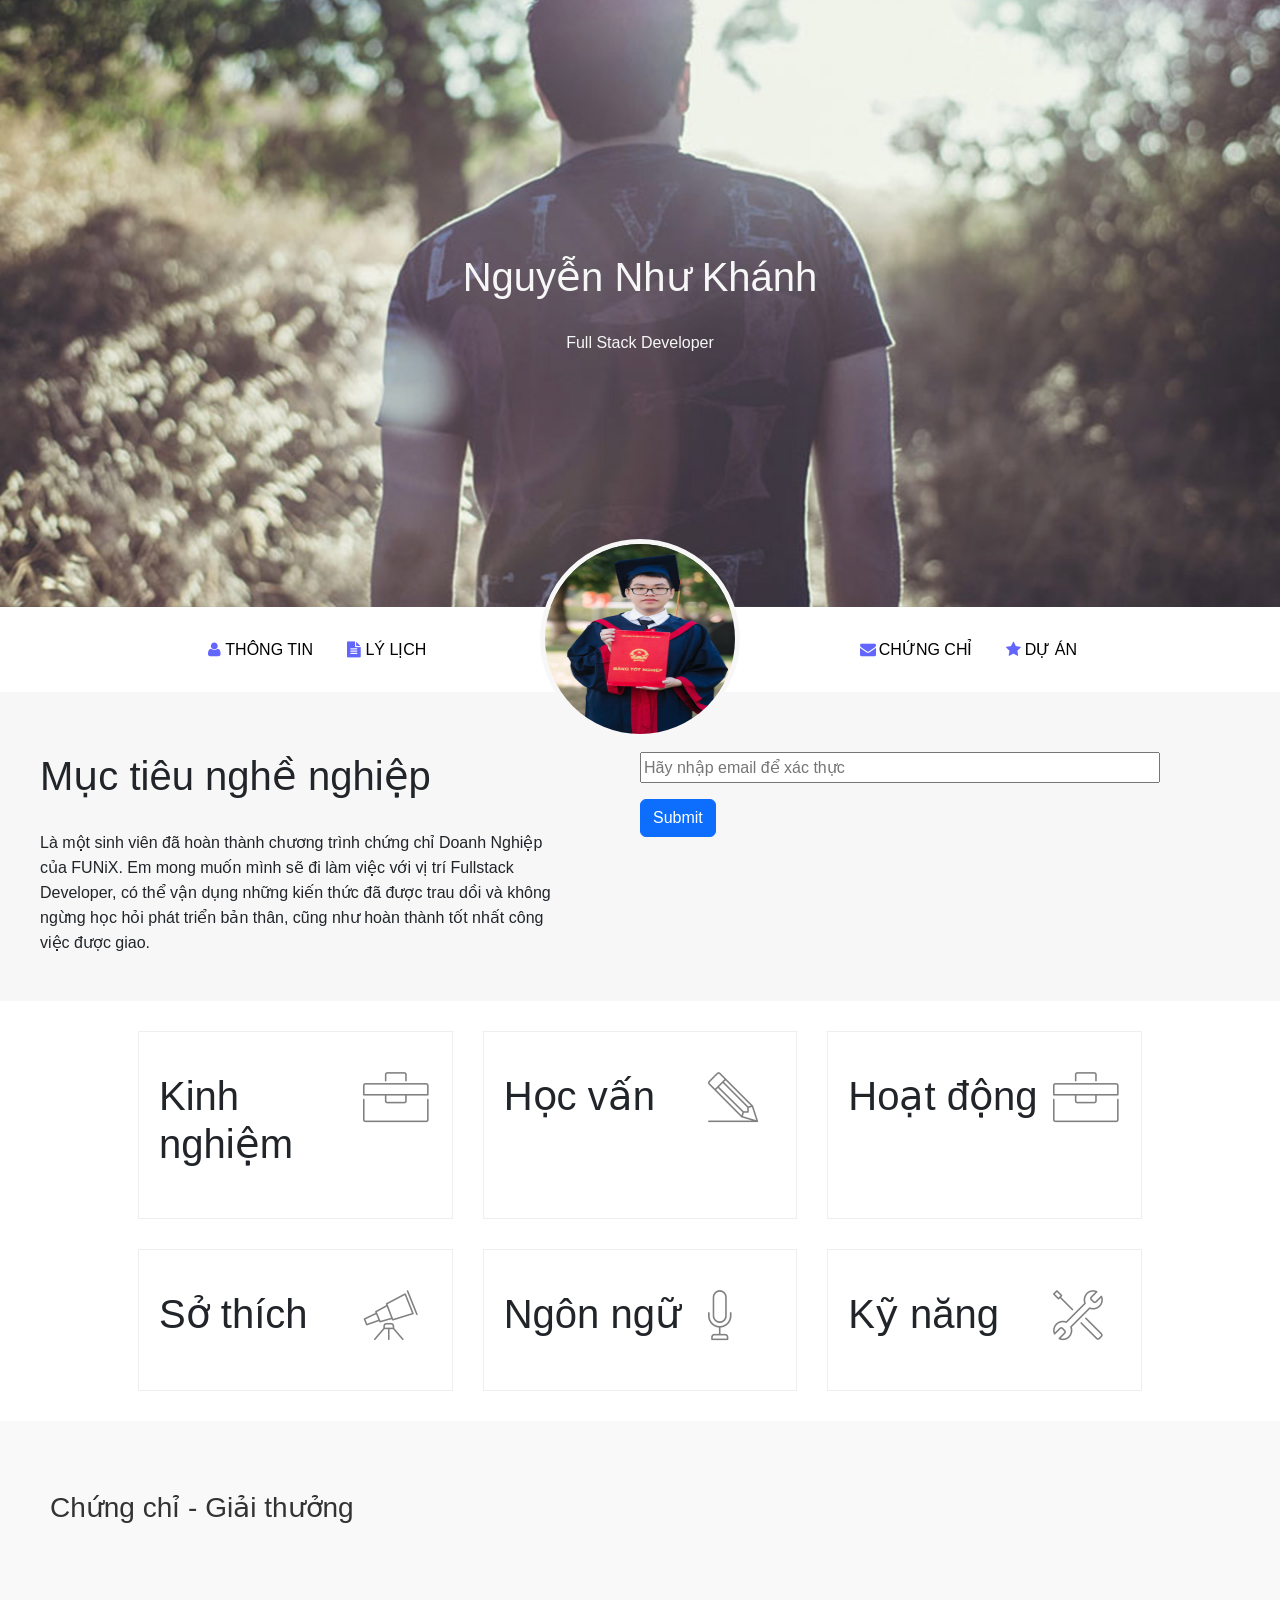
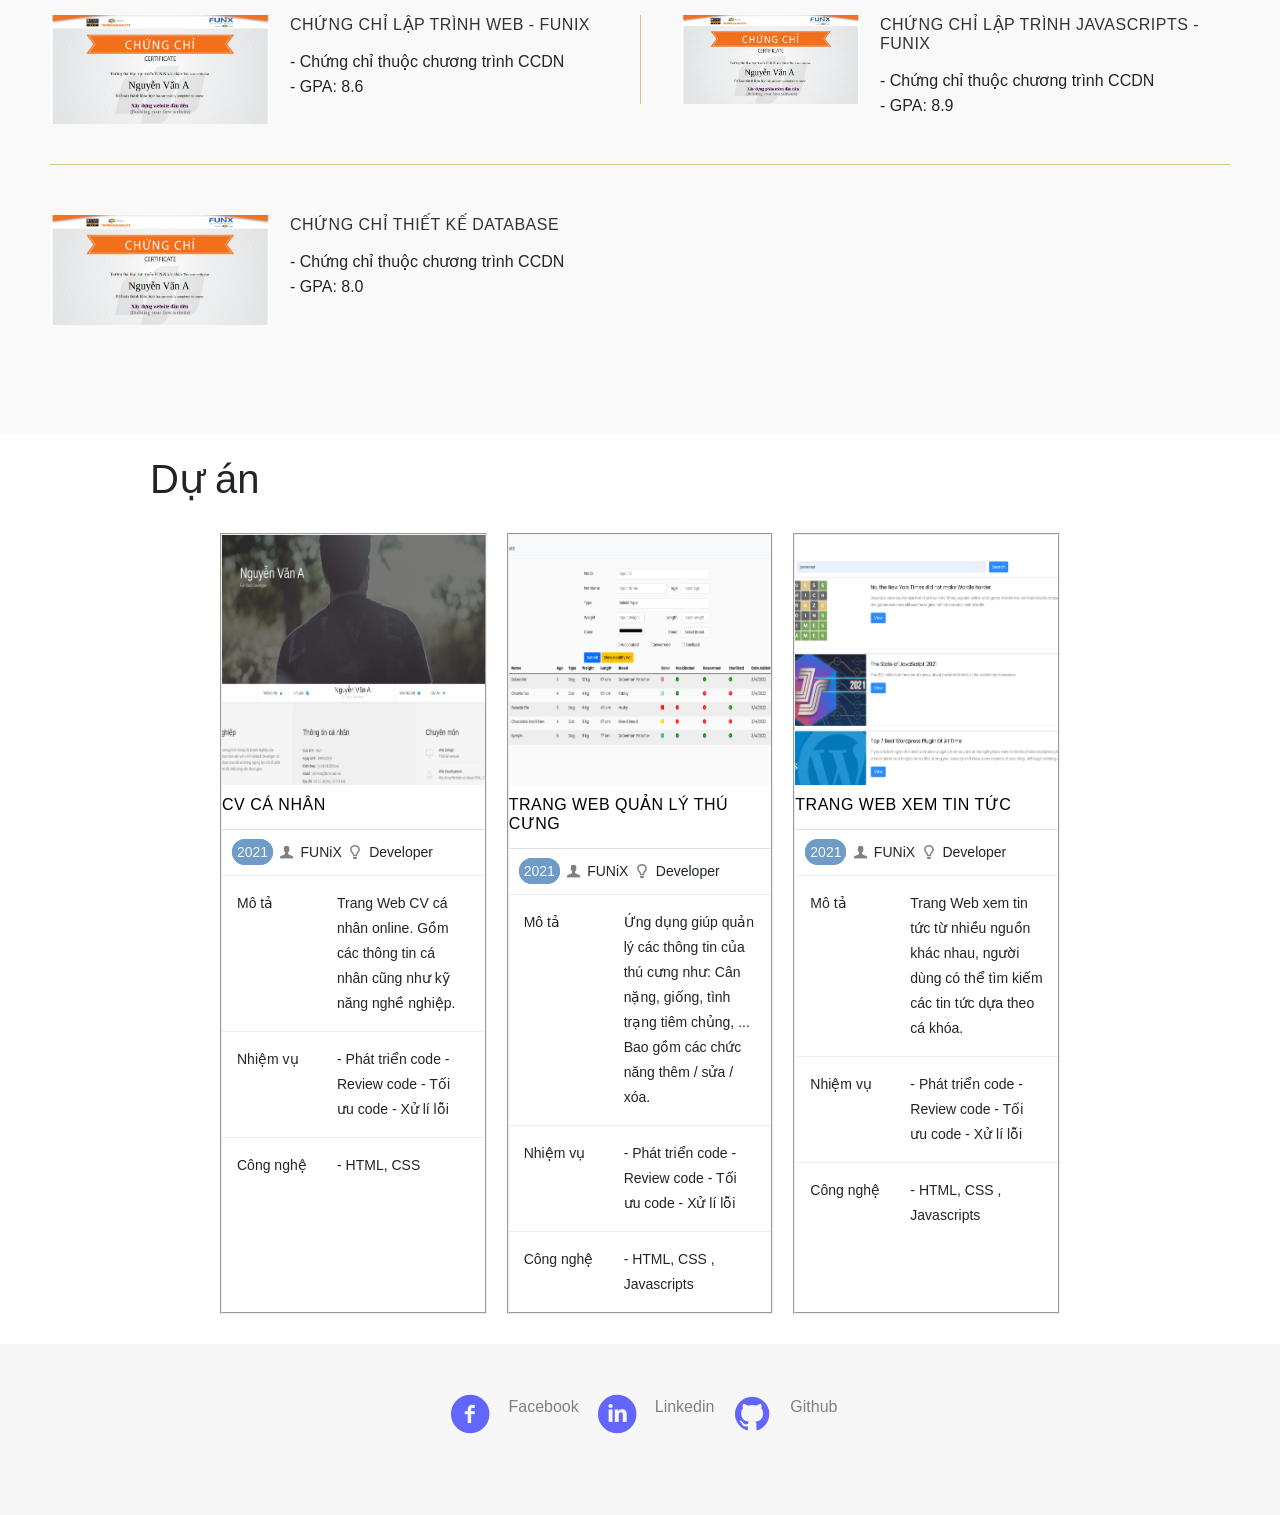
<file: index.html>
<!doctype html>
<html lang="en">
  <head>
    <meta charset="UTF-8" />
    <meta http-equiv="X-UA-Compatible" content="IE=edge" />
    <meta name="viewport" content="width=device-width, initial-scale=1.0" />
    <link
      href="https://cdn.jsdelivr.net/npm/bootstrap@5.0.2/dist/css/bootstrap.min.css"
      rel="stylesheet"
      integrity="sha384-EVSTQN3/azprG1Anm3QDgpJLIm9Nao0Yz1ztcQTwFspd3yD65VohhpuuCOmLASjC"
      crossorigin="anonymous"
    />
    <link
      rel="stylesheet"
      href="https://cdn.jsdelivr.net/npm/bootstrap-icons@1.3.0/font/bootstrap-icons.css"
    />
    <link rel="stylesheet" href="./css/laptop.css" />
    <link rel="stylesheet" href="./css/font.css" />
    <link rel="stylesheet" href="./css/tablet.css" />
    <link rel="stylesheet" href="./css/mobile.css" />
    <title>Assignment 03</title>
  </head>
  <body>
    <!--Đặt position cho banner-->
    <div class="img-banner">
      <img src="images/banner.jpg" alt="banner" width="100%" />

      <div id="banner">
        <h1>Nguyễn Như Khánh</h1>
        <span>Full Stack Developer</span>
      </div>
    </div>

    <!-- Dùng flex box -->
    <section id="nav-bar">
      <nav class="container">
        <a href="#"><i class="icon-user"></i>Thông tin</a>
        <div class="start">
          <a href="#"><i class="icon-doc-text-inv"></i>Lý lịch</a>
        </div>
        <img
          class="avatar"
          src="images/avatar.jpg"
          alt="avatar"
          width="auto"
          height="auto"
        />
        <a href="#"><i class="icon-mail-alt"></i>Chứng chỉ</a>
        <a href="#"><i class="icon-star-1"></i>Dự Án</a>
      </nav>
    </section>

    <!-- Thông tin cụ thể -->
    <section id="about" class="bg-grey">
      <div class="container">
        <div id="target">
          <h1 class="section-title">Mục tiêu nghề nghiệp</h1>
          <p>
            Là một sinh viên đã hoàn thành chương trình chứng chỉ Doanh Nghiệp
            của FUNiX. Em mong muốn mình sẽ đi làm việc với vị trí Fullstack
            Developer, có thể vận dụng những kiến thức đã được trau dồi và không
            ngừng học hỏi phát triển bản thân, cũng như hoàn thành tốt nhất công
            việc được giao.
          </p>
        </div>
        <div id="personal-info">
          <div class="inf hidden">
            <h1 class="section-title">Thông tin cá nhân</h1>
            <ul class="mt-40 info">
              <li><span>Giới tính</span> : Nam</li>
              <li><span>Ngày sinh</span> : 30/11/2010</li>
              <li><span>Điện thoại</span> : 0983467395</li>
              <li><span>Email</span> : khanhnnfx88087@funix.edu.vn</li>
              <li><span>Địa chỉ</span> : Hà Nội - Việt Nam</li>
              <li><span>Website</span> : https://abc.tech</li>
            </ul>
            <i class="icon-twitter"></i>
            <i class="icon-facebook"></i>
            <i class="icon-gplus"></i>
            <i class="icon-linkedin"></i>
          </div>
          <div class="submit-email">
            <input
              type="email"
              id="email"
              placeholder="Hãy nhập email để xác thực"
              style="width: 100%"
            />
            <p class="error-email"></p>
            <button class="btn btn-submit btn-primary">Submit</button>
          </div>
        </div>
      </div>
    </section>
    <!--Thông tin CV-->
    <section id="job-info">
      <div class="container">
        <div class="border-1">
          <div class="grid" style="margin-top: 20px">
            <h1>Kinh nghiệm</h1>
            <i class="ic-toolbox"></i>
          </div>
          <!-- Button có sử dụng class Bootstrap -->
          <button class="view-btn btn btn-outline-warning btn-sm my-2">
            View More
          </button>
          <div class="job-content hidden">
            <ul>
              <li>Full Stack Developer - Công ty Y</li>
              <p class="timeline">05/2022 - <span>Hiện tại</span></p>
              <p>
                - Xây dựng, phát triển Website dựa trên thiết kế và yêu cầu đã
                có.
                <br />
                - Phân tích và thiết kế Database, sử dụng các hệ quản trị CSDL
                (MySQL, SQLServer, NoSQL, …) và viết được các câu truy vấn.
                <br />
                - Sử dụng ngôn ngữ server-side (Python, Java, …) để xây dựng các
                Web Service.
              </p>

              <li>Web Designer - Công ty X</li>
              <p class="timeline">06/2021 - 04/2022</p>
              <p>
                - Thiết kế Website dự trên yêu cầu của khách hàng.
                <br />
                - Sử dụng các công cụ: Figma, Canva, PTS.
              </p>
            </ul>
          </div>
        </div>

        <div class="border-1">
          <div class="grid" style="margin-top: 20px">
            <h1>Học vấn</h1>
            <i class="ic-pencil"></i>
          </div>
          <!-- Button có sử dụng class Bootstrap -->
          <button class="view-btn btn btn-outline-warning btn-sm my-2">
            View More
          </button>
          <div class="job-content hidden">
            <ul>
              <li>FUNiX</li>
              <p class="timeline">06/2021 - 05/2022</p>
              <p>
                Tốt nghiệp chứng chỉ doanh nghiệp nhánh Fullstack. <br />
                - GPA: 9 / 10
              </p>
              <li>Cử nhân - ĐH FPT</li>
              <p class="timeline">08/20116 - 07/2019</p>
              <p>
                Chuyên ngành: Kỹ thuật phần mềm. <br />
                - GPA: 3.2 / 4
              </p>
            </ul>
          </div>
        </div>

        <div class="border-1">
          <div class="grid" style="margin-top: 20px">
            <h1>Hoạt động</h1>
            <i class="ic-toolbox"></i>
          </div>
          <!-- Button có sử dụng class Bootstrap -->
          <button class="view-btn btn btn-outline-warning btn-sm my-2">
            View More
          </button>
          <div class="job-content hidden">
            <ul>
              <li>FPT Edu Hackathon 2019</li>
              <p class="timeline">03/2019 - 05/2019</p>
              <p>
                - Giải 3 bảng A <br />
                - Đề tài: Trang web về phân loại rác thải.
              </p>
              <li>Câu lạc bộ Z</li>
              <p class="timeline">08/2016 - 08/2017</p>
              <p>- Trưởng ban chuyên môn</p>
            </ul>
          </div>
        </div>

        <div class="border-1">
          <div class="grid" style="margin-top: 20px">
            <h1>Sở thích</h1>
            <i class="ic-telescope"></i>
          </div>
          <!-- Button có sử dụng class Bootstrap -->
          <button class="view-btn btn btn-outline-warning btn-sm my-2">
            View More
          </button>
          <div class="job-content hidden">
            <div class="grid-2 hobby">
              <div>
                <i class="ic-megaphone"></i>
                <p>Âm nhạc</p>
              </div>
              <div>
                <i class="ic-strategy"></i>
                <p>Chơi game</p>
              </div>
              <div>
                <i class="ic-hotairballoon"></i>
                <p>Du lịch</p>
              </div>
              <br />
              <div>
                <i class="ic-basket"></i>
                <p class="cooking">Nấu ăn</p>
              </div>
            </div>
          </div>
        </div>

        <div class="border-1">
          <div class="grid" style="margin-top: 20px">
            <h1>Ngôn ngữ</h1>
            <i class="ic-mic"></i>
          </div>
          <!-- Button có sử dụng class Bootstrap -->
          <button class="view-btn btn btn-outline-warning btn-sm my-2">
            View More
          </button>
          <div class="job-content hidden">
            <p>Tiếng Anh - IELTS 7.0</p>
            <span class="score-blue"></span>
            <span class="score-blue"></span>
            <span class="score-grey"></span>
            <p class="first">Tiếng Nhật - JLPT N4</p>
            <span class="score-blue"></span>
            <span class="score-grey"></span>
            <span class="score-grey"></span>
          </div>
        </div>

        <div class="border-1">
          <div class="grid" style="margin-top: 20px">
            <h1>Kỹ năng</h1>
            <i class="ic-tools-2"></i>
          </div>
          <!-- Button có sử dụng class Bootstrap -->
          <button class="view-btn btn btn-outline-warning btn-sm my-2">
            View More
          </button>
          <div class="job-content hidden">
            <p>HTML/CSS: Fundamental</p>
            <span class="score-blue"></span>
            <span class="score-grey"></span>
            <span class="score-grey"></span>
            <p class="first">Javascripts: Intermediate</p>
            <span class="score-blue"></span>
            <span class="score-blue"></span>
            <span class="score-grey"></span>
            <p class="first">NodeJS: Intermediate</p>
            <span class="score-blue"></span>
            <span class="score-blue"></span>
            <span class="score-grey"></span>
            <p class="first">Bootstrap 5: Fundamental</p>
            <span class="score-blue"></span>
            <span class="score-grey"></span>
            <span class="score-grey"></span>
          </div>
        </div>
      </div>
    </section>

    <section id="certificate" class="bg-grey">
      <div class="container">
        <h1 class="section-title">Chứng chỉ - Giải thưởng</h1>
        <div class="certificate-grid">
          <img
            class="img-grid"
            src="images/Cert_WEB.png"
            alt="chung chi lap trinh web - FUNiX"
          />
          <div>
            <h5 class="text-transform">Chứng chỉ lập trình Web - FUNiX</h5>
            <ul class="none">
              <li>- Chứng chỉ thuộc chương trình CCDN</li>
              <li>- GPA: 8.6</li>
            </ul>
          </div>
        </div>
        <div class="certificate-grid border-left-2">
          <img
            class="img-grid img-grid-2"
            src="images/Cert_PRF.png"
            alt="chung chi lap trinh Javascripts - FUNiX"
          />
          <div class="js">
            <h5 class="text-transform">
              Chứng chỉ lập trình Javascripts - FUNiX
            </h5>
            <ul class="none">
              <li>- Chứng chỉ thuộc chương trình CCDN</li>
              <li>- GPA: 8.9</li>
            </ul>
          </div>
        </div>
        <div class="certificate-grid grid-3">
          <img
            class="img-grid"
            src="images/Cert_DBI.png"
            alt="chung chi thiet ke Database - FUNiX"
          />
          <div>
            <h5 class="text-transform">Chứng chỉ thiết kế Database</h5>
            <ul class="none">
              <li>- Chứng chỉ thuộc chương trình CCDN</li>
              <li>- GPA: 8.0</li>
            </ul>
          </div>
        </div>
      </div>
    </section>

    <section id="project">
      <div class="du-an">
        <h1 class="section-title">Dự án</h1>
      </div>
      <div class="container">
        <div class="du-an-border">
          <img class="du-an-img" src="images/project_1.png" alt="du-an-1" />
          <h5 class="text-transform">
            <a href="digital-cv.html">CV cá nhân</a>
          </h5>
          <div class="border-top">
            <span class="border-xanh">2021</span>
            <i class="icon-user-1"></i>
            <span>FUNiX</span>
            <i class="icon-lamp"></i>
            <span>Developer</span>
          </div>
          <div class="du-an-grid">
            <p>Mô tả</p>
            <p>
              Trang Web CV cá nhân online. Gồm các thông tin cá nhân cũng như kỹ
              năng nghề nghiệp.
            </p>
          </div>
          <div class="du-an-grid">
            <p>Nhiệm vụ</p>
            <p>- Phát triển code - Review code - Tối ưu code - Xử lí lỗi</p>
          </div>
          <div class="du-an-grid">
            <p>Công nghệ</p>
            <p>- HTML, CSS</p>
          </div>
        </div>
        <div class="du-an-border">
          <img class="du-an-img" src="images/project_2.png" alt="du-an-2" />
          <h5 class="text-transform">
            <a href="digital-cv.html">Trang Web quản lý thú cưng</a>
          </h5>
          <div class="border-top">
            <span class="border-xanh">2021</span>
            <i class="icon-user-1"></i>
            <span>FUNiX</span>
            <i class="icon-lamp"></i>
            <span>Developer</span>
          </div>
          <div class="du-an-grid">
            <p>Mô tả</p>
            <p>
              Ứng dụng giúp quản lý các thông tin của thú cưng như: Cân nặng,
              giống, tình trạng tiêm chủng, ... Bao gồm các chức năng thêm / sửa
              / xóa.
            </p>
          </div>
          <div class="du-an-grid">
            <p>Nhiệm vụ</p>
            <p>- Phát triển code - Review code - Tối ưu code - Xử lí lỗi</p>
          </div>
          <div class="du-an-grid">
            <p>Công nghệ</p>
            <p>- HTML, CSS , Javascripts</p>
          </div>
        </div>
        <div class="du-an-border">
          <img class="du-an-img" src="images/project_3.png" alt="du-an-3" />
          <h5 class="text-transform">
            <a href="digital-cv.html">Trang Web xem tin tức</a>
          </h5>
          <div class="border-top">
            <span class="border-xanh">2021</span>
            <i class="icon-user-1"></i>
            <span>FUNiX</span>
            <i class="icon-lamp"></i>
            <span>Developer</span>
          </div>
          <div class="du-an-grid">
            <p>Mô tả</p>
            <p>
              Trang Web xem tin tức từ nhiều nguồn khác nhau, người dùng có thể
              tìm kiếm các tin tức dựa theo cá khóa.
            </p>
          </div>
          <div class="du-an-grid">
            <p>Nhiệm vụ</p>
            <p>- Phát triển code - Review code - Tối ưu code - Xử lí lỗi</p>
          </div>
          <div class="du-an-grid">
            <p>Công nghệ</p>
            <p>- HTML, CSS , Javascripts</p>
          </div>
        </div>
      </div>
    </section>
    <!--Chân trang-->
    <section id="footer" class="bg-grey">
      <div class="container">
        <ul>
          <li><i class="icon-facebook-circled"></i></li>
          <p>Facebook</p>
          <li><i class="icon-linkedin-circled"></i></li>
          <p>Linkedin</p>
          <li><i class="icon-github-circled"></i></li>
          <p>Github</p>
        </ul>
      </div>
    </section>
    <script src="script.js"></script>
  </body>
</html>
</file>
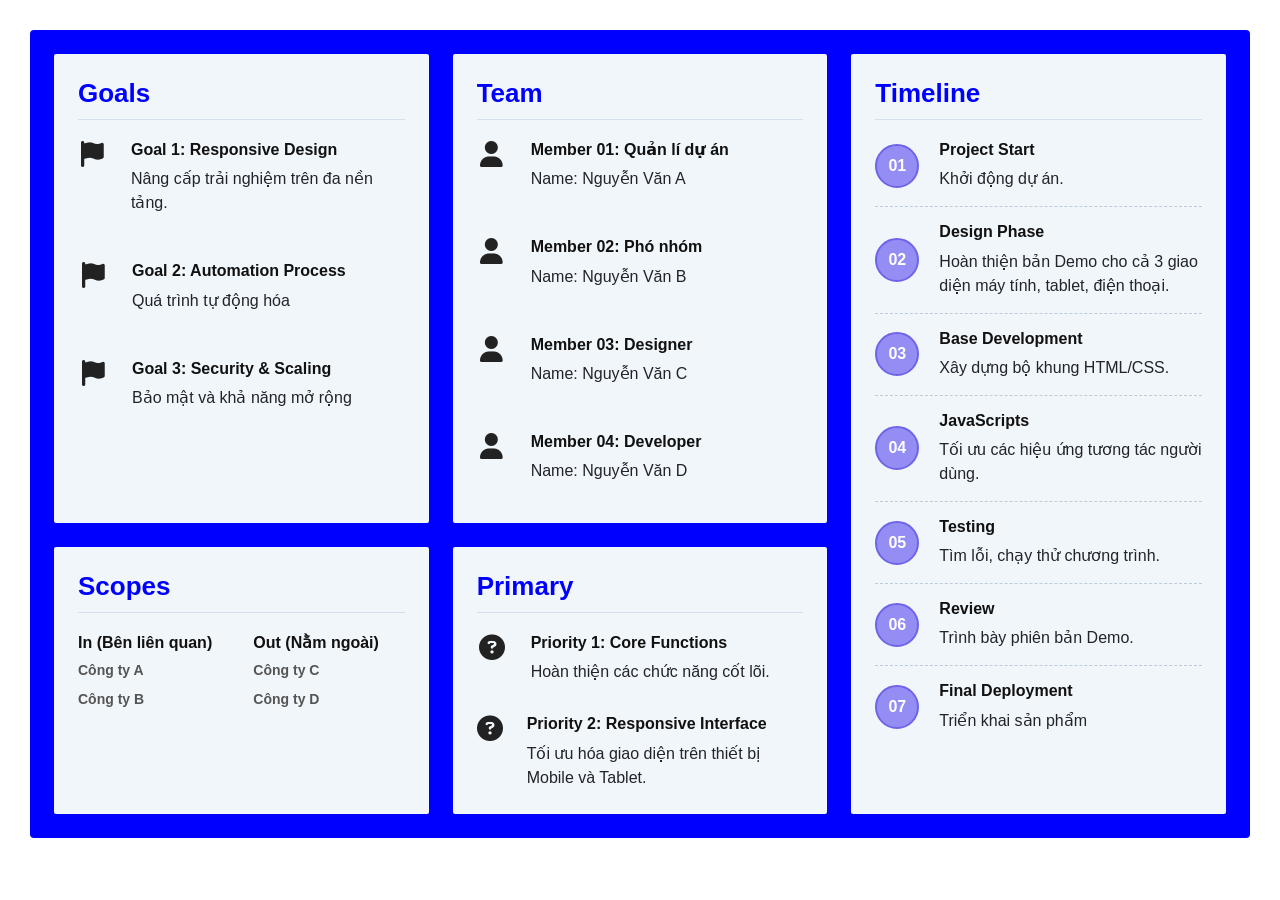
<file: digital-cv.html>
<!doctype html>
<html lang="vi">
  <head>
    <meta charset="UTF-8" />
    <meta name="viewport" content="width=device-width, initial-scale=1.0" />
    <title>Digital - CV</title>
    <link
      href="https://cdn.jsdelivr.net/npm/bootstrap@5.3.0/dist/css/bootstrap.min.css"
      rel="stylesheet"
    />
    <link
      rel="stylesheet"
      href="https://cdnjs.cloudflare.com/ajax/libs/font-awesome/6.4.0/css/all.min.css"
    />
    <link rel="stylesheet" href="CV.css" />
  </head>
  <body>
    <div class="custom-container p-3 p-md-4">
      <div class="row g-3 g-md-4">
        <div class="col-12 col-xl-8">
          <div class="row g-3 g-md-4">
            <!-- Mục tiêu -->
            <div class="col-12 col-md-12 col-xl-6">
              <section class="custom-section h-100">
                <h2>Goals</h2>
                <div class="custom-item">
                  <i class="fa-solid fa-flag icon"></i>
                  <div class="content">
                    <h3>Goal 1: Responsive Design</h3>
                    <p>Nâng cấp trải nghiệm trên đa nền tảng.</p>
                  </div>
                </div>
                <div class="custom-item">
                  <i class="fa-solid fa-flag icon"></i>
                  <div class="content">
                    <h3>Goal 2: Automation Process</h3>
                    <p>Quá trình tự động hóa</p>
                  </div>
                </div>
                <div class="custom-item">
                  <i class="fa-solid fa-flag icon"></i>
                  <div class="content">
                    <h3>Goal 3: Security & Scaling</h3>
                    <p>Bảo mật và khả năng mở rộng</p>
                  </div>
                </div>
              </section>
            </div>
            <!-- Các thành viên làm dự án -->
            <div class="col-12 col-md-12 col-xl-6">
              <section class="custom-section h-100">
                <h2>Team</h2>
                <div class="custom-item">
                  <i class="fa-solid fa-user icon"></i>
                  <div class="content">
                    <h3>Member 01: Quản lí dự án</h3>
                    <p>Name: Nguyễn Văn A</p>
                  </div>
                </div>
                <div class="custom-item">
                  <i class="fa-solid fa-user icon"></i>
                  <div class="content">
                    <h3>Member 02: Phó nhóm</h3>
                    <p>Name: Nguyễn Văn B</p>
                  </div>
                </div>
                <div class="custom-item">
                  <i class="fa-solid fa-user icon"></i>
                  <div class="content">
                    <h3>Member 03: Designer</h3>
                    <p>Name: Nguyễn Văn C</p>
                  </div>
                </div>
                <div class="custom-item">
                  <i class="fa-solid fa-user icon"></i>
                  <div class="content">
                    <h3>Member 04: Developer</h3>
                    <p>Name: Nguyễn Văn D</p>
                  </div>
                </div>
              </section>
            </div>
            <!-- Các bên liên quan -->
            <div class="col-12 col-md-12 col-xl-6">
              <section class="custom-section h-100">
                <h2>Scopes</h2>
                <div class="row">
                  <div class="col-12 col-md-6 mb-3 mb-md-0">
                    <h3 class="mb-2">In (Bên liên quan)</h3>
                    <p class="mb-2 text-muted-custom">
                      <strong>Công ty A</strong>
                    </p>
                    <p class="mb-0 text-muted-custom">
                      <strong>Công ty B</strong>
                    </p>
                  </div>
                  <div class="col-12 col-md-6">
                    <h3 class="mb-2">Out (Nằm ngoài)</h3>
                    <p class="mb-2 text-muted-custom">
                      <strong>Công ty C</strong>
                    </p>
                    <p class="mb-0 text-muted-custom">
                      <strong>Công ty D</strong>
                    </p>
                  </div>
                </div>
              </section>
            </div>
            <!-- Ưu tiên -->
            <div class="col-12 col-md-12 col-xl-6">
              <section class="custom-section h-100">
                <h2>Primary</h2>
                <div class="custom-item">
                  <i class="fa-solid fa-circle-question icon"></i>
                  <div class="content">
                    <h3>Priority 1: Core Functions</h3>
                    <p class="mb-0">Hoàn thiện các chức năng cốt lõi.</p>
                  </div>
                </div>
                <div class="custom-item">
                  <i class="fa-solid fa-circle-question icon"></i>
                  <div class="content">
                    <h3>Priority 2: Responsive Interface</h3>
                    <p class="mb-0">
                      Tối ưu hóa giao diện trên thiết bị Mobile và Tablet.
                    </p>
                  </div>
                </div>
              </section>
            </div>
          </div>
        </div>
        <!-- Tiến độ dự án -->
        <div class="col-12 col-xl-4">
          <section class="custom-section h-100">
            <h2>Timeline</h2>

            <div class="timeline-item">
              <div class="circle">01</div>
              <div class="content">
                <h3>Project Start</h3>
                <p class="mb-0">Khởi động dự án.</p>
              </div>
            </div>

            <div class="timeline-item">
              <div class="circle">02</div>
              <div class="content">
                <h3>Design Phase</h3>
                <p class="mb-0">
                  Hoàn thiện bản Demo cho cả 3 giao diện máy tính, tablet, điện
                  thoại.
                </p>
              </div>
            </div>

            <div class="timeline-item">
              <div class="circle">03</div>
              <div class="content">
                <h3>Base Development</h3>
                <p class="mb-0">Xây dựng bộ khung HTML/CSS.</p>
              </div>
            </div>

            <div class="timeline-item">
              <div class="circle">04</div>
              <div class="content">
                <h3>JavaScripts</h3>
                <p class="mb-0">Tối ưu các hiệu ứng tương tác người dùng.</p>
              </div>
            </div>

            <div class="timeline-item">
              <div class="circle">05</div>
              <div class="content">
                <h3>Testing</h3>
                <p class="mb-0">Tìm lỗi, chạy thử chương trình.</p>
              </div>
            </div>

            <div class="timeline-item">
              <div class="circle">06</div>
              <div class="content">
                <h3>Review</h3>
                <p class="mb-0">Trình bày phiên bản Demo.</p>
              </div>
            </div>

            <div class="timeline-item">
              <div class="circle">07</div>
              <div class="content">
                <h3>Final Deployment</h3>
                <p class="mb-0">Triển khai sản phẩm</p>
              </div>
            </div>
          </section>
        </div>
      </div>
    </div>
  </body>
</html>
</file>
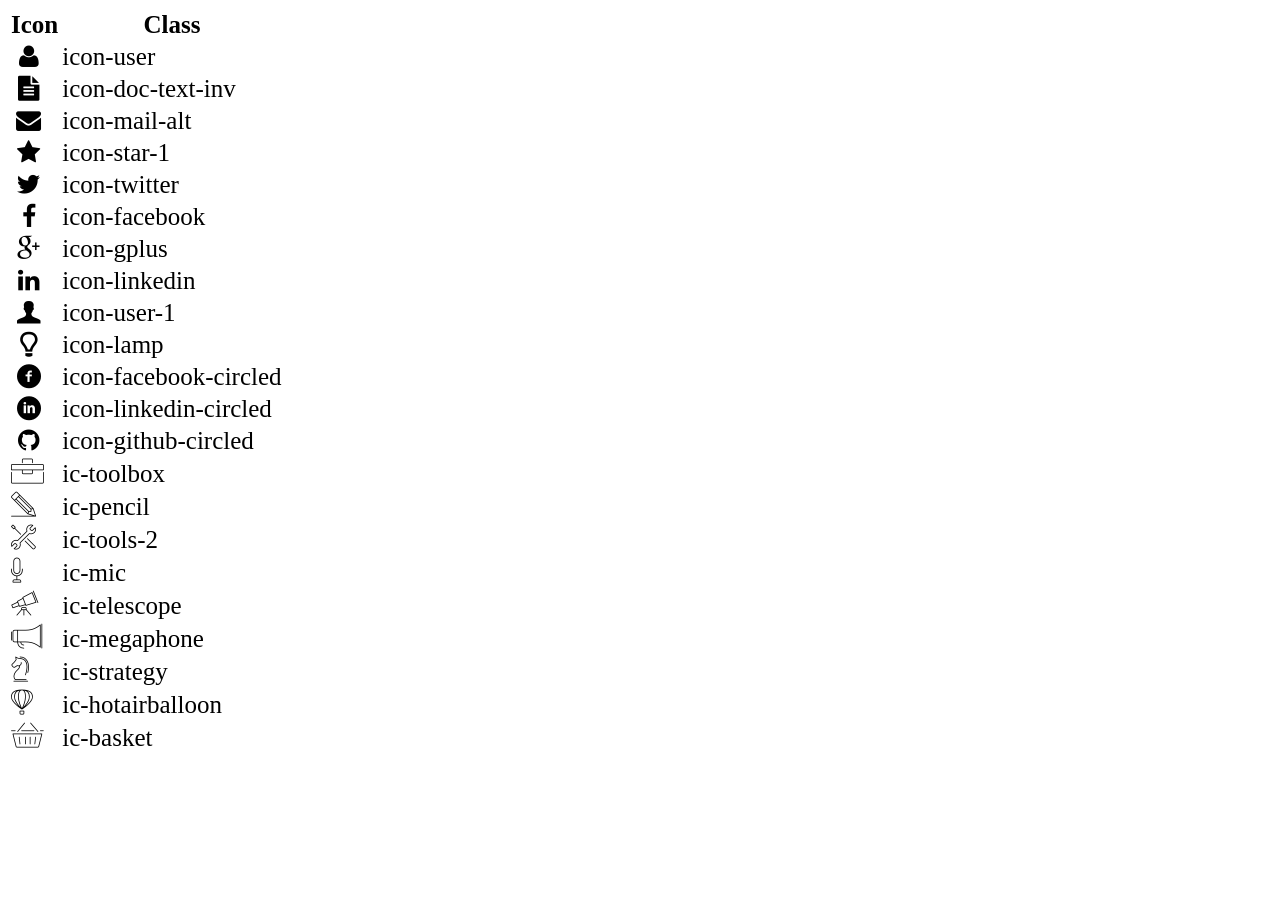
<file: icon-list.html>
<!DOCTYPE html>
<html lang="en">

<head>
    <meta charset="UTF-8">
    <meta http-equiv="X-UA-Compatible" content="IE=edge">
    <meta name="viewport" content="width=device-width, initial-scale=1.0">
    <link rel="stylesheet" href="css/font.css">
    <title>Icon List</title>
</head>

<body>
    <table style="font-size: 25px;">
        <thead>
            <tr>
                <th>Icon</th>
                <th>Class</th>
            </tr>
        </thead>
        <tbody>
            <tr>
                <td><i class="icon-user"></i></td>
                <td>icon-user</td>
            </tr>
            <tr>
                <td><i class="icon-doc-text-inv"></i></td>
                <td>icon-doc-text-inv</td>
            </tr>
            <tr>
                <td><i class="icon-mail-alt"></i></td>
                <td>icon-mail-alt</td>
            </tr>
            <tr>
                <td><i class="icon-star-1"></i></td>
                <td>icon-star-1</td>
            </tr>
            <tr>
                <td><i class="icon-twitter"></i></td>
                <td>icon-twitter</td>
            </tr>
            <tr>
                <td><i class="icon-facebook"></i></td>
                <td>icon-facebook</td>
            </tr>
            <tr>
                <td><i class="icon-gplus"></i></td>
                <td>icon-gplus</td>
            </tr>
            <tr>
                <td><i class="icon-linkedin"></i></td>
                <td>icon-linkedin</td>
            </tr>
            <tr>
                <td><i class="icon-user-1"></i></td>
                <td>icon-user-1</td>
            </tr>
            <tr>
                <td><i class="icon-lamp"></i></td>
                <td>icon-lamp</td>
            </tr>
            <tr>
                <td><i class="icon-facebook-circled"></i></td>
                <td>icon-facebook-circled</td>
            </tr>
            <tr>
                <td><i class="icon-linkedin-circled"></i></td>
                <td>icon-linkedin-circled</td>
            </tr>
            <tr>
                <td><i class="icon-github-circled"></i></td>
                <td>icon-github-circled</td>
            </tr>
            <tr>
                <td><i class="ic-toolbox"></i></td>
                <td>ic-toolbox</td>
            </tr>
            <tr>
                <td><i class="ic-pencil"></i></td>
                <td>ic-pencil</td>
            </tr>
            <tr>
                <td><i class="ic-tools-2"></i></td>
                <td>ic-tools-2</td>
            </tr>

            <tr>
                <td><i class="ic-mic"></i></td>
                <td>ic-mic</td>
            </tr>
            <tr>
                <td><i class="ic-telescope"></i></td>
                <td>ic-telescope</td>
            </tr>
            <tr>
                <td><i class="ic-megaphone"></i></td>
                <td>ic-megaphone</td>
            </tr>
            <tr>
                <td><i class="ic-strategy"></i></td>
                <td>ic-strategy</td>
            </tr>
            <tr>
                <td><i class="ic-hotairballoon"></i></td>
                <td>ic-hotairballoon</td>
            </tr>
            <tr>
                <td><i class="ic-basket"></i></td>
                <td>ic-basket</td>
            </tr>
        </tbody>
    </table>
</body>

</html>
</file>
<file: css/laptop.css>
* {
  margin: 0px;
  font-family: sans-serif;
}

/* Lồng chữ vào ảnh */
.img-banner {
  position: relative;
  text-align: center;
  color: #f7f7f7;
}

#banner {
  position: absolute;
  top: 50%;
  left: 50%;
  transform: translate(-50%, -50%);
}

/* Phần thông tin từ nav-bar đến cuối */
section .container {
  /* width: 1170px; */
  margin: auto;
  display: block;

  padding: 30px 10px;
  line-height: 25px;
}

/* nav-bar */

#nav-bar .container {
  display: flex;
  align-content: center;
  justify-content: center;
  gap: 30px;
  text-transform: uppercase;
  position: relative;
}

.start {
  padding-right: 400px;
}

a {
  color: black;
  text-decoration: none;
}

i {
  color: rgb(99, 102, 252);
}

.bg-grey {
  background: #f7f7f7;
}

/* avatar */
.avatar {
  width: 200px;
  height: 200px;
  border: 5px solid #f7f7f7;
  border-radius: 50%;

  position: absolute;
  top: -80%;
}

/* Mục tiêu nghề nghiệp - thông tin cá nhân */

#about {
  padding-top: 30px;
}

#about .container {
  display: grid;
  grid-template-columns: 1fr 1fr;
  column-gap: 80px;

  margin: 0 30px;
}

h1 {
  margin-bottom: 30px;
}
.info li {
  list-style: none;
}

ul {
  padding: 0;
  margin-bottom: 30px;
}

.hidden {
  display: none;
}

/* input {
  length: 100%;
} */

/* 3 cột 2 hàng */
#job-info .container {
  display: grid;
  width: 80%;
  grid-template-columns: 1fr 1fr 1fr;
  gap: 30px;
}

/* Mới */
.border-1 .view-btn {
  display: none; /* Mặc định ẩn nút */
  transition: all 0.3s ease;
}

/* Hiệu ứng khi HOVER vào vùng .border-1 */
.border-1:hover {
  background-color: #f8f9fa; /* Đổi màu nền nhẹ để tạo điểm nhấn */
  box-shadow: 0 4px 8px rgba(0, 0, 0, 0.1); /* Tạo bóng mờ đổ xuống */
}

/* Khi hover vào .border-1 thì nút .view-btn mới hiển thị ra */
.border-1:hover .view-btn {
  display: inline-block;
}

/* Mới */

.grid {
  display: grid;
  grid-template-columns: 75% 25%;
}

.grid i {
  font-size: 50px;
  margin-bottom: 30px;
  color: grey;
}

.border-1 {
  padding: 20px;
  border-style: ridge;
  border-width: 2px;
}

.timeline {
  font-style: italic;
}

.timeline span {
  background-color: rgb(111, 156, 199);
  color: #f7f7f7;
  border: 5px solid rgb(111, 156, 199);
  border-radius: 20px;
}

.grid-2 {
  display: grid;
  grid-template-columns: 1fr 1fr 1fr 1fr;
  grid-template-rows: auto auto;
  text-align: center;
  gap: 10px;
}

.grid-2 i {
  padding: 20px;
  font-size: 20px;
  border: 2px solid rgb(111, 156, 199);
  border-radius: 50%;
}

/* Thanh thang điểm ngôn ngữ */
.score-blue {
  background: #199cdb;
  display: inline-block;
  height: 4px;
  border-radius: 20px;
  margin-right: 10px;
  width: 45px;
}

.score-grey {
  background: #8c8e8f;
  display: inline-block;
  height: 4px;
  border-radius: 20px;
  margin-right: 10px;
  width: 45px;
}

.du-an-border {
  border-style: groove;
  border-width: 2px;
}

.border-top i {
  color: grey;
}

/* Chứng chỉ - giải thưởng */
#certificate {
  background-color: #f9f9f9;
  padding: 40px 20px;
}

#certificate .container {
  max-width: 1200px;
  margin: 0 auto;
  display: grid;
  grid-template-columns: 1fr 1fr;
}

#certificate .section-title {
  font-size: 28px;
  margin-bottom: 40px;
  color: #333;
}

.container {
  display: grid;
  grid-template-columns: 1fr 1fr;
  row-gap: 40px;
}

.section-title {
  grid-column: 1 / span 2;
}

.certificate-grid {
  display: flex;
  align-items: flex-start;
  gap: 20px;
  padding: 10px 0;
}

/* Đường kẻ dọc giữa 2 chứng chỉ ở hàng 1 */
.img-grid-2 {
  border-left: 1px solid #d6c08d;
  padding-left: 40px;
}

/* Đường kẻ ngang phân tách giữa hàng 1 và hàng 2 */
.certificate-grid {
  border-bottom: 1px solid #d6c08d;
  padding-bottom: 40px;
}

.grid-3 {
  border-bottom: none;
}

.img-grid {
  width: 220px;
  height: auto;
}

.text-transform {
  text-transform: uppercase;
  margin: 0 0 15px 0;
  font-size: 16px;
  color: #333;
  letter-spacing: 0.5px;
}

#certificate ul {
  list-style: none;
  padding: 0;
  margin: 0;
}

.none ul li {
  color: #666;
  margin-bottom: 8px;
}

#project .container {
  display: grid;
  grid-template-columns: 1fr 1fr 1fr;
  gap: 20px;
  font-size: 14px;
  padding-left: 150px;
  padding-right: 150px;
}

#project h1 {
  margin-left: 150px;
  margin-top: 20px;
  margin-bottom: 0;
}
.du-an-grid {
  display: grid;
  grid-template-columns: 100px 1fr; /* Cột trái cố định 100px cho tiêu đề mục */
  padding: 15px;
  border-top: 1px solid #eee; /* Đường kẻ mảnh giữa các mục */
}

.du-an-grid p {
  margin: 0;
  font-size: 14px;
}

.du-an-img {
  margin-bottom: 10px;
  width: 100%;
  height: 250px;
  object-fit: cover;
  display: block;
}

.du-an-border {
  border-style: groove;
  border-width: 2px;
}

.border-top {
  border-top-style: groove;
  padding: 10px;
  border-width: 2px;
}

.border-xanh {
  background-color: rgb(111, 156, 199);
  color: #f7f7f7;
  border: 5px solid rgb(111, 156, 199);
  border-radius: 20px;
}

/* Phần footer */
#footer ul {
  display: flex;
  justify-content: center;
  align-items: center;
  list-style: none;
  gap: 10px;
  padding: 20px;
}

#footer i {
  font-size: 40px;
}

#footer p {
  color: grey;
}
</file>
<file: css/font.css>
@font-face {
	font-family: 'open_sanslight';
	src: url('../fonts/OpenSans-Light-webfont.eot');
	src: url('../fonts/OpenSans-Light-webfont.eot#iefix') format('embedded-opentype'),
		url('../fonts/OpenSans-Light-webfont.woff') format('woff'),
		url('../fonts/OpenSans-Light-webfont.ttf') format('truetype'),
		url('../fonts/OpenSans-Light-webfont.svg#open_sanslight') format('svg');
	font-weight: normal;
	font-style: normal;

}

@font-face {
	font-family: 'open_sansitalic';
	src: url('../fonts/OpenSans-Italic-webfont.eot');
	src: url('../fonts/OpenSans-Italic-webfont.eot#iefix') format('embedded-opentype'),
		url('../fonts/OpenSans-Italic-webfont.woff') format('woff'),
		url('../fonts/OpenSans-Italic-webfont.ttf') format('truetype'),
		url('../fonts/OpenSans-Italic-webfont.svg#open_sansitalic') format('svg');
	font-weight: normal;
	font-style: normal;

}

@font-face {
	font-family: 'open_sanssemibold';
	src: url('../fonts/OpenSans-Semibold-webfont.eot');
	src: url('../fonts/OpenSans-Semibold-webfont.eot#iefix') format('embedded-opentype'),
		url('../fonts/OpenSans-Semibold-webfont.woff') format('woff'),
		url('../fonts/OpenSans-Semibold-webfont.ttf') format('truetype'),
		url('../fonts/OpenSans-Semibold-webfont.svg#open_sanssemibold') format('svg');
	font-weight: normal;
	font-style: normal;

}


@font-face {
	font-family: 'open_sanslight_italic';
	src: url('../fonts/OpenSans-LightItalic-webfont.eot');
	src: url('../fonts/OpenSans-LightItalic-webfont.eot#iefix') format('embedded-opentype'),
		url('../fonts/OpenSans-LightItalic-webfont.woff') format('woff'),
		url('../fonts/OpenSans-LightItalic-webfont.ttf') format('truetype'),
		url('../fonts/OpenSans-LightItalic-webfont.svg#open_sanslight_italic') format('svg');
	font-weight: normal;
	font-style: normal;

}

@font-face {
	font-family: 'open_sansregular';
	src: url('../fonts/OpenSans-Regular-webfont.eot');
	src: url('../fonts/OpenSans-Regular-webfont.eot#iefix') format('embedded-opentype'),
		url('../fonts/OpenSans-Regular-webfont.woff') format('woff'),
		url('../fonts/OpenSans-Regular-webfont.ttf') format('truetype'),
		url('../fonts/OpenSans-Regular-webfont.svg#open_sansregular') format('svg');
	font-weight: normal;
	font-style: normal;

}


@font-face {
	font-family: 'fontello';
	src: url('../fonts/fontello.eot');
	src: url('../fonts/fontello.eot#iefix') format('embedded-opentype'),
		url('../fonts/fontello.woff') format('woff'),
		url('../fonts/fontello.ttf') format('truetype'),
		url('../fonts/fontello.svg#fontello') format('svg');
	font-weight: normal;
	font-style: normal;
}

[class^="icon-"]:before,
[class*=" icon-"]:before {
	font-family: "fontello";
	font-style: normal;
	font-weight: normal;
	speak: none;

	display: inline-block;
	text-decoration: inherit;
	width: 1em;
	margin-right: .2em;
	text-align: center;
	/* opacity: .8; */

	/* For safety - reset parent styles, that can break glyph codes*/
	font-variant: normal;
	text-transform: none;

	/* fix buttons height, for twitter bootstrap */
	line-height: 1em;

	/* Animation center compensation - margins should be symmetric */
	/* remove if not needed */
	margin-left: .2em;

	/* you can be more comfortable with increased icons size */
	/* font-size: 120%; */

	/* Font smoothing. That was taken from TWBS */
	-webkit-font-smoothing: antialiased;
	-moz-osx-font-smoothing: grayscale;

	/* Uncomment for 3D effect */
	/* text-shadow: 1px 1px 1px rgba(127, 127, 127, 0.3); */
}

.icon-emo-happy:before {
	content: '\e800';
}

/* '' */
.icon-emo-wink:before {
	content: '\e801';
}

/* '' */
.icon-emo-wink2:before {
	content: '\e802';
}

/* '' */
.icon-emo-unhappy:before {
	content: '\e803';
}

/* '' */
.icon-emo-sleep:before {
	content: '\e804';
}

/* '' */
.icon-emo-thumbsup:before {
	content: '\e805';
}

/* '' */
.icon-emo-devil:before {
	content: '\e806';
}

/* '' */
.icon-emo-surprised:before {
	content: '\e807';
}

/* '' */
.icon-emo-tongue:before {
	content: '\e808';
}

/* '' */
.icon-emo-coffee:before {
	content: '\e809';
}

/* '' */
.icon-emo-sunglasses:before {
	content: '\e80a';
}

/* '' */
.icon-emo-displeased:before {
	content: '\e80b';
}

/* '' */
.icon-emo-beer:before {
	content: '\e80c';
}

/* '' */
.icon-emo-grin:before {
	content: '\e80d';
}

/* '' */
.icon-emo-angry:before {
	content: '\e80e';
}

/* '' */
.icon-emo-saint:before {
	content: '\e80f';
}

/* '' */
.icon-emo-cry:before {
	content: '\e810';
}

/* '' */
.icon-emo-shoot:before {
	content: '\e811';
}

/* '' */
.icon-emo-squint:before {
	content: '\e812';
}

/* '' */
.icon-emo-laugh:before {
	content: '\e813';
}

/* '' */
.icon-spin1:before {
	content: '\e814';
}

/* '' */
.icon-spin2:before {
	content: '\e815';
}

/* '' */
.icon-spin3:before {
	content: '\e816';
}

/* '' */
.icon-spin4:before {
	content: '\e817';
}

/* '' */
.icon-spin5:before {
	content: '\e818';
}

/* '' */
.icon-spin6:before {
	content: '\e819';
}

/* '' */
.icon-firefox:before {
	content: '\e81a';
}

/* '' */
.icon-chrome:before {
	content: '\e81b';
}

/* '' */
.icon-opera:before {
	content: '\e81c';
}

/* '' */
.icon-ie:before {
	content: '\e81d';
}

/* '' */
.icon-crown:before {
	content: '\e81e';
}

/* '' */
.icon-crown-plus:before {
	content: '\e81f';
}

/* '' */
.icon-crown-minus:before {
	content: '\e820';
}

/* '' */
.icon-marquee:before {
	content: '\e821';
}

/* '' */
.icon-glass:before {
	content: '\e822';
}

/* '' */
.icon-music:before {
	content: '\e823';
}

/* '' */
.icon-search:before {
	content: '\e824';
}

/* '' */
.icon-mail:before {
	content: '\e825';
}

/* '' */
.icon-mail-alt:before {
	content: '\e826';
}

/* '' */
.icon-mail-squared:before {
	content: '\e827';
}

/* '' */
.icon-heart:before {
	content: '\e828';
}

/* '' */
.icon-heart-empty:before {
	content: '\e829';
}

/* '' */
.icon-star-1:before {
	content: '\e82a';
}

/* '' */
.icon-star-empty-1:before {
	content: '\e82b';
}

/* '' */
.icon-star-half:before {
	content: '\e82c';
}

/* '' */
.icon-star-half-alt:before {
	content: '\e82d';
}

/* '' */
.icon-user:before {
	content: '\e82e';
}

/* '' */
.icon-user-plus:before {
	content: '\e82f';
}

/* '' */
.icon-user-times:before {
	content: '\e830';
}

/* '' */
.icon-users:before {
	content: '\e831';
}

/* '' */
.icon-male:before {
	content: '\e832';
}

/* '' */
.icon-female:before {
	content: '\e833';
}

/* '' */
.icon-child:before {
	content: '\e834';
}

/* '' */
.icon-user-secret:before {
	content: '\e835';
}

/* '' */
.icon-video:before {
	content: '\e836';
}

/* '' */
.icon-videocam:before {
	content: '\e837';
}

/* '' */
.icon-picture:before {
	content: '\e838';
}

/* '' */
.icon-camera:before {
	content: '\e839';
}

/* '' */
.icon-camera-alt:before {
	content: '\e83a';
}

/* '' */
.icon-th-large:before {
	content: '\e83b';
}

/* '' */
.icon-th:before {
	content: '\e83c';
}

/* '' */
.icon-th-list:before {
	content: '\e83d';
}

/* '' */
.icon-ok:before {
	content: '\e83e';
}

/* '' */
.icon-ok-circled:before {
	content: '\e83f';
}

/* '' */
.icon-ok-circled2:before {
	content: '\e840';
}

/* '' */
.icon-ok-squared:before {
	content: '\e841';
}

/* '' */
.icon-cancel:before {
	content: '\e842';
}

/* '' */
.icon-cancel-circled:before {
	content: '\e843';
}

/* '' */
.icon-cancel-circled2:before {
	content: '\e844';
}

/* '' */
.icon-plus:before {
	content: '\e845';
}

/* '' */
.icon-plus-circled:before {
	content: '\e846';
}

/* '' */
.icon-plus-squared:before {
	content: '\e847';
}

/* '' */
.icon-plus-squared-alt:before {
	content: '\e848';
}

/* '' */
.icon-minus:before {
	content: '\e849';
}

/* '' */
.icon-minus-circled:before {
	content: '\e84a';
}

/* '' */
.icon-minus-squared:before {
	content: '\e84b';
}

/* '' */
.icon-minus-squared-alt:before {
	content: '\e84c';
}

/* '' */
.icon-help:before {
	content: '\e84d';
}

/* '' */
.icon-help-circled:before {
	content: '\e84e';
}

/* '' */
.icon-info-circled:before {
	content: '\e84f';
}

/* '' */
.icon-info:before {
	content: '\e850';
}

/* '' */
.icon-home:before {
	content: '\e851';
}

/* '' */
.icon-link:before {
	content: '\e852';
}

/* '' */
.icon-unlink:before {
	content: '\e853';
}

/* '' */
.icon-link-ext:before {
	content: '\e854';
}

/* '' */
.icon-link-ext-alt:before {
	content: '\e855';
}

/* '' */
.icon-attach:before {
	content: '\e856';
}

/* '' */
.icon-lock:before {
	content: '\e857';
}

/* '' */
.icon-lock-open:before {
	content: '\e858';
}

/* '' */
.icon-lock-open-alt:before {
	content: '\e859';
}

/* '' */
.icon-pin:before {
	content: '\e85a';
}

/* '' */
.icon-eye:before {
	content: '\e85b';
}

/* '' */
.icon-eye-off:before {
	content: '\e85c';
}

/* '' */
.icon-tag-1:before {
	content: '\e85d';
}

/* '' */
.icon-tags:before {
	content: '\e85e';
}

/* '' */
.icon-bookmark:before {
	content: '\e85f';
}

/* '' */
.icon-bookmark-empty:before {
	content: '\e860';
}

/* '' */
.icon-flag:before {
	content: '\e861';
}

/* '' */
.icon-flag-empty:before {
	content: '\e862';
}

/* '' */
.icon-flag-checkered:before {
	content: '\e863';
}

/* '' */
.icon-thumbs-up:before {
	content: '\e864';
}

/* '' */
.icon-thumbs-down:before {
	content: '\e865';
}

/* '' */
.icon-thumbs-up-alt:before {
	content: '\e866';
}

/* '' */
.icon-thumbs-down-alt:before {
	content: '\e867';
}

/* '' */
.icon-download:before {
	content: '\e868';
}

/* '' */
.icon-upload:before {
	content: '\e869';
}

/* '' */
.icon-download-cloud:before {
	content: '\e86a';
}

/* '' */
.icon-upload-cloud:before {
	content: '\e86b';
}

/* '' */
.icon-reply:before {
	content: '\e86c';
}

/* '' */
.icon-reply-all:before {
	content: '\e86d';
}

/* '' */
.icon-forward:before {
	content: '\e86e';
}

/* '' */
.icon-quote-left:before {
	content: '\e86f';
}

/* '' */
.icon-quote-right:before {
	content: '\e870';
}

/* '' */
.icon-code:before {
	content: '\e871';
}

/* '' */
.icon-export:before {
	content: '\e872';
}

/* '' */
.icon-export-alt:before {
	content: '\e873';
}

/* '' */
.icon-share:before {
	content: '\e874';
}

/* '' */
.icon-share-squared:before {
	content: '\e875';
}

/* '' */
.icon-pencil:before {
	content: '\e876';
}

/* '' */
.icon-pencil-squared:before {
	content: '\e877';
}

/* '' */
.icon-edit:before {
	content: '\e878';
}

/* '' */
.icon-print:before {
	content: '\e879';
}

/* '' */
.icon-retweet:before {
	content: '\e87a';
}

/* '' */
.icon-keyboard:before {
	content: '\e87b';
}

/* '' */
.icon-gamepad:before {
	content: '\e87c';
}

/* '' */
.icon-comment:before {
	content: '\e87d';
}

/* '' */
.icon-chat:before {
	content: '\e87e';
}

/* '' */
.icon-comment-empty:before {
	content: '\e87f';
}

/* '' */
.icon-chat-empty:before {
	content: '\e880';
}

/* '' */
.icon-bell:before {
	content: '\e881';
}

/* '' */
.icon-bell-alt:before {
	content: '\e882';
}

/* '' */
.icon-bell-off:before {
	content: '\e883';
}

/* '' */
.icon-bell-off-empty:before {
	content: '\e884';
}

/* '' */
.icon-attention-alt:before {
	content: '\e885';
}

/* '' */
.icon-attention:before {
	content: '\e886';
}

/* '' */
.icon-attention-circled:before {
	content: '\e887';
}

/* '' */
.icon-location:before {
	content: '\e888';
}

/* '' */
.icon-direction:before {
	content: '\e889';
}

/* '' */
.icon-compass:before {
	content: '\e88a';
}

/* '' */
.icon-trash:before {
	content: '\e88b';
}

/* '' */
.icon-trash-empty:before {
	content: '\e88c';
}

/* '' */
.icon-doc:before {
	content: '\e88d';
}

/* '' */
.icon-docs:before {
	content: '\e88e';
}

/* '' */
.icon-doc-text:before {
	content: '\e88f';
}

/* '' */
.icon-doc-inv:before {
	content: '\e890';
}

/* '' */
.icon-doc-text-inv:before {
	content: '\e891';
}

/* '' */
.icon-file-pdf:before {
	content: '\e892';
}

/* '' */
.icon-file-word:before {
	content: '\e893';
}

/* '' */
.icon-file-excel:before {
	content: '\e894';
}

/* '' */
.icon-file-powerpoint:before {
	content: '\e895';
}

/* '' */
.icon-file-image:before {
	content: '\e896';
}

/* '' */
.icon-file-archive:before {
	content: '\e897';
}

/* '' */
.icon-file-audio:before {
	content: '\e898';
}

/* '' */
.icon-file-video:before {
	content: '\e899';
}

/* '' */
.icon-file-code:before {
	content: '\e89a';
}

/* '' */
.icon-folder:before {
	content: '\e89b';
}

/* '' */
.icon-folder-open:before {
	content: '\e89c';
}

/* '' */
.icon-folder-empty:before {
	content: '\e89d';
}

/* '' */
.icon-folder-open-empty:before {
	content: '\e89e';
}

/* '' */
.icon-box:before {
	content: '\e89f';
}

/* '' */
.icon-rss:before {
	content: '\e8a0';
}

/* '' */
.icon-rss-squared:before {
	content: '\e8a1';
}

/* '' */
.icon-phone:before {
	content: '\e8a2';
}

/* '' */
.icon-phone-squared:before {
	content: '\e8a3';
}

/* '' */
.icon-fax:before {
	content: '\e8a4';
}

/* '' */
.icon-menu:before {
	content: '\e8a5';
}

/* '' */
.icon-cog:before {
	content: '\e8a6';
}

/* '' */
.icon-cog-alt:before {
	content: '\e8a7';
}

/* '' */
.icon-wrench:before {
	content: '\e8a8';
}

/* '' */
.icon-sliders:before {
	content: '\e8a9';
}

/* '' */
.icon-basket:before {
	content: '\e8aa';
}

/* '' */
.icon-cart-plus:before {
	content: '\e8ab';
}

/* '' */
.icon-cart-arrow-down:before {
	content: '\e8ac';
}

/* '' */
.icon-calendar:before {
	content: '\e8ad';
}

/* '' */
.icon-calendar-empty:before {
	content: '\e8ae';
}

/* '' */
.icon-login:before {
	content: '\e8af';
}

/* '' */
.icon-logout:before {
	content: '\e8b0';
}

/* '' */
.icon-mic:before {
	content: '\e8b1';
}

/* '' */
.icon-mute:before {
	content: '\e8b2';
}

/* '' */
.icon-volume-off:before {
	content: '\e8b3';
}

/* '' */
.icon-volume-down:before {
	content: '\e8b4';
}

/* '' */
.icon-volume-up:before {
	content: '\e8b5';
}

/* '' */
.icon-headphones:before {
	content: '\e8b6';
}

/* '' */
.icon-clock:before {
	content: '\e8b7';
}

/* '' */
.icon-lightbulb:before {
	content: '\e8b8';
}

/* '' */
.icon-block:before {
	content: '\e8b9';
}

/* '' */
.icon-resize-full:before {
	content: '\e8ba';
}

/* '' */
.icon-resize-full-alt:before {
	content: '\e8bb';
}

/* '' */
.icon-resize-small:before {
	content: '\e8bc';
}

/* '' */
.icon-resize-vertical:before {
	content: '\e8bd';
}

/* '' */
.icon-resize-horizontal:before {
	content: '\e8be';
}

/* '' */
.icon-move:before {
	content: '\e8bf';
}

/* '' */
.icon-zoom-in:before {
	content: '\e8c0';
}

/* '' */
.icon-zoom-out:before {
	content: '\e8c1';
}

/* '' */
.icon-down-circled2:before {
	content: '\e8c2';
}

/* '' */
.icon-up-circled2:before {
	content: '\e8c3';
}

/* '' */
.icon-left-circled2:before {
	content: '\e8c4';
}

/* '' */
.icon-right-circled2:before {
	content: '\e8c5';
}

/* '' */
.icon-down-dir:before {
	content: '\e8c6';
}

/* '' */
.icon-up-dir:before {
	content: '\e8c7';
}

/* '' */
.icon-left-dir:before {
	content: '\e8c8';
}

/* '' */
.icon-right-dir:before {
	content: '\e8c9';
}

/* '' */
.icon-down-open:before {
	content: '\e8ca';
}

/* '' */
.icon-left-open:before {
	content: '\e8cb';
}

/* '' */
.icon-right-open:before {
	content: '\e8cc';
}

/* '' */
.icon-up-open:before {
	content: '\e8cd';
}

/* '' */
.icon-angle-left:before {
	content: '\e8ce';
}

/* '' */
.icon-angle-right:before {
	content: '\e8cf';
}

/* '' */
.icon-angle-up:before {
	content: '\e8d0';
}

/* '' */
.icon-angle-down:before {
	content: '\e8d1';
}

/* '' */
.icon-angle-circled-left:before {
	content: '\e8d2';
}

/* '' */
.icon-angle-circled-right:before {
	content: '\e8d3';
}

/* '' */
.icon-angle-circled-up:before {
	content: '\e8d4';
}

/* '' */
.icon-angle-circled-down:before {
	content: '\e8d5';
}

/* '' */
.icon-angle-double-left:before {
	content: '\e8d6';
}

/* '' */
.icon-angle-double-right:before {
	content: '\e8d7';
}

/* '' */
.icon-angle-double-up:before {
	content: '\e8d8';
}

/* '' */
.icon-angle-double-down:before {
	content: '\e8d9';
}

/* '' */
.icon-down:before {
	content: '\e8da';
}

/* '' */
.icon-left:before {
	content: '\e8db';
}

/* '' */
.icon-right:before {
	content: '\e8dc';
}

/* '' */
.icon-up:before {
	content: '\e8dd';
}

/* '' */
.icon-down-big:before {
	content: '\e8de';
}

/* '' */
.icon-left-big:before {
	content: '\e8df';
}

/* '' */
.icon-right-big:before {
	content: '\e8e0';
}

/* '' */
.icon-up-big:before {
	content: '\e8e1';
}

/* '' */
.icon-right-hand:before {
	content: '\e8e2';
}

/* '' */
.icon-left-hand:before {
	content: '\e8e3';
}

/* '' */
.icon-up-hand:before {
	content: '\e8e4';
}

/* '' */
.icon-down-hand:before {
	content: '\e8e5';
}

/* '' */
.icon-left-circled:before {
	content: '\e8e6';
}

/* '' */
.icon-right-circled:before {
	content: '\e8e7';
}

/* '' */
.icon-up-circled:before {
	content: '\e8e8';
}

/* '' */
.icon-down-circled:before {
	content: '\e8e9';
}

/* '' */
.icon-cw:before {
	content: '\e8ea';
}

/* '' */
.icon-ccw:before {
	content: '\e8eb';
}

/* '' */
.icon-arrows-cw:before {
	content: '\e8ec';
}

/* '' */
.icon-level-up:before {
	content: '\e8ed';
}

/* '' */
.icon-level-down:before {
	content: '\e8ee';
}

/* '' */
.icon-shuffle:before {
	content: '\e8ef';
}

/* '' */
.icon-exchange:before {
	content: '\e8f0';
}

/* '' */
.icon-history:before {
	content: '\e8f1';
}

/* '' */
.icon-expand:before {
	content: '\e8f2';
}

/* '' */
.icon-collapse:before {
	content: '\e8f3';
}

/* '' */
.icon-expand-right:before {
	content: '\e8f4';
}

/* '' */
.icon-collapse-left:before {
	content: '\e8f5';
}

/* '' */
.icon-play:before {
	content: '\e8f6';
}

/* '' */
.icon-play-circled:before {
	content: '\e8f7';
}

/* '' */
.icon-play-circled2:before {
	content: '\e8f8';
}

/* '' */
.icon-stop:before {
	content: '\e8f9';
}

/* '' */
.icon-pause:before {
	content: '\e8fa';
}

/* '' */
.icon-to-end:before {
	content: '\e8fb';
}

/* '' */
.icon-to-end-alt:before {
	content: '\e8fc';
}

/* '' */
.icon-to-start:before {
	content: '\e8fd';
}

/* '' */
.icon-to-start-alt:before {
	content: '\e8fe';
}

/* '' */
.icon-fast-fw:before {
	content: '\e8ff';
}

/* '' */
.icon-fast-bw:before {
	content: '\e900';
}

/* '' */
.icon-eject:before {
	content: '\e901';
}

/* '' */
.icon-target:before {
	content: '\e902';
}

/* '' */
.icon-signal:before {
	content: '\e903';
}

/* '' */
.icon-wifi:before {
	content: '\e904';
}

/* '' */
.icon-award:before {
	content: '\e905';
}

/* '' */
.icon-desktop:before {
	content: '\e906';
}

/* '' */
.icon-laptop:before {
	content: '\e907';
}

/* '' */
.icon-tablet:before {
	content: '\e908';
}

/* '' */
.icon-mobile:before {
	content: '\e909';
}

/* '' */
.icon-inbox:before {
	content: '\e90a';
}

/* '' */
.icon-globe:before {
	content: '\e90b';
}

/* '' */
.icon-sun:before {
	content: '\e90c';
}

/* '' */
.icon-cloud:before {
	content: '\e90d';
}

/* '' */
.icon-flash:before {
	content: '\e90e';
}

/* '' */
.icon-moon:before {
	content: '\e90f';
}

/* '' */
.icon-umbrella-1:before {
	content: '\e910';
}

/* '' */
.icon-flight:before {
	content: '\e911';
}

/* '' */
.icon-fighter-jet:before {
	content: '\e912';
}

/* '' */
.icon-paper-plane:before {
	content: '\e913';
}

/* '' */
.icon-paper-plane-empty:before {
	content: '\e914';
}

/* '' */
.icon-space-shuttle:before {
	content: '\e915';
}

/* '' */
.icon-leaf:before {
	content: '\e916';
}

/* '' */
.icon-font:before {
	content: '\e917';
}

/* '' */
.icon-bold:before {
	content: '\e918';
}

/* '' */
.icon-medium:before {
	content: '\e919';
}

/* '' */
.icon-italic:before {
	content: '\e91a';
}

/* '' */
.icon-header:before {
	content: '\e91b';
}

/* '' */
.icon-paragraph:before {
	content: '\e91c';
}

/* '' */
.icon-text-height:before {
	content: '\e91d';
}

/* '' */
.icon-text-width:before {
	content: '\e91e';
}

/* '' */
.icon-align-left:before {
	content: '\e91f';
}

/* '' */
.icon-align-center:before {
	content: '\e920';
}

/* '' */
.icon-align-right:before {
	content: '\e921';
}

/* '' */
.icon-align-justify:before {
	content: '\e922';
}

/* '' */
.icon-list:before {
	content: '\e923';
}

/* '' */
.icon-indent-left:before {
	content: '\e924';
}

/* '' */
.icon-indent-right:before {
	content: '\e925';
}

/* '' */
.icon-list-bullet:before {
	content: '\e926';
}

/* '' */
.icon-list-numbered:before {
	content: '\e927';
}

/* '' */
.icon-strike:before {
	content: '\e928';
}

/* '' */
.icon-underline:before {
	content: '\e929';
}

/* '' */
.icon-superscript:before {
	content: '\e92a';
}

/* '' */
.icon-subscript:before {
	content: '\e92b';
}

/* '' */
.icon-table:before {
	content: '\e92c';
}

/* '' */
.icon-columns:before {
	content: '\e92d';
}

/* '' */
.icon-crop:before {
	content: '\e92e';
}

/* '' */
.icon-scissors:before {
	content: '\e92f';
}

/* '' */
.icon-paste:before {
	content: '\e930';
}

/* '' */
.icon-briefcase:before {
	content: '\e931';
}

/* '' */
.icon-suitcase:before {
	content: '\e932';
}

/* '' */
.icon-ellipsis:before {
	content: '\e933';
}

/* '' */
.icon-ellipsis-vert:before {
	content: '\e934';
}

/* '' */
.icon-off:before {
	content: '\e935';
}

/* '' */
.icon-road:before {
	content: '\e936';
}

/* '' */
.icon-list-alt:before {
	content: '\e937';
}

/* '' */
.icon-qrcode:before {
	content: '\e938';
}

/* '' */
.icon-barcode:before {
	content: '\e939';
}

/* '' */
.icon-book:before {
	content: '\e93a';
}

/* '' */
.icon-ajust:before {
	content: '\e93b';
}

/* '' */
.icon-tint:before {
	content: '\e93c';
}

/* '' */
.icon-toggle-off:before {
	content: '\e93d';
}

/* '' */
.icon-toggle-on:before {
	content: '\e93e';
}

/* '' */
.icon-check:before {
	content: '\e93f';
}

/* '' */
.icon-check-empty:before {
	content: '\e940';
}

/* '' */
.icon-circle:before {
	content: '\e941';
}

/* '' */
.icon-circle-empty:before {
	content: '\e942';
}

/* '' */
.icon-circle-thin:before {
	content: '\e943';
}

/* '' */
.icon-circle-notch:before {
	content: '\e944';
}

/* '' */
.icon-dot-circled:before {
	content: '\e945';
}

/* '' */
.icon-asterisk:before {
	content: '\e946';
}

/* '' */
.icon-gift:before {
	content: '\e947';
}

/* '' */
.icon-fire:before {
	content: '\e948';
}

/* '' */
.icon-magnet:before {
	content: '\e949';
}

/* '' */
.icon-chart-bar:before {
	content: '\e94a';
}

/* '' */
.icon-chart-area:before {
	content: '\e94b';
}

/* '' */
.icon-chart-pie:before {
	content: '\e94c';
}

/* '' */
.icon-chart-line:before {
	content: '\e94d';
}

/* '' */
.icon-ticket:before {
	content: '\e94e';
}

/* '' */
.icon-credit-card:before {
	content: '\e94f';
}

/* '' */
.icon-floppy:before {
	content: '\e950';
}

/* '' */
.icon-megaphone:before {
	content: '\e951';
}

/* '' */
.icon-hdd:before {
	content: '\e952';
}

/* '' */
.icon-key:before {
	content: '\e953';
}

/* '' */
.icon-fork:before {
	content: '\e954';
}

/* '' */
.icon-rocket:before {
	content: '\e955';
}

/* '' */
.icon-bug:before {
	content: '\e956';
}

/* '' */
.icon-certificate:before {
	content: '\e957';
}

/* '' */
.icon-tasks:before {
	content: '\e958';
}

/* '' */
.icon-filter:before {
	content: '\e959';
}

/* '' */
.icon-beaker:before {
	content: '\e95a';
}

/* '' */
.icon-magic:before {
	content: '\e95b';
}

/* '' */
.icon-cab:before {
	content: '\e95c';
}

/* '' */
.icon-taxi:before {
	content: '\e95d';
}

/* '' */
.icon-truck:before {
	content: '\e95e';
}

/* '' */
.icon-bus:before {
	content: '\e95f';
}

/* '' */
.icon-bicycle:before {
	content: '\e960';
}

/* '' */
.icon-motorcycle:before {
	content: '\e961';
}

/* '' */
.icon-train:before {
	content: '\e962';
}

/* '' */
.icon-subway:before {
	content: '\e963';
}

/* '' */
.icon-ship:before {
	content: '\e964';
}

/* '' */
.icon-money:before {
	content: '\e965';
}

/* '' */
.icon-euro:before {
	content: '\e966';
}

/* '' */
.icon-pound:before {
	content: '\e967';
}

/* '' */
.icon-dollar:before {
	content: '\e968';
}

/* '' */
.icon-rupee:before {
	content: '\e969';
}

/* '' */
.icon-yen:before {
	content: '\e96a';
}

/* '' */
.icon-rouble:before {
	content: '\e96b';
}

/* '' */
.icon-shekel:before {
	content: '\e96c';
}

/* '' */
.icon-try:before {
	content: '\e96d';
}

/* '' */
.icon-won:before {
	content: '\e96e';
}

/* '' */
.icon-bitcoin:before {
	content: '\e96f';
}

/* '' */
.icon-viacoin:before {
	content: '\e970';
}

/* '' */
.icon-sort:before {
	content: '\e971';
}

/* '' */
.icon-sort-down:before {
	content: '\e972';
}

/* '' */
.icon-sort-up:before {
	content: '\e973';
}

/* '' */
.icon-sort-alt-up:before {
	content: '\e974';
}

/* '' */
.icon-sort-alt-down:before {
	content: '\e975';
}

/* '' */
.icon-sort-name-up:before {
	content: '\e976';
}

/* '' */
.icon-sort-name-down:before {
	content: '\e977';
}

/* '' */
.icon-sort-number-up:before {
	content: '\e978';
}

/* '' */
.icon-sort-number-down:before {
	content: '\e979';
}

/* '' */
.icon-hammer:before {
	content: '\e97a';
}

/* '' */
.icon-gauge:before {
	content: '\e97b';
}

/* '' */
.icon-sitemap:before {
	content: '\e97c';
}

/* '' */
.icon-spinner:before {
	content: '\e97d';
}

/* '' */
.icon-coffee:before {
	content: '\e97e';
}

/* '' */
.icon-food:before {
	content: '\e97f';
}

/* '' */
.icon-beer:before {
	content: '\e980';
}

/* '' */
.icon-user-md:before {
	content: '\e981';
}

/* '' */
.icon-stethoscope:before {
	content: '\e982';
}

/* '' */
.icon-heartbeat:before {
	content: '\e983';
}

/* '' */
.icon-ambulance:before {
	content: '\e984';
}

/* '' */
.icon-medkit:before {
	content: '\e985';
}

/* '' */
.icon-h-sigh:before {
	content: '\e986';
}

/* '' */
.icon-bed:before {
	content: '\e987';
}

/* '' */
.icon-hospital:before {
	content: '\e988';
}

/* '' */
.icon-building:before {
	content: '\e989';
}

/* '' */
.icon-building-filled:before {
	content: '\e98a';
}

/* '' */
.icon-bank:before {
	content: '\e98b';
}

/* '' */
.icon-smile:before {
	content: '\e98c';
}

/* '' */
.icon-frown:before {
	content: '\e98d';
}

/* '' */
.icon-meh:before {
	content: '\e98e';
}

/* '' */
.icon-anchor:before {
	content: '\e98f';
}

/* '' */
.icon-terminal:before {
	content: '\e990';
}

/* '' */
.icon-eraser:before {
	content: '\e991';
}

/* '' */
.icon-puzzle:before {
	content: '\e992';
}

/* '' */
.icon-shield:before {
	content: '\e993';
}

/* '' */
.icon-extinguisher:before {
	content: '\e994';
}

/* '' */
.icon-bullseye:before {
	content: '\e995';
}

/* '' */
.icon-wheelchair:before {
	content: '\e996';
}

/* '' */
.icon-language:before {
	content: '\e997';
}

/* '' */
.icon-graduation-cap:before {
	content: '\e998';
}

/* '' */
.icon-paw:before {
	content: '\e999';
}

/* '' */
.icon-spoon:before {
	content: '\e99a';
}

/* '' */
.icon-cube:before {
	content: '\e99b';
}

/* '' */
.icon-cubes:before {
	content: '\e99c';
}

/* '' */
.icon-recycle:before {
	content: '\e99d';
}

/* '' */
.icon-tree:before {
	content: '\e99e';
}

/* '' */
.icon-database:before {
	content: '\e99f';
}

/* '' */
.icon-server:before {
	content: '\e9a0';
}

/* '' */
.icon-lifebuoy:before {
	content: '\e9a1';
}

/* '' */
.icon-rebel:before {
	content: '\e9a2';
}

/* '' */
.icon-empire:before {
	content: '\e9a3';
}

/* '' */
.icon-bomb:before {
	content: '\e9a4';
}

/* '' */
.icon-soccer-ball:before {
	content: '\e9a5';
}

/* '' */
.icon-tty:before {
	content: '\e9a6';
}

/* '' */
.icon-binoculars:before {
	content: '\e9a7';
}

/* '' */
.icon-plug:before {
	content: '\e9a8';
}

/* '' */
.icon-newspaper:before {
	content: '\e9a9';
}

/* '' */
.icon-calc:before {
	content: '\e9aa';
}

/* '' */
.icon-copyright:before {
	content: '\e9ab';
}

/* '' */
.icon-at:before {
	content: '\e9ac';
}

/* '' */
.icon-eyedropper:before {
	content: '\e9ad';
}

/* '' */
.icon-brush:before {
	content: '\e9ae';
}

/* '' */
.icon-birthday:before {
	content: '\e9af';
}

/* '' */
.icon-diamond:before {
	content: '\e9b0';
}

/* '' */
.icon-street-view:before {
	content: '\e9b1';
}

/* '' */
.icon-venus:before {
	content: '\e9b2';
}

/* '' */
.icon-mars:before {
	content: '\e9b3';
}

/* '' */
.icon-mercury:before {
	content: '\e9b4';
}

/* '' */
.icon-transgender:before {
	content: '\e9b5';
}

/* '' */
.icon-transgender-alt:before {
	content: '\e9b6';
}

/* '' */
.icon-venus-double:before {
	content: '\e9b7';
}

/* '' */
.icon-mars-double:before {
	content: '\e9b8';
}

/* '' */
.icon-venus-mars:before {
	content: '\e9b9';
}

/* '' */
.icon-mars-stroke:before {
	content: '\e9ba';
}

/* '' */
.icon-mars-stroke-v:before {
	content: '\e9bb';
}

/* '' */
.icon-mars-stroke-h:before {
	content: '\e9bc';
}

/* '' */
.icon-neuter:before {
	content: '\e9bd';
}

/* '' */
.icon-cc-visa:before {
	content: '\e9be';
}

/* '' */
.icon-cc-mastercard:before {
	content: '\e9bf';
}

/* '' */
.icon-cc-discover:before {
	content: '\e9c0';
}

/* '' */
.icon-cc-amex:before {
	content: '\e9c1';
}

/* '' */
.icon-cc-paypal:before {
	content: '\e9c2';
}

/* '' */
.icon-cc-stripe:before {
	content: '\e9c3';
}

/* '' */
.icon-adn:before {
	content: '\e9c4';
}

/* '' */
.icon-android:before {
	content: '\e9c5';
}

/* '' */
.icon-angellist:before {
	content: '\e9c6';
}

/* '' */
.icon-apple:before {
	content: '\e9c7';
}

/* '' */
.icon-behance:before {
	content: '\e9c8';
}

/* '' */
.icon-behance-squared:before {
	content: '\e9c9';
}

/* '' */
.icon-bitbucket:before {
	content: '\e9ca';
}

/* '' */
.icon-bitbucket-squared:before {
	content: '\e9cb';
}

/* '' */
.icon-buysellads:before {
	content: '\e9cc';
}

/* '' */
.icon-cc:before {
	content: '\e9cd';
}

/* '' */
.icon-codeopen:before {
	content: '\e9ce';
}

/* '' */
.icon-connectdevelop:before {
	content: '\e9cf';
}

/* '' */
.icon-css3:before {
	content: '\e9d0';
}

/* '' */
.icon-dashcube:before {
	content: '\e9d1';
}

/* '' */
.icon-delicious:before {
	content: '\e9d2';
}

/* '' */
.icon-deviantart:before {
	content: '\e9d3';
}

/* '' */
.icon-digg:before {
	content: '\e9d4';
}

/* '' */
.icon-dribbble:before {
	content: '\e9d5';
}

/* '' */
.icon-dropbox:before {
	content: '\e9d6';
}

/* '' */
.icon-drupal:before {
	content: '\e9d7';
}

/* '' */
.icon-facebook:before {
	content: '\e9d8';
}

/* '' */
.icon-facebook-squared:before {
	content: '\e9d9';
}

/* '' */
.icon-facebook-official:before {
	content: '\e9da';
}

/* '' */
.icon-flickr:before {
	content: '\e9db';
}

/* '' */
.icon-forumbee:before {
	content: '\e9dc';
}

/* '' */
.icon-foursquare:before {
	content: '\e9dd';
}

/* '' */
.icon-git-squared:before {
	content: '\e9de';
}

/* '' */
.icon-git:before {
	content: '\e9df';
}

/* '' */
.icon-github:before {
	content: '\e9e0';
}

/* '' */
.icon-github-squared:before {
	content: '\e9e1';
}

/* '' */
.icon-github-circled:before {
	content: '\e9e2';
}

/* '' */
.icon-gittip:before {
	content: '\e9e3';
}

/* '' */
.icon-google:before {
	content: '\e9e4';
}

/* '' */
.icon-gplus:before {
	content: '\e9e5';
}

/* '' */
.icon-gplus-squared:before {
	content: '\e9e6';
}

/* '' */
.icon-gwallet:before {
	content: '\e9e7';
}

/* '' */
.icon-hacker-news:before {
	content: '\e9e8';
}

/* '' */
.icon-html5:before {
	content: '\e9e9';
}

/* '' */
.icon-instagram:before {
	content: '\e9ea';
}

/* '' */
.icon-ioxhost:before {
	content: '\e9eb';
}

/* '' */
.icon-joomla:before {
	content: '\e9ec';
}

/* '' */
.icon-jsfiddle:before {
	content: '\e9ed';
}

/* '' */
.icon-lastfm:before {
	content: '\e9ee';
}

/* '' */
.icon-lastfm-squared:before {
	content: '\e9ef';
}

/* '' */
.icon-leanpub:before {
	content: '\e9f0';
}

/* '' */
.icon-linkedin-squared:before {
	content: '\e9f1';
}

/* '' */
.icon-linux:before {
	content: '\e9f2';
}

/* '' */
.icon-linkedin:before {
	content: '\e9f3';
}

/* '' */
.icon-maxcdn:before {
	content: '\e9f4';
}

/* '' */
.icon-meanpath:before {
	content: '\e9f5';
}

/* '' */
.icon-openid:before {
	content: '\e9f6';
}

/* '' */
.icon-pagelines:before {
	content: '\e9f7';
}

/* '' */
.icon-paypal:before {
	content: '\e9f8';
}

/* '' */
.icon-pied-piper-squared:before {
	content: '\e9f9';
}

/* '' */
.icon-pied-piper-alt:before {
	content: '\e9fa';
}

/* '' */
.icon-pinterest:before {
	content: '\e9fb';
}

/* '' */
.icon-pinterest-circled:before {
	content: '\e9fc';
}

/* '' */
.icon-pinterest-squared:before {
	content: '\e9fd';
}

/* '' */
.icon-qq:before {
	content: '\e9fe';
}

/* '' */
.icon-reddit:before {
	content: '\e9ff';
}

/* '' */
.icon-reddit-squared:before {
	content: '\ea00';
}

/* '' */
.icon-renren:before {
	content: '\ea01';
}

/* '' */
.icon-sellsy:before {
	content: '\ea02';
}

/* '' */
.icon-shirtsinbulk:before {
	content: '\ea03';
}

/* '' */
.icon-simplybuilt:before {
	content: '\ea04';
}

/* '' */
.icon-skyatlas:before {
	content: '\ea05';
}

/* '' */
.icon-skype:before {
	content: '\ea06';
}

/* '' */
.icon-slack:before {
	content: '\ea07';
}

/* '' */
.icon-slideshare:before {
	content: '\ea08';
}

/* '' */
.icon-soundcloud:before {
	content: '\ea09';
}

/* '' */
.icon-spotify:before {
	content: '\ea0a';
}

/* '' */
.icon-stackexchange:before {
	content: '\ea0b';
}

/* '' */
.icon-stackoverflow:before {
	content: '\ea0c';
}

/* '' */
.icon-steam:before {
	content: '\ea0d';
}

/* '' */
.icon-steam-squared:before {
	content: '\ea0e';
}

/* '' */
.icon-stumbleupon:before {
	content: '\ea0f';
}

/* '' */
.icon-stumbleupon-circled:before {
	content: '\ea10';
}

/* '' */
.icon-tencent-weibo:before {
	content: '\ea11';
}

/* '' */
.icon-trello:before {
	content: '\ea12';
}

/* '' */
.icon-tumblr:before {
	content: '\ea13';
}

/* '' */
.icon-tumblr-squared:before {
	content: '\ea14';
}

/* '' */
.icon-twitch:before {
	content: '\ea15';
}

/* '' */
.icon-note:before {
	content: '\ea16';
}

/* '' */
.icon-note-beamed:before {
	content: '\ea17';
}

/* '' */
.icon-music-1:before {
	content: '\ea18';
}

/* '' */
.icon-search-1:before {
	content: '\ea19';
}

/* '' */
.icon-flashlight:before {
	content: '\ea1a';
}

/* '' */
.icon-mail-1:before {
	content: '\ea1b';
}

/* '' */
.icon-heart-1:before {
	content: '\ea1c';
}

/* '' */
.icon-heart-empty-1:before {
	content: '\ea1d';
}

/* '' */
.icon-star:before {
	content: '\ea1e';
}

/* '' */
.icon-star-empty:before {
	content: '\ea1f';
}

/* '' */
.icon-user-1:before {
	content: '\ea20';
}

/* '' */
.icon-users-1:before {
	content: '\ea21';
}

/* '' */
.icon-user-add:before {
	content: '\ea22';
}

/* '' */
.icon-video-1:before {
	content: '\ea23';
}

/* '' */
.icon-picture-1:before {
	content: '\ea24';
}

/* '' */
.icon-camera-1:before {
	content: '\ea25';
}

/* '' */
.icon-layout:before {
	content: '\ea26';
}

/* '' */
.icon-menu-1:before {
	content: '\ea27';
}

/* '' */
.icon-check-1:before {
	content: '\ea28';
}

/* '' */
.icon-cancel-1:before {
	content: '\ea29';
}

/* '' */
.icon-cancel-circled-1:before {
	content: '\ea2a';
}

/* '' */
.icon-cancel-squared:before {
	content: '\ea2b';
}

/* '' */
.icon-plus-1:before {
	content: '\ea2c';
}

/* '' */
.icon-plus-circled-1:before {
	content: '\ea2d';
}

/* '' */
.icon-plus-squared-1:before {
	content: '\ea2e';
}

/* '' */
.icon-minus-1:before {
	content: '\ea2f';
}

/* '' */
.icon-minus-circled-1:before {
	content: '\ea30';
}

/* '' */
.icon-minus-squared-1:before {
	content: '\ea31';
}

/* '' */
.icon-help-1:before {
	content: '\ea32';
}

/* '' */
.icon-help-circled-1:before {
	content: '\ea33';
}

/* '' */
.icon-info-1:before {
	content: '\ea34';
}

/* '' */
.icon-info-circled-1:before {
	content: '\ea35';
}

/* '' */
.icon-back:before {
	content: '\ea36';
}

/* '' */
.icon-home-1:before {
	content: '\ea37';
}

/* '' */
.icon-link-1:before {
	content: '\ea38';
}

/* '' */
.icon-attach-1:before {
	content: '\ea39';
}

/* '' */
.icon-lock-1:before {
	content: '\ea3a';
}

/* '' */
.icon-lock-open-1:before {
	content: '\ea3b';
}

/* '' */
.icon-eye-1:before {
	content: '\ea3c';
}

/* '' */
.icon-tag:before {
	content: '\ea3d';
}

/* '' */
.icon-bookmark-1:before {
	content: '\ea3e';
}

/* '' */
.icon-bookmarks:before {
	content: '\ea3f';
}

/* '' */
.icon-flag-1:before {
	content: '\ea40';
}

/* '' */
.icon-thumbs-up-1:before {
	content: '\ea41';
}

/* '' */
.icon-thumbs-down-1:before {
	content: '\ea42';
}

/* '' */
.icon-download-1:before {
	content: '\ea43';
}

/* '' */
.icon-upload-1:before {
	content: '\ea44';
}

/* '' */
.icon-upload-cloud-1:before {
	content: '\ea45';
}

/* '' */
.icon-reply-1:before {
	content: '\ea46';
}

/* '' */
.icon-reply-all-1:before {
	content: '\ea47';
}

/* '' */
.icon-forward-1:before {
	content: '\ea48';
}

/* '' */
.icon-quote:before {
	content: '\ea49';
}

/* '' */
.icon-code-1:before {
	content: '\ea4a';
}

/* '' */
.icon-export-1:before {
	content: '\ea4b';
}

/* '' */
.icon-pencil-1:before {
	content: '\ea4c';
}

/* '' */
.icon-feather:before {
	content: '\ea4d';
}

/* '' */
.icon-print-1:before {
	content: '\ea4e';
}

/* '' */
.icon-retweet-1:before {
	content: '\ea4f';
}

/* '' */
.icon-keyboard-1:before {
	content: '\ea50';
}

/* '' */
.icon-comment-1:before {
	content: '\ea51';
}

/* '' */
.icon-chat-1:before {
	content: '\ea52';
}

/* '' */
.icon-bell-1:before {
	content: '\ea53';
}

/* '' */
.icon-attention-1:before {
	content: '\ea54';
}

/* '' */
.icon-alert:before {
	content: '\ea55';
}

/* '' */
.icon-vcard:before {
	content: '\ea56';
}

/* '' */
.icon-address:before {
	content: '\ea57';
}

/* '' */
.icon-location-1:before {
	content: '\ea58';
}

/* '' */
.icon-map:before {
	content: '\ea59';
}

/* '' */
.icon-direction-1:before {
	content: '\ea5a';
}

/* '' */
.icon-compass-1:before {
	content: '\ea5b';
}

/* '' */
.icon-cup:before {
	content: '\ea5c';
}

/* '' */
.icon-trash-1:before {
	content: '\ea5d';
}

/* '' */
.icon-doc-1:before {
	content: '\ea5e';
}

/* '' */
.icon-docs-1:before {
	content: '\ea5f';
}

/* '' */
.icon-doc-landscape:before {
	content: '\ea60';
}

/* '' */
.icon-doc-text-1:before {
	content: '\ea61';
}

/* '' */
.icon-doc-text-inv-1:before {
	content: '\ea62';
}

/* '' */
.icon-newspaper-1:before {
	content: '\ea63';
}

/* '' */
.icon-book-open:before {
	content: '\ea64';
}

/* '' */
.icon-book-1:before {
	content: '\ea65';
}

/* '' */
.icon-folder-1:before {
	content: '\ea66';
}

/* '' */
.icon-archive:before {
	content: '\ea67';
}

/* '' */
.icon-box-1:before {
	content: '\ea68';
}

/* '' */
.icon-rss-1:before {
	content: '\ea69';
}

/* '' */
.icon-phone-1:before {
	content: '\ea6a';
}

/* '' */
.icon-cog-1:before {
	content: '\ea6b';
}

/* '' */
.icon-tools:before {
	content: '\ea6c';
}

/* '' */
.icon-share-1:before {
	content: '\ea6d';
}

/* '' */
.icon-shareable:before {
	content: '\ea6e';
}

/* '' */
.icon-basket-1:before {
	content: '\ea6f';
}

/* '' */
.icon-bag:before {
	content: '\ea70';
}

/* '' */
.icon-calendar-1:before {
	content: '\ea71';
}

/* '' */
.icon-login-1:before {
	content: '\ea72';
}

/* '' */
.icon-logout-1:before {
	content: '\ea73';
}

/* '' */
.icon-mic-1:before {
	content: '\ea74';
}

/* '' */
.icon-mute-1:before {
	content: '\ea75';
}

/* '' */
.icon-sound:before {
	content: '\ea76';
}

/* '' */
.icon-volume:before {
	content: '\ea77';
}

/* '' */
.icon-clock-1:before {
	content: '\ea78';
}

/* '' */
.icon-hourglass:before {
	content: '\ea79';
}

/* '' */
.icon-lamp:before {
	content: '\ea7a';
}

/* '' */
.icon-light-down:before {
	content: '\ea7b';
}

/* '' */
.icon-light-up:before {
	content: '\ea7c';
}

/* '' */
.icon-adjust:before {
	content: '\ea7d';
}

/* '' */
.icon-block-1:before {
	content: '\ea7e';
}

/* '' */
.icon-resize-full-1:before {
	content: '\ea7f';
}

/* '' */
.icon-resize-small-1:before {
	content: '\ea80';
}

/* '' */
.icon-popup:before {
	content: '\ea81';
}

/* '' */
.icon-publish:before {
	content: '\ea82';
}

/* '' */
.icon-window:before {
	content: '\ea83';
}

/* '' */
.icon-arrow-combo:before {
	content: '\ea84';
}

/* '' */
.icon-down-circled-1:before {
	content: '\ea85';
}

/* '' */
.icon-left-circled-1:before {
	content: '\ea86';
}

/* '' */
.icon-right-circled-1:before {
	content: '\ea87';
}

/* '' */
.icon-up-circled-1:before {
	content: '\ea88';
}

/* '' */
.icon-down-open-1:before {
	content: '\ea89';
}

/* '' */
.icon-left-open-1:before {
	content: '\ea8a';
}

/* '' */
.icon-right-open-1:before {
	content: '\ea8b';
}

/* '' */
.icon-up-open-1:before {
	content: '\ea8c';
}

/* '' */
.icon-down-open-mini:before {
	content: '\ea8d';
}

/* '' */
.icon-left-open-mini:before {
	content: '\ea8e';
}

/* '' */
.icon-right-open-mini:before {
	content: '\ea8f';
}

/* '' */
.icon-up-open-mini:before {
	content: '\ea90';
}

/* '' */
.icon-down-open-big:before {
	content: '\ea91';
}

/* '' */
.icon-left-open-big:before {
	content: '\ea92';
}

/* '' */
.icon-right-open-big:before {
	content: '\ea93';
}

/* '' */
.icon-up-open-big:before {
	content: '\ea94';
}

/* '' */
.icon-down-1:before {
	content: '\ea95';
}

/* '' */
.icon-left-1:before {
	content: '\ea96';
}

/* '' */
.icon-right-1:before {
	content: '\ea97';
}

/* '' */
.icon-up-1:before {
	content: '\ea98';
}

/* '' */
.icon-down-dir-1:before {
	content: '\ea99';
}

/* '' */
.icon-left-dir-1:before {
	content: '\ea9a';
}

/* '' */
.icon-right-dir-1:before {
	content: '\ea9b';
}

/* '' */
.icon-up-dir-1:before {
	content: '\ea9c';
}

/* '' */
.icon-down-bold:before {
	content: '\ea9d';
}

/* '' */
.icon-left-bold:before {
	content: '\ea9e';
}

/* '' */
.icon-right-bold:before {
	content: '\ea9f';
}

/* '' */
.icon-up-bold:before {
	content: '\eaa0';
}

/* '' */
.icon-down-thin:before {
	content: '\eaa1';
}

/* '' */
.icon-left-thin:before {
	content: '\eaa2';
}

/* '' */
.icon-right-thin:before {
	content: '\eaa3';
}

/* '' */
.icon-up-thin:before {
	content: '\eaa4';
}

/* '' */
.icon-ccw-1:before {
	content: '\eaa5';
}

/* '' */
.icon-cw-1:before {
	content: '\eaa6';
}

/* '' */
.icon-arrows-ccw:before {
	content: '\eaa7';
}

/* '' */
.icon-level-down-1:before {
	content: '\eaa8';
}

/* '' */
.icon-level-up-1:before {
	content: '\eaa9';
}

/* '' */
.icon-shuffle-1:before {
	content: '\eaaa';
}

/* '' */
.icon-loop:before {
	content: '\eaab';
}

/* '' */
.icon-switch:before {
	content: '\eaac';
}

/* '' */
.icon-play-1:before {
	content: '\eaad';
}

/* '' */
.icon-stop-1:before {
	content: '\eaae';
}

/* '' */
.icon-pause-1:before {
	content: '\eaaf';
}

/* '' */
.icon-record:before {
	content: '\eab0';
}

/* '' */
.icon-to-end-1:before {
	content: '\eab1';
}

/* '' */
.icon-to-start-1:before {
	content: '\eab2';
}

/* '' */
.icon-fast-forward:before {
	content: '\eab3';
}

/* '' */
.icon-fast-backward:before {
	content: '\eab4';
}

/* '' */
.icon-progress-0:before {
	content: '\eab5';
}

/* '' */
.icon-progress-1:before {
	content: '\eab6';
}

/* '' */
.icon-progress-2:before {
	content: '\eab7';
}

/* '' */
.icon-progress-3:before {
	content: '\eab8';
}

/* '' */
.icon-target-1:before {
	content: '\eab9';
}

/* '' */
.icon-palette:before {
	content: '\eaba';
}

/* '' */
.icon-list-1:before {
	content: '\eabb';
}

/* '' */
.icon-list-add:before {
	content: '\eabc';
}

/* '' */
.icon-signal-1:before {
	content: '\eabd';
}

/* '' */
.icon-trophy:before {
	content: '\eabe';
}

/* '' */
.icon-battery:before {
	content: '\eabf';
}

/* '' */
.icon-back-in-time:before {
	content: '\eac0';
}

/* '' */
.icon-monitor:before {
	content: '\eac1';
}

/* '' */
.icon-mobile-1:before {
	content: '\eac2';
}

/* '' */
.icon-network:before {
	content: '\eac3';
}

/* '' */
.icon-cd:before {
	content: '\eac4';
}

/* '' */
.icon-inbox-1:before {
	content: '\eac5';
}

/* '' */
.icon-install:before {
	content: '\eac6';
}

/* '' */
.icon-globe-1:before {
	content: '\eac7';
}

/* '' */
.icon-cloud-1:before {
	content: '\eac8';
}

/* '' */
.icon-cloud-thunder:before {
	content: '\eac9';
}

/* '' */
.icon-flash-1:before {
	content: '\eaca';
}

/* '' */
.icon-moon-1:before {
	content: '\eacb';
}

/* '' */
.icon-flight-1:before {
	content: '\eacc';
}

/* '' */
.icon-paper-plane-1:before {
	content: '\eacd';
}

/* '' */
.icon-leaf-1:before {
	content: '\eace';
}

/* '' */
.icon-lifebuoy-1:before {
	content: '\eacf';
}

/* '' */
.icon-mouse:before {
	content: '\ead0';
}

/* '' */
.icon-briefcase-1:before {
	content: '\ead1';
}

/* '' */
.icon-suitcase-1:before {
	content: '\ead2';
}

/* '' */
.icon-dot:before {
	content: '\ead3';
}

/* '' */
.icon-dot-2:before {
	content: '\ead4';
}

/* '' */
.icon-dot-3:before {
	content: '\ead5';
}

/* '' */
.icon-brush-1:before {
	content: '\ead6';
}

/* '' */
.icon-magnet-1:before {
	content: '\ead7';
}

/* '' */
.icon-infinity:before {
	content: '\ead8';
}

/* '' */
.icon-erase:before {
	content: '\ead9';
}

/* '' */
.icon-chart-pie-1:before {
	content: '\eada';
}

/* '' */
.icon-chart-line-1:before {
	content: '\eadb';
}

/* '' */
.icon-chart-bar-1:before {
	content: '\eadc';
}

/* '' */
.icon-chart-area-1:before {
	content: '\eadd';
}

/* '' */
.icon-tape:before {
	content: '\eade';
}

/* '' */
.icon-graduation-cap-1:before {
	content: '\eadf';
}

/* '' */
.icon-language-1:before {
	content: '\eae0';
}

/* '' */
.icon-ticket-1:before {
	content: '\eae1';
}

/* '' */
.icon-water:before {
	content: '\eae2';
}

/* '' */
.icon-droplet:before {
	content: '\eae3';
}

/* '' */
.icon-air:before {
	content: '\eae4';
}

/* '' */
.icon-credit-card-1:before {
	content: '\eae5';
}

/* '' */
.icon-floppy-1:before {
	content: '\eae6';
}

/* '' */
.icon-clipboard:before {
	content: '\eae7';
}

/* '' */
.icon-megaphone-1:before {
	content: '\eae8';
}

/* '' */
.icon-database-1:before {
	content: '\eae9';
}

/* '' */
.icon-drive:before {
	content: '\eaea';
}

/* '' */
.icon-bucket:before {
	content: '\eaeb';
}

/* '' */
.icon-thermometer:before {
	content: '\eaec';
}

/* '' */
.icon-key-1:before {
	content: '\eaed';
}

/* '' */
.icon-flow-cascade:before {
	content: '\eaee';
}

/* '' */
.icon-flow-branch:before {
	content: '\eaef';
}

/* '' */
.icon-flow-tree:before {
	content: '\eaf0';
}

/* '' */
.icon-flow-line:before {
	content: '\eaf1';
}

/* '' */
.icon-flow-parallel:before {
	content: '\eaf2';
}

/* '' */
.icon-rocket-1:before {
	content: '\eaf3';
}

/* '' */
.icon-gauge-1:before {
	content: '\eaf4';
}

/* '' */
.icon-traffic-cone:before {
	content: '\eaf5';
}

/* '' */
.icon-cc-1:before {
	content: '\eaf6';
}

/* '' */
.icon-cc-by:before {
	content: '\eaf7';
}

/* '' */
.icon-cc-nc:before {
	content: '\eaf8';
}

/* '' */
.icon-cc-nc-eu:before {
	content: '\eaf9';
}

/* '' */
.icon-cc-nc-jp:before {
	content: '\eafa';
}

/* '' */
.icon-cc-sa:before {
	content: '\eafb';
}

/* '' */
.icon-cc-nd:before {
	content: '\eafc';
}

/* '' */
.icon-cc-pd:before {
	content: '\eafd';
}

/* '' */
.icon-cc-zero:before {
	content: '\eafe';
}

/* '' */
.icon-cc-share:before {
	content: '\eaff';
}

/* '' */
.icon-cc-remix:before {
	content: '\eb00';
}

/* '' */
.icon-github-1:before {
	content: '\eb01';
}

/* '' */
.icon-github-circled-1:before {
	content: '\eb02';
}

/* '' */
.icon-flickr-1:before {
	content: '\eb03';
}

/* '' */
.icon-flickr-circled:before {
	content: '\eb04';
}

/* '' */
.icon-vimeo:before {
	content: '\eb05';
}

/* '' */
.icon-vimeo-circled:before {
	content: '\eb06';
}

/* '' */
.icon-twitter:before {
	content: '\eb07';
}

/* '' */
.icon-twitter-circled:before {
	content: '\eb08';
}

/* '' */
.icon-facebook-1:before {
	content: '\eb09';
}

/* '' */
.icon-facebook-circled:before {
	content: '\eb0a';
}

/* '' */
.icon-facebook-squared-1:before {
	content: '\eb0b';
}

/* '' */
.icon-gplus-1:before {
	content: '\eb0c';
}

/* '' */
.icon-gplus-circled:before {
	content: '\eb0d';
}

/* '' */
.icon-pinterest-1:before {
	content: '\eb0e';
}

/* '' */
.icon-pinterest-circled-1:before {
	content: '\eb0f';
}

/* '' */
.icon-tumblr-1:before {
	content: '\eb10';
}

/* '' */
.icon-tumblr-circled:before {
	content: '\eb11';
}

/* '' */
.icon-linkedin-1:before {
	content: '\eb12';
}

/* '' */
.icon-linkedin-circled:before {
	content: '\eb13';
}

/* '' */
.icon-dribbble-1:before {
	content: '\eb14';
}

/* '' */
.icon-dribbble-circled:before {
	content: '\eb15';
}

/* '' */
.icon-stumbleupon-1:before {
	content: '\eb16';
}

/* '' */
.icon-stumbleupon-circled-1:before {
	content: '\eb17';
}

/* '' */
.icon-lastfm-1:before {
	content: '\eb18';
}

/* '' */
.icon-lastfm-circled:before {
	content: '\eb19';
}

/* '' */
.icon-rdio:before {
	content: '\eb1a';
}

/* '' */
.icon-rdio-circled:before {
	content: '\eb1b';
}

/* '' */
.icon-spotify-1:before {
	content: '\eb1c';
}

/* '' */
.icon-spotify-circled:before {
	content: '\eb1d';
}

/* '' */
.icon-qq-1:before {
	content: '\eb1e';
}

/* '' */
.icon-instagram-1:before {
	content: '\eb1f';
}

/* '' */
.icon-dropbox-1:before {
	content: '\eb20';
}

/* '' */
.icon-evernote:before {
	content: '\eb21';
}

/* '' */
.icon-flattr:before {
	content: '\eb22';
}

/* '' */
.icon-skype-1:before {
	content: '\eb23';
}

/* '' */
.icon-skype-circled:before {
	content: '\eb24';
}

/* '' */
.icon-renren-1:before {
	content: '\eb25';
}

/* '' */
.icon-sina-weibo:before {
	content: '\eb26';
}

/* '' */
.icon-paypal-1:before {
	content: '\eb27';
}

/* '' */
.icon-picasa:before {
	content: '\eb28';
}

/* '' */
.icon-soundcloud-1:before {
	content: '\eb29';
}

/* '' */
.icon-mixi:before {
	content: '\eb2a';
}

/* '' */
.icon-behance-1:before {
	content: '\eb2b';
}

/* '' */
.icon-google-circles:before {
	content: '\eb2c';
}

/* '' */
.icon-vkontakte:before {
	content: '\eb2d';
}

/* '' */
.icon-music-outline:before {
	content: '\eb2e';
}

/* '' */
.icon-music-2:before {
	content: '\eb2f';
}

/* '' */
.icon-search-outline:before {
	content: '\eb30';
}

/* '' */
.icon-search-2:before {
	content: '\eb31';
}

/* '' */
.icon-mail-2:before {
	content: '\eb32';
}

/* '' */
.icon-heart-2:before {
	content: '\eb33';
}

/* '' */
.icon-heart-filled:before {
	content: '\eb34';
}

/* '' */
.icon-star-2:before {
	content: '\eb35';
}

/* '' */
.icon-star-filled:before {
	content: '\eb36';
}

/* '' */
.icon-user-outline:before {
	content: '\eb37';
}

/* '' */
.icon-user-2:before {
	content: '\eb38';
}

/* '' */
.icon-users-outline:before {
	content: '\eb39';
}

/* '' */
.icon-users-2:before {
	content: '\eb3a';
}

/* '' */
.icon-user-add-outline:before {
	content: '\eb3b';
}

/* '' */
.icon-user-add-1:before {
	content: '\eb3c';
}

/* '' */
.icon-user-delete-outline:before {
	content: '\eb3d';
}

/* '' */
.icon-user-delete:before {
	content: '\eb3e';
}

/* '' */
.icon-video-2:before {
	content: '\eb3f';
}

/* '' */
.icon-videocam-outline:before {
	content: '\eb40';
}

/* '' */
.icon-videocam-1:before {
	content: '\eb41';
}

/* '' */
.icon-picture-outline:before {
	content: '\eb42';
}

/* '' */
.icon-picture-2:before {
	content: '\eb43';
}

/* '' */
.icon-camera-outline:before {
	content: '\eb44';
}

/* '' */
.icon-camera-2:before {
	content: '\eb45';
}

/* '' */
.icon-th-outline:before {
	content: '\eb46';
}

/* '' */
.icon-th-1:before {
	content: '\eb47';
}

/* '' */
.icon-th-large-outline:before {
	content: '\eb48';
}

/* '' */
.icon-th-large-1:before {
	content: '\eb49';
}

/* '' */
.icon-th-list-outline:before {
	content: '\eb4a';
}

/* '' */
.icon-th-list-1:before {
	content: '\eb4b';
}

/* '' */
.icon-ok-outline:before {
	content: '\eb4c';
}

/* '' */
.icon-ok-1:before {
	content: '\eb4d';
}

/* '' */
.icon-cancel-outline:before {
	content: '\eb4e';
}

/* '' */
.icon-cancel-2:before {
	content: '\eb4f';
}

/* '' */
.icon-cancel-alt:before {
	content: '\eb50';
}

/* '' */
.icon-cancel-alt-filled:before {
	content: '\eb51';
}

/* '' */
.icon-cancel-circled-outline:before {
	content: '\eb52';
}

/* '' */
.icon-cancel-circled-2:before {
	content: '\eb53';
}

/* '' */
.icon-plus-outline:before {
	content: '\eb54';
}

/* '' */
.icon-plus-2:before {
	content: '\eb55';
}

/* '' */
.icon-minus-outline:before {
	content: '\eb56';
}

/* '' */
.icon-minus-2:before {
	content: '\eb57';
}

/* '' */
.icon-divide-outline:before {
	content: '\eb58';
}

/* '' */
.icon-divide:before {
	content: '\eb59';
}

/* '' */
.icon-eq-outline:before {
	content: '\eb5a';
}

/* '' */
.icon-eq:before {
	content: '\eb5b';
}

/* '' */
.icon-info-outline:before {
	content: '\eb5c';
}

/* '' */
.icon-info-2:before {
	content: '\eb5d';
}

/* '' */
.icon-home-outline:before {
	content: '\eb5e';
}

/* '' */
.icon-home-2:before {
	content: '\eb5f';
}

/* '' */
.icon-link-outline:before {
	content: '\eb60';
}

/* '' */
.icon-link-2:before {
	content: '\eb61';
}

/* '' */
.icon-attach-outline:before {
	content: '\eb62';
}

/* '' */
.icon-attach-2:before {
	content: '\eb63';
}

/* '' */
.icon-lock-2:before {
	content: '\eb64';
}

/* '' */
.icon-lock-filled:before {
	content: '\eb65';
}

/* '' */
.icon-lock-open-2:before {
	content: '\eb66';
}

/* '' */
.icon-lock-open-filled:before {
	content: '\eb67';
}

/* '' */
.icon-pin-outline:before {
	content: '\eb68';
}

/* '' */
.icon-pin-1:before {
	content: '\eb69';
}

/* '' */
.icon-eye-outline:before {
	content: '\eb6a';
}

/* '' */
.icon-eye-2:before {
	content: '\eb6b';
}

/* '' */
.icon-tag-2:before {
	content: '\eb6c';
}

/* '' */
.icon-tags-1:before {
	content: '\eb6d';
}

/* '' */
.icon-bookmark-2:before {
	content: '\eb6e';
}

/* '' */
.icon-flag-2:before {
	content: '\eb6f';
}

/* '' */
.icon-flag-filled:before {
	content: '\eb70';
}

/* '' */
.icon-thumbs-up-2:before {
	content: '\eb71';
}

/* '' */
.icon-thumbs-down-2:before {
	content: '\eb72';
}

/* '' */
.icon-download-outline:before {
	content: '\eb73';
}

/* '' */
.icon-download-2:before {
	content: '\eb74';
}

/* '' */
.icon-upload-outline:before {
	content: '\eb75';
}

/* '' */
.icon-upload-2:before {
	content: '\eb76';
}

/* '' */
.icon-upload-cloud-outline:before {
	content: '\eb77';
}

/* '' */
.icon-upload-cloud-2:before {
	content: '\eb78';
}

/* '' */
.icon-reply-outline:before {
	content: '\eb79';
}

/* '' */
.icon-reply-2:before {
	content: '\eb7a';
}

/* '' */
.icon-forward-outline:before {
	content: '\eb7b';
}

/* '' */
.icon-forward-2:before {
	content: '\eb7c';
}

/* '' */
.icon-code-outline:before {
	content: '\eb7d';
}

/* '' */
.icon-code-2:before {
	content: '\eb7e';
}

/* '' */
.icon-export-outline:before {
	content: '\eb7f';
}

/* '' */
.icon-export-2:before {
	content: '\eb80';
}

/* '' */
.icon-pencil-2:before {
	content: '\eb81';
}

/* '' */
.icon-pen:before {
	content: '\eb82';
}

/* '' */
.icon-feather-1:before {
	content: '\eb83';
}

/* '' */
.icon-edit-1:before {
	content: '\eb84';
}

/* '' */
.icon-print-2:before {
	content: '\eb85';
}

/* '' */
.icon-comment-2:before {
	content: '\eb86';
}

/* '' */
.icon-chat-2:before {
	content: '\eb87';
}

/* '' */
.icon-chat-alt:before {
	content: '\eb88';
}

/* '' */
.icon-bell-2:before {
	content: '\eb89';
}

/* '' */
.icon-attention-2:before {
	content: '\eb8a';
}

/* '' */
.icon-attention-filled:before {
	content: '\eb8b';
}

/* '' */
.icon-warning-empty:before {
	content: '\eb8c';
}

/* '' */
.icon-warning:before {
	content: '\eb8d';
}

/* '' */
.icon-contacts:before {
	content: '\eb8e';
}

/* '' */
.icon-vcard-1:before {
	content: '\eb8f';
}

/* '' */
.icon-address-1:before {
	content: '\eb90';
}

/* '' */
.icon-location-outline:before {
	content: '\eb91';
}

/* '' */
.icon-location-2:before {
	content: '\eb92';
}

/* '' */
.icon-map-1:before {
	content: '\eb93';
}

/* '' */
.icon-direction-outline:before {
	content: '\eb94';
}

/* '' */
.icon-direction-2:before {
	content: '\eb95';
}

/* '' */
.icon-compass-2:before {
	content: '\eb96';
}

/* '' */
.icon-trash-2:before {
	content: '\eb97';
}

/* '' */
.icon-doc-2:before {
	content: '\eb98';
}

/* '' */
.icon-doc-text-2:before {
	content: '\eb99';
}

/* '' */
.icon-doc-add:before {
	content: '\eb9a';
}

/* '' */
.icon-doc-remove:before {
	content: '\eb9b';
}

/* '' */
.icon-news:before {
	content: '\eb9c';
}

/* '' */
.icon-folder-2:before {
	content: '\eb9d';
}

/* '' */
.icon-folder-add:before {
	content: '\eb9e';
}

/* '' */
.icon-folder-delete:before {
	content: '\eb9f';
}

/* '' */
.icon-archive-1:before {
	content: '\eba0';
}

/* '' */
.icon-box-2:before {
	content: '\eba1';
}

/* '' */
.icon-rss-outline:before {
	content: '\eba2';
}

/* '' */
.icon-rss-2:before {
	content: '\eba3';
}

/* '' */
.icon-phone-outline:before {
	content: '\eba4';
}

/* '' */
.icon-phone-2:before {
	content: '\eba5';
}

/* '' */
.icon-menu-outline:before {
	content: '\eba6';
}

/* '' */
.icon-menu-2:before {
	content: '\eba7';
}

/* '' */
.icon-cog-outline:before {
	content: '\eba8';
}

/* '' */
.icon-cog-2:before {
	content: '\eba9';
}

/* '' */
.icon-wrench-outline:before {
	content: '\ebaa';
}

/* '' */
.icon-wrench-1:before {
	content: '\ebab';
}

/* '' */
.icon-basket-2:before {
	content: '\ebac';
}

/* '' */
.icon-calendar-outlilne:before {
	content: '\ebad';
}

/* '' */
.icon-calendar-2:before {
	content: '\ebae';
}

/* '' */
.icon-mic-outline:before {
	content: '\ebaf';
}

/* '' */
.icon-mic-2:before {
	content: '\ebb0';
}

/* '' */
.icon-volume-off-1:before {
	content: '\ebb1';
}

/* '' */
.icon-volume-low:before {
	content: '\ebb2';
}

/* '' */
.icon-volume-middle:before {
	content: '\ebb3';
}

/* '' */
.icon-volume-high:before {
	content: '\ebb4';
}

/* '' */
.icon-headphones-1:before {
	content: '\ebb5';
}

/* '' */
.icon-clock-2:before {
	content: '\ebb6';
}

/* '' */
.icon-wristwatch:before {
	content: '\ebb7';
}

/* '' */
.icon-stopwatch:before {
	content: '\ebb8';
}

/* '' */
.icon-lightbulb-1:before {
	content: '\ebb9';
}

/* '' */
.icon-block-outline:before {
	content: '\ebba';
}

/* '' */
.icon-block-2:before {
	content: '\ebbb';
}

/* '' */
.icon-resize-full-outline:before {
	content: '\ebbc';
}

/* '' */
.icon-resize-full-2:before {
	content: '\ebbd';
}

/* '' */
.icon-resize-normal-outline:before {
	content: '\ebbe';
}

/* '' */
.icon-resize-normal:before {
	content: '\ebbf';
}

/* '' */
.icon-move-outline:before {
	content: '\ebc0';
}

/* '' */
.icon-move-1:before {
	content: '\ebc1';
}

/* '' */
.icon-popup-1:before {
	content: '\ebc2';
}

/* '' */
.icon-zoom-in-outline:before {
	content: '\ebc3';
}

/* '' */
.icon-zoom-in-1:before {
	content: '\ebc4';
}

/* '' */
.icon-zoom-out-outline:before {
	content: '\ebc5';
}

/* '' */
.icon-zoom-out-1:before {
	content: '\ebc6';
}

/* '' */
.icon-popup-2:before {
	content: '\ebc7';
}

/* '' */
.icon-left-open-outline:before {
	content: '\ebc8';
}

/* '' */
.icon-left-open-2:before {
	content: '\ebc9';
}

/* '' */
.icon-right-open-outline:before {
	content: '\ebca';
}

/* '' */
.icon-right-open-2:before {
	content: '\ebcb';
}

/* '' */
.icon-down-2:before {
	content: '\ebcc';
}

/* '' */
.icon-left-2:before {
	content: '\ebcd';
}

/* '' */
.icon-right-2:before {
	content: '\ebce';
}

/* '' */
.icon-up-2:before {
	content: '\ebcf';
}

/* '' */
.icon-down-outline:before {
	content: '\ebd0';
}

/* '' */
.icon-left-outline:before {
	content: '\ebd1';
}

/* '' */
.icon-right-outline:before {
	content: '\ebd2';
}

/* '' */
.icon-up-outline:before {
	content: '\ebd3';
}

/* '' */
.icon-down-small:before {
	content: '\ebd4';
}

/* '' */
.icon-left-small:before {
	content: '\ebd5';
}

/* '' */
.icon-right-small:before {
	content: '\ebd6';
}

/* '' */
.icon-up-small:before {
	content: '\ebd7';
}

/* '' */
.icon-cw-outline:before {
	content: '\ebd8';
}

/* '' */
.icon-cw-2:before {
	content: '\ebd9';
}

/* '' */
.icon-arrows-cw-outline:before {
	content: '\ebda';
}

/* '' */
.icon-arrows-cw-1:before {
	content: '\ebdb';
}

/* '' */
.icon-loop-outline:before {
	content: '\ebdc';
}

/* '' */
.icon-loop-1:before {
	content: '\ebdd';
}

/* '' */
.icon-loop-alt-outline:before {
	content: '\ebde';
}

/* '' */
.icon-loop-alt:before {
	content: '\ebdf';
}

/* '' */
.icon-shuffle-2:before {
	content: '\ebe0';
}

/* '' */
.icon-play-outline:before {
	content: '\ebe1';
}

/* '' */
.icon-play-2:before {
	content: '\ebe2';
}

/* '' */
.icon-stop-outline:before {
	content: '\ebe3';
}

/* '' */
.icon-stop-2:before {
	content: '\ebe4';
}

/* '' */
.icon-pause-outline:before {
	content: '\ebe5';
}

/* '' */
.icon-pause-2:before {
	content: '\ebe6';
}

/* '' */
.icon-fast-fw-outline:before {
	content: '\ebe7';
}

/* '' */
.icon-fast-fw-1:before {
	content: '\ebe8';
}

/* '' */
.icon-rewind-outline:before {
	content: '\ebe9';
}

/* '' */
.icon-rewind:before {
	content: '\ebea';
}

/* '' */
.icon-record-outline:before {
	content: '\ebeb';
}

/* '' */
.icon-record-1:before {
	content: '\ebec';
}

/* '' */
.icon-eject-outline:before {
	content: '\ebed';
}

/* '' */
.icon-eject-1:before {
	content: '\ebee';
}

/* '' */
.icon-eject-alt-outline:before {
	content: '\ebef';
}

/* '' */
.icon-eject-alt:before {
	content: '\ebf0';
}

/* '' */
.icon-bat1:before {
	content: '\ebf1';
}

/* '' */
.icon-bat2:before {
	content: '\ebf2';
}

/* '' */
.icon-bat3:before {
	content: '\ebf3';
}

/* '' */
.icon-bat4:before {
	content: '\ebf4';
}

/* '' */
.icon-bat-charge:before {
	content: '\ebf5';
}

/* '' */
.icon-plug-1:before {
	content: '\ebf6';
}

/* '' */
.icon-target-outline:before {
	content: '\ebf7';
}

/* '' */
.icon-target-2:before {
	content: '\ebf8';
}

/* '' */
.icon-wifi-outline:before {
	content: '\ebf9';
}

/* '' */
.icon-wifi-1:before {
	content: '\ebfa';
}

/* '' */
.icon-desktop-1:before {
	content: '\ebfb';
}

/* '' */
.icon-laptop-1:before {
	content: '\ebfc';
}

/* '' */
.icon-tablet-1:before {
	content: '\ebfd';
}

/* '' */
.icon-mobile-2:before {
	content: '\ebfe';
}

/* '' */
.icon-contrast:before {
	content: '\ebff';
}

/* '' */
.icon-globe-outline:before {
	content: '\ec00';
}

/* '' */
.icon-globe-2:before {
	content: '\ec01';
}

/* '' */
.icon-globe-alt-outline:before {
	content: '\ec02';
}

/* '' */
.icon-globe-alt:before {
	content: '\ec03';
}

/* '' */
.icon-sun-1:before {
	content: '\ec04';
}

/* '' */
.icon-sun-filled:before {
	content: '\ec05';
}

/* '' */
.icon-cloud-2:before {
	content: '\ec06';
}

/* '' */
.icon-flash-outline:before {
	content: '\ec07';
}

/* '' */
.icon-flash-2:before {
	content: '\ec08';
}

/* '' */
.icon-moon-2:before {
	content: '\ec09';
}

/* '' */
.icon-waves-outline:before {
	content: '\ec0a';
}

/* '' */
.icon-waves:before {
	content: '\ec0b';
}

/* '' */
.icon-rain:before {
	content: '\ec0c';
}

/* '' */
.icon-cloud-sun:before {
	content: '\ec0d';
}

/* '' */
.icon-drizzle:before {
	content: '\ec0e';
}

/* '' */
.icon-snow:before {
	content: '\ec0f';
}

/* '' */
.icon-cloud-flash:before {
	content: '\ec10';
}

/* '' */
.icon-cloud-wind:before {
	content: '\ec11';
}

/* '' */
.icon-wind:before {
	content: '\ec12';
}

/* '' */
.icon-plane-outline:before {
	content: '\ec13';
}

/* '' */
.icon-plane:before {
	content: '\ec14';
}

/* '' */
.icon-leaf-2:before {
	content: '\ec15';
}

/* '' */
.icon-lifebuoy-2:before {
	content: '\ec16';
}

/* '' */
.icon-briefcase-2:before {
	content: '\ec17';
}

/* '' */
.icon-brush-2:before {
	content: '\ec18';
}

/* '' */
.icon-pipette:before {
	content: '\ec19';
}

/* '' */
.icon-power-outline:before {
	content: '\ec1a';
}

/* '' */
.icon-power:before {
	content: '\ec1b';
}

/* '' */
.icon-check-outline:before {
	content: '\ec1c';
}

/* '' */
.icon-check-2:before {
	content: '\ec1d';
}

/* '' */
.icon-gift-1:before {
	content: '\ec1e';
}

/* '' */
.icon-temperatire:before {
	content: '\ec1f';
}

/* '' */
.icon-chart-outline:before {
	content: '\ec20';
}

/* '' */
.icon-chart:before {
	content: '\ec21';
}

/* '' */
.icon-chart-alt-outline:before {
	content: '\ec22';
}

/* '' */
.icon-chart-alt:before {
	content: '\ec23';
}

/* '' */
.icon-chart-bar-outline:before {
	content: '\ec24';
}

/* '' */
.icon-chart-bar-2:before {
	content: '\ec25';
}

/* '' */
.icon-chart-pie-outline:before {
	content: '\ec26';
}

/* '' */
.icon-chart-pie-2:before {
	content: '\ec27';
}

/* '' */
.icon-ticket-2:before {
	content: '\ec28';
}

/* '' */
.icon-credit-card-2:before {
	content: '\ec29';
}

/* '' */
.icon-clipboard-1:before {
	content: '\ec2a';
}

/* '' */
.icon-database-2:before {
	content: '\ec2b';
}

/* '' */
.icon-key-outline:before {
	content: '\ec2c';
}

/* '' */
.icon-key-2:before {
	content: '\ec2d';
}

/* '' */
.icon-flow-split:before {
	content: '\ec2e';
}

/* '' */
.icon-flow-merge:before {
	content: '\ec2f';
}

/* '' */
.icon-flow-parallel-1:before {
	content: '\ec30';
}

/* '' */
.icon-flow-cross:before {
	content: '\ec31';
}

/* '' */
.icon-certificate-outline:before {
	content: '\ec32';
}

/* '' */
.icon-certificate-1:before {
	content: '\ec33';
}

/* '' */
.icon-scissors-outline:before {
	content: '\ec34';
}

/* '' */
.icon-scissors-1:before {
	content: '\ec35';
}

/* '' */
.icon-flask:before {
	content: '\ec36';
}

/* '' */
.icon-wine:before {
	content: '\ec37';
}

/* '' */
.icon-coffee-1:before {
	content: '\ec38';
}

/* '' */
.icon-beer-1:before {
	content: '\ec39';
}

/* '' */
.icon-anchor-outline:before {
	content: '\ec3a';
}

/* '' */
.icon-anchor-1:before {
	content: '\ec3b';
}

/* '' */
.icon-puzzle-outline:before {
	content: '\ec3c';
}

/* '' */
.icon-puzzle-1:before {
	content: '\ec3d';
}

/* '' */
.icon-tree-1:before {
	content: '\ec3e';
}

/* '' */
.icon-calculator:before {
	content: '\ec3f';
}

/* '' */
.icon-infinity-outline:before {
	content: '\ec40';
}

/* '' */
.icon-infinity-1:before {
	content: '\ec41';
}

/* '' */
.icon-pi-outline:before {
	content: '\ec42';
}

/* '' */
.icon-pi:before {
	content: '\ec43';
}

/* '' */
.icon-at-1:before {
	content: '\ec44';
}

/* '' */
.icon-at-circled:before {
	content: '\ec45';
}

/* '' */
.icon-looped-square-outline:before {
	content: '\ec46';
}

/* '' */
.icon-looped-square-interest:before {
	content: '\ec47';
}

/* '' */
.icon-sort-alphabet-outline:before {
	content: '\ec48';
}

/* '' */
.icon-sort-alphabet:before {
	content: '\ec49';
}

/* '' */
.icon-sort-numeric-outline:before {
	content: '\ec4a';
}

/* '' */
.icon-sort-numeric:before {
	content: '\ec4b';
}

/* '' */
.icon-dribbble-circled-1:before {
	content: '\ec4c';
}

/* '' */
.icon-dribbble-2:before {
	content: '\ec4d';
}

/* '' */
.icon-facebook-circled-1:before {
	content: '\ec4e';
}

/* '' */
.icon-facebook-2:before {
	content: '\ec4f';
}

/* '' */
.icon-flickr-circled-1:before {
	content: '\ec50';
}

/* '' */
.icon-flickr-2:before {
	content: '\ec51';
}

/* '' */
.icon-github-circled-2:before {
	content: '\ec52';
}

/* '' */
.icon-github-2:before {
	content: '\ec53';
}

/* '' */
.icon-lastfm-circled-1:before {
	content: '\ec54';
}

/* '' */
.icon-lastfm-2:before {
	content: '\ec55';
}

/* '' */
.icon-linkedin-circled-1:before {
	content: '\ec56';
}

/* '' */
.icon-linkedin-2:before {
	content: '\ec57';
}

/* '' */
.icon-pinterest-circled-2:before {
	content: '\ec58';
}

/* '' */
.icon-pinterest-2:before {
	content: '\ec59';
}

/* '' */
.icon-skype-outline:before {
	content: '\ec5a';
}

/* '' */
.icon-skype-2:before {
	content: '\ec5b';
}

/* '' */
.icon-tumbler-circled:before {
	content: '\ec5c';
}

/* '' */
.icon-tumbler:before {
	content: '\ec5d';
}

/* '' */
.icon-twitter-circled-1:before {
	content: '\ec5e';
}

/* '' */
.icon-twitter-1:before {
	content: '\ec5f';
}

/* '' */
.icon-vimeo-circled-1:before {
	content: '\ec60';
}

/* '' */
.icon-vimeo-1:before {
	content: '\ec61';
}

/* '' */
.icon-search-3:before {
	content: '\ec62';
}

/* '' */
.icon-mail-3:before {
	content: '\ec63';
}

/* '' */
.icon-heart-3:before {
	content: '\ec64';
}

/* '' */
.icon-heart-empty-2:before {
	content: '\ec65';
}

/* '' */
.icon-star-3:before {
	content: '\ec66';
}

/* '' */
.icon-user-3:before {
	content: '\ec67';
}

/* '' */
.icon-video-3:before {
	content: '\ec68';
}

/* '' */
.icon-picture-3:before {
	content: '\ec69';
}

/* '' */
.icon-camera-3:before {
	content: '\ec6a';
}

/* '' */
.icon-ok-2:before {
	content: '\ec6b';
}

/* '' */
.icon-ok-circle:before {
	content: '\ec6c';
}

/* '' */
.icon-cancel-3:before {
	content: '\ec6d';
}

/* '' */
.icon-cancel-circle:before {
	content: '\ec6e';
}

/* '' */
.icon-plus-3:before {
	content: '\ec6f';
}

/* '' */
.icon-plus-circle:before {
	content: '\ec70';
}

/* '' */
.icon-minus-3:before {
	content: '\ec71';
}

/* '' */
.icon-minus-circle:before {
	content: '\ec72';
}

/* '' */
.icon-help-2:before {
	content: '\ec73';
}

/* '' */
.icon-info-3:before {
	content: '\ec74';
}

/* '' */
.icon-home-3:before {
	content: '\ec75';
}

/* '' */
.icon-link-3:before {
	content: '\ec76';
}

/* '' */
.icon-attach-3:before {
	content: '\ec77';
}

/* '' */
.icon-lock-3:before {
	content: '\ec78';
}

/* '' */
.icon-lock-empty:before {
	content: '\ec79';
}

/* '' */
.icon-lock-open-3:before {
	content: '\ec7a';
}

/* '' */
.icon-lock-open-empty:before {
	content: '\ec7b';
}

/* '' */
.icon-pin-2:before {
	content: '\ec7c';
}

/* '' */
.icon-eye-3:before {
	content: '\ec7d';
}

/* '' */
.icon-tag-3:before {
	content: '\ec7e';
}

/* '' */
.icon-tag-empty:before {
	content: '\ec7f';
}

/* '' */
.icon-download-3:before {
	content: '\ec80';
}

/* '' */
.icon-upload-3:before {
	content: '\ec81';
}

/* '' */
.icon-download-cloud-1:before {
	content: '\ec82';
}

/* '' */
.icon-upload-cloud-3:before {
	content: '\ec83';
}

/* '' */
.icon-quote-left-1:before {
	content: '\ec84';
}

/* '' */
.icon-quote-right-1:before {
	content: '\ec85';
}

/* '' */
.icon-quote-left-alt:before {
	content: '\ec86';
}

/* '' */
.icon-quote-right-alt:before {
	content: '\ec87';
}

/* '' */
.icon-pencil-3:before {
	content: '\ec88';
}

/* '' */
.icon-pencil-neg:before {
	content: '\ec89';
}

/* '' */
.icon-pencil-alt:before {
	content: '\ec8a';
}

/* '' */
.icon-undo:before {
	content: '\ec8b';
}

/* '' */
.icon-comment-3:before {
	content: '\ec8c';
}

/* '' */
.icon-comment-inv:before {
	content: '\ec8d';
}

/* '' */
.icon-comment-alt:before {
	content: '\ec8e';
}

/* '' */
.icon-comment-inv-alt:before {
	content: '\ec8f';
}

/* '' */
.icon-comment-alt2:before {
	content: '\ec90';
}

/* '' */
.icon-comment-inv-alt2:before {
	content: '\ec91';
}

/* '' */
.icon-chat-3:before {
	content: '\ec92';
}

/* '' */
.icon-chat-inv:before {
	content: '\ec93';
}

/* '' */
.icon-location-3:before {
	content: '\ec94';
}

/* '' */
.icon-location-inv:before {
	content: '\ec95';
}

/* '' */
.icon-location-alt:before {
	content: '\ec96';
}

/* '' */
.icon-compass-3:before {
	content: '\ec97';
}

/* '' */
.icon-trash-3:before {
	content: '\ec98';
}

/* '' */
.icon-trash-empty-1:before {
	content: '\ec99';
}

/* '' */
.icon-doc-3:before {
	content: '\ec9a';
}

/* '' */
.icon-doc-inv-1:before {
	content: '\ec9b';
}

/* '' */
.icon-doc-alt:before {
	content: '\ec9c';
}

/* '' */
.icon-doc-inv-alt:before {
	content: '\ec9d';
}

/* '' */
.icon-article:before {
	content: '\ec9e';
}

/* '' */
.icon-article-alt:before {
	content: '\ec9f';
}

/* '' */
.icon-book-open-1:before {
	content: '\eca0';
}

/* '' */
.icon-folder-3:before {
	content: '\eca1';
}

/* '' */
.icon-folder-empty-1:before {
	content: '\eca2';
}

/* '' */
.icon-box-3:before {
	content: '\eca3';
}

/* '' */
.icon-rss-3:before {
	content: '\eca4';
}

/* '' */
.icon-rss-alt:before {
	content: '\eca5';
}

/* '' */
.icon-cog-3:before {
	content: '\eca6';
}

/* '' */
.icon-wrench-2:before {
	content: '\eca7';
}

/* '' */
.icon-share-2:before {
	content: '\eca8';
}

/* '' */
.icon-calendar-3:before {
	content: '\eca9';
}

/* '' */
.icon-calendar-inv:before {
	content: '\ecaa';
}

/* '' */
.icon-calendar-alt:before {
	content: '\ecab';
}

/* '' */
.icon-mic-3:before {
	content: '\ecac';
}

/* '' */
.icon-volume-off-2:before {
	content: '\ecad';
}

/* '' */
.icon-volume-up-1:before {
	content: '\ecae';
}

/* '' */
.icon-headphones-2:before {
	content: '\ecaf';
}

/* '' */
.icon-clock-3:before {
	content: '\ecb0';
}

/* '' */
.icon-lamp-1:before {
	content: '\ecb1';
}

/* '' */
.icon-block-3:before {
	content: '\ecb2';
}

/* '' */
.icon-resize-full-3:before {
	content: '\ecb3';
}

/* '' */
.icon-resize-full-alt-1:before {
	content: '\ecb4';
}

/* '' */
.icon-resize-small-2:before {
	content: '\ecb5';
}

/* '' */
.icon-resize-small-alt:before {
	content: '\ecb6';
}

/* '' */
.icon-resize-vertical-1:before {
	content: '\ecb7';
}

/* '' */
.icon-resize-horizontal-1:before {
	content: '\ecb8';
}

/* '' */
.icon-move-2:before {
	content: '\ecb9';
}

/* '' */
.icon-popup-3:before {
	content: '\ecba';
}

/* '' */
.icon-down-3:before {
	content: '\ecbb';
}

/* '' */
.icon-left-3:before {
	content: '\ecbc';
}

/* '' */
.icon-right-3:before {
	content: '\ecbd';
}

/* '' */
.icon-up-3:before {
	content: '\ecbe';
}

/* '' */
.icon-down-circle:before {
	content: '\ecbf';
}

/* '' */
.icon-left-circle:before {
	content: '\ecc0';
}

/* '' */
.icon-right-circle:before {
	content: '\ecc1';
}

/* '' */
.icon-up-circle:before {
	content: '\ecc2';
}

/* '' */
.icon-cw-3:before {
	content: '\ecc3';
}

/* '' */
.icon-loop-2:before {
	content: '\ecc4';
}

/* '' */
.icon-loop-alt-1:before {
	content: '\ecc5';
}

/* '' */
.icon-exchange-1:before {
	content: '\ecc6';
}

/* '' */
.icon-split:before {
	content: '\ecc7';
}

/* '' */
.icon-arrow-curved:before {
	content: '\ecc8';
}

/* '' */
.icon-play-3:before {
	content: '\ecc9';
}

/* '' */
.icon-play-circle2:before {
	content: '\ecca';
}

/* '' */
.icon-stop-3:before {
	content: '\eccb';
}

/* '' */
.icon-pause-3:before {
	content: '\eccc';
}

/* '' */
.icon-to-start-2:before {
	content: '\eccd';
}

/* '' */
.icon-to-end-2:before {
	content: '\ecce';
}

/* '' */
.icon-eject-2:before {
	content: '\eccf';
}

/* '' */
.icon-target-3:before {
	content: '\ecd0';
}

/* '' */
.icon-signal-2:before {
	content: '\ecd1';
}

/* '' */
.icon-award-1:before {
	content: '\ecd2';
}

/* '' */
.icon-award-empty:before {
	content: '\ecd3';
}

/* '' */
.icon-list-2:before {
	content: '\ecd4';
}

/* '' */
.icon-list-nested:before {
	content: '\ecd5';
}

/* '' */
.icon-bat-empty:before {
	content: '\ecd6';
}

/* '' */
.icon-bat-half:before {
	content: '\ecd7';
}

/* '' */
.icon-bat-full:before {
	content: '\ecd8';
}

/* '' */
.icon-bat-charge-1:before {
	content: '\ecd9';
}

/* '' */
.icon-mobile-3:before {
	content: '\ecda';
}

/* '' */
.icon-cd-1:before {
	content: '\ecdb';
}

/* '' */
.icon-equalizer:before {
	content: '\ecdc';
}

/* '' */
.icon-cursor:before {
	content: '\ecdd';
}

/* '' */
.icon-aperture:before {
	content: '\ecde';
}

/* '' */
.icon-aperture-alt:before {
	content: '\ecdf';
}

/* '' */
.icon-steering-wheel:before {
	content: '\ece0';
}

/* '' */
.icon-book-2:before {
	content: '\ece1';
}

/* '' */
.icon-book-alt:before {
	content: '\ece2';
}

/* '' */
.icon-brush-3:before {
	content: '\ece3';
}

/* '' */
.icon-brush-alt:before {
	content: '\ece4';
}

/* '' */
.icon-eyedropper-1:before {
	content: '\ece5';
}

/* '' */
.icon-layers:before {
	content: '\ece6';
}

/* '' */
.icon-layers-alt:before {
	content: '\ece7';
}

/* '' */
.icon-sun-2:before {
	content: '\ece8';
}

/* '' */
.icon-sun-inv:before {
	content: '\ece9';
}

/* '' */
.icon-cloud-3:before {
	content: '\ecea';
}

/* '' */
.icon-rain-1:before {
	content: '\eceb';
}

/* '' */
.icon-flash-3:before {
	content: '\ecec';
}

/* '' */
.icon-moon-3:before {
	content: '\eced';
}

/* '' */
.icon-moon-inv:before {
	content: '\ecee';
}

/* '' */
.icon-umbrella:before {
	content: '\ecef';
}

/* '' */
.icon-chart-bar-3:before {
	content: '\ecf0';
}

/* '' */
.icon-chart-pie-3:before {
	content: '\ecf1';
}

/* '' */
.icon-chart-pie-alt:before {
	content: '\ecf2';
}

/* '' */
.icon-key-3:before {
	content: '\ecf3';
}

/* '' */
.icon-key-inv:before {
	content: '\ecf4';
}

/* '' */
.icon-hash:before {
	content: '\ecf5';
}

/* '' */
.icon-at-2:before {
	content: '\ecf6';
}

/* '' */
.icon-pilcrow:before {
	content: '\ecf7';
}

/* '' */
.icon-dial:before {
	content: '\ecf8';
}

/* '' */
.icon-search-4:before {
	content: '\ecf9';
}

/* '' */
.icon-mail-4:before {
	content: '\ecfa';
}

/* '' */
.icon-heart-4:before {
	content: '\ecfb';
}

/* '' */
.icon-star-4:before {
	content: '\ecfc';
}

/* '' */
.icon-user-4:before {
	content: '\ecfd';
}

/* '' */
.icon-user-woman:before {
	content: '\ecfe';
}

/* '' */
.icon-user-pair:before {
	content: '\ecff';
}

/* '' */
.icon-video-alt:before {
	content: '\ed00';
}

/* '' */
.icon-videocam-2:before {
	content: '\ed01';
}

/* '' */
.icon-videocam-alt:before {
	content: '\ed02';
}

/* '' */
.icon-camera-4:before {
	content: '\ed03';
}

/* '' */
.icon-th-2:before {
	content: '\ed04';
}

/* '' */
.icon-th-list-2:before {
	content: '\ed05';
}

/* '' */
.icon-ok-3:before {
	content: '\ed06';
}

/* '' */
.icon-cancel-4:before {
	content: '\ed07';
}

/* '' */
.icon-cancel-circle-1:before {
	content: '\ed08';
}

/* '' */
.icon-plus-4:before {
	content: '\ed09';
}

/* '' */
.icon-home-4:before {
	content: '\ed0a';
}

/* '' */
.icon-lock-4:before {
	content: '\ed0b';
}

/* '' */
.icon-lock-open-4:before {
	content: '\ed0c';
}

/* '' */
.icon-eye-4:before {
	content: '\ed0d';
}

/* '' */
.icon-tag-4:before {
	content: '\ed0e';
}

/* '' */
.icon-thumbs-up-3:before {
	content: '\ed0f';
}

/* '' */
.icon-thumbs-down-3:before {
	content: '\ed10';
}

/* '' */
.icon-download-4:before {
	content: '\ed11';
}

/* '' */
.icon-export-3:before {
	content: '\ed12';
}

/* '' */
.icon-pencil-4:before {
	content: '\ed13';
}

/* '' */
.icon-pencil-alt-1:before {
	content: '\ed14';
}

/* '' */
.icon-edit-2:before {
	content: '\ed15';
}

/* '' */
.icon-chat-4:before {
	content: '\ed16';
}

/* '' */
.icon-print-3:before {
	content: '\ed17';
}

/* '' */
.icon-bell-3:before {
	content: '\ed18';
}

/* '' */
.icon-attention-3:before {
	content: '\ed19';
}

/* '' */
.icon-info-4:before {
	content: '\ed1a';
}

/* '' */
.icon-question:before {
	content: '\ed1b';
}

/* '' */
.icon-location-4:before {
	content: '\ed1c';
}

/* '' */
.icon-trash-4:before {
	content: '\ed1d';
}

/* '' */
.icon-doc-4:before {
	content: '\ed1e';
}

/* '' */
.icon-article-1:before {
	content: '\ed1f';
}

/* '' */
.icon-article-alt-1:before {
	content: '\ed20';
}

/* '' */
.icon-rss-4:before {
	content: '\ed21';
}

/* '' */
.icon-wrench-3:before {
	content: '\ed22';
}

/* '' */
.icon-basket-3:before {
	content: '\ed23';
}

/* '' */
.icon-basket-alt:before {
	content: '\ed24';
}

/* '' */
.icon-calendar-4:before {
	content: '\ed25';
}

/* '' */
.icon-calendar-alt-1:before {
	content: '\ed26';
}

/* '' */
.icon-volume-off-3:before {
	content: '\ed27';
}

/* '' */
.icon-volume-down-1:before {
	content: '\ed28';
}

/* '' */
.icon-volume-up-2:before {
	content: '\ed29';
}

/* '' */
.icon-bullhorn:before {
	content: '\ed2a';
}

/* '' */
.icon-clock-4:before {
	content: '\ed2b';
}

/* '' */
.icon-clock-alt:before {
	content: '\ed2c';
}

/* '' */
.icon-stop-4:before {
	content: '\ed2d';
}

/* '' */
.icon-resize-full-4:before {
	content: '\ed2e';
}

/* '' */
.icon-resize-small-3:before {
	content: '\ed2f';
}

/* '' */
.icon-zoom-in-2:before {
	content: '\ed30';
}

/* '' */
.icon-zoom-out-2:before {
	content: '\ed31';
}

/* '' */
.icon-popup-4:before {
	content: '\ed32';
}

/* '' */
.icon-down-dir-2:before {
	content: '\ed33';
}

/* '' */
.icon-left-dir-2:before {
	content: '\ed34';
}

/* '' */
.icon-right-dir-2:before {
	content: '\ed35';
}

/* '' */
.icon-up-dir-2:before {
	content: '\ed36';
}

/* '' */
.icon-down-4:before {
	content: '\ed37';
}

/* '' */
.icon-up-4:before {
	content: '\ed38';
}

/* '' */
.icon-cw-4:before {
	content: '\ed39';
}

/* '' */
.icon-signal-3:before {
	content: '\ed3a';
}

/* '' */
.icon-award-2:before {
	content: '\ed3b';
}

/* '' */
.icon-mobile-4:before {
	content: '\ed3c';
}

/* '' */
.icon-mobile-alt:before {
	content: '\ed3d';
}

/* '' */
.icon-tablet-2:before {
	content: '\ed3e';
}

/* '' */
.icon-ipod:before {
	content: '\ed3f';
}

/* '' */
.icon-cd-2:before {
	content: '\ed40';
}

/* '' */
.icon-grid:before {
	content: '\ed41';
}

/* '' */
.icon-book-3:before {
	content: '\ed42';
}

/* '' */
.icon-easel:before {
	content: '\ed43';
}

/* '' */
.icon-globe-3:before {
	content: '\ed44';
}

/* '' */
.icon-chart-1:before {
	content: '\ed45';
}

/* '' */
.icon-chart-bar-4:before {
	content: '\ed46';
}

/* '' */
.icon-chart-pie-4:before {
	content: '\ed47';
}

/* '' */
.icon-dollar-1:before {
	content: '\ed48';
}

/* '' */
.icon-at-3:before {
	content: '\ed49';
}

/* '' */
.icon-colon:before {
	content: '\ed4a';
}

/* '' */
.icon-semicolon:before {
	content: '\ed4b';
}

/* '' */
.icon-squares:before {
	content: '\ed4c';
}

/* '' */
.icon-money-1:before {
	content: '\ed4d';
}

/* '' */
.icon-facebook-3:before {
	content: '\ed4e';
}

/* '' */
.icon-facebook-rect:before {
	content: '\ed4f';
}

/* '' */
.icon-twitter-2:before {
	content: '\ed50';
}

/* '' */
.icon-twitter-bird:before {
	content: '\ed51';
}

/* '' */
.icon-twitter-rect:before {
	content: '\ed52';
}

/* '' */
.icon-youtube:before {
	content: '\ed53';
}

/* '' */
.icon-windy-rain-inv:before {
	content: '\ed54';
}

/* '' */
.icon-snow-inv:before {
	content: '\ed55';
}

/* '' */
.icon-snow-heavy-inv:before {
	content: '\ed56';
}

/* '' */
.icon-hail-inv:before {
	content: '\ed57';
}

/* '' */
.icon-clouds-inv:before {
	content: '\ed58';
}

/* '' */
.icon-clouds-flash-inv:before {
	content: '\ed59';
}

/* '' */
.icon-temperature:before {
	content: '\ed5a';
}

/* '' */
.icon-compass-4:before {
	content: '\ed5b';
}

/* '' */
.icon-na:before {
	content: '\ed5c';
}

/* '' */
.icon-celcius:before {
	content: '\ed5d';
}

/* '' */
.icon-fahrenheit:before {
	content: '\ed5e';
}

/* '' */
.icon-clouds-flash-alt:before {
	content: '\ed5f';
}

/* '' */
.icon-sun-inv-1:before {
	content: '\ed60';
}

/* '' */
.icon-moon-inv-1:before {
	content: '\ed61';
}

/* '' */
.icon-cloud-sun-inv:before {
	content: '\ed62';
}

/* '' */
.icon-cloud-moon-inv:before {
	content: '\ed63';
}

/* '' */
.icon-cloud-inv:before {
	content: '\ed64';
}

/* '' */
.icon-cloud-flash-inv:before {
	content: '\ed65';
}

/* '' */
.icon-drizzle-inv:before {
	content: '\ed66';
}

/* '' */
.icon-rain-inv:before {
	content: '\ed67';
}

/* '' */
.icon-windy-inv:before {
	content: '\ed68';
}

/* '' */
.icon-sunrise:before {
	content: '\ed69';
}

/* '' */
.icon-sun-3:before {
	content: '\ed6a';
}

/* '' */
.icon-moon-4:before {
	content: '\ed6b';
}

/* '' */
.icon-eclipse:before {
	content: '\ed6c';
}

/* '' */
.icon-mist:before {
	content: '\ed6d';
}

/* '' */
.icon-wind-1:before {
	content: '\ed6e';
}

/* '' */
.icon-snowflake:before {
	content: '\ed6f';
}

/* '' */
.icon-cloud-sun-1:before {
	content: '\ed70';
}

/* '' */
.icon-cloud-moon:before {
	content: '\ed71';
}

/* '' */
.icon-fog-sun:before {
	content: '\ed72';
}

/* '' */
.icon-fog-moon:before {
	content: '\ed73';
}

/* '' */
.icon-fog-cloud:before {
	content: '\ed74';
}

/* '' */
.icon-fog:before {
	content: '\ed75';
}

/* '' */
.icon-cloud-4:before {
	content: '\ed76';
}

/* '' */
.icon-cloud-flash-1:before {
	content: '\ed77';
}

/* '' */
.icon-cloud-flash-alt:before {
	content: '\ed78';
}

/* '' */
.icon-drizzle-1:before {
	content: '\ed79';
}

/* '' */
.icon-rain-2:before {
	content: '\ed7a';
}

/* '' */
.icon-windy:before {
	content: '\ed7b';
}

/* '' */
.icon-windy-rain:before {
	content: '\ed7c';
}

/* '' */
.icon-snow-1:before {
	content: '\ed7d';
}

/* '' */
.icon-snow-alt:before {
	content: '\ed7e';
}

/* '' */
.icon-snow-heavy:before {
	content: '\ed7f';
}

/* '' */
.icon-hail:before {
	content: '\ed80';
}

/* '' */
.icon-clouds:before {
	content: '\ed81';
}

/* '' */
.icon-clouds-flash:before {
	content: '\ed82';
}

/* '' */
.icon-search-5:before {
	content: '\ed83';
}

/* '' */
.icon-mail-5:before {
	content: '\ed84';
}

/* '' */
.icon-heart-5:before {
	content: '\ed85';
}

/* '' */
.icon-heart-broken:before {
	content: '\ed86';
}

/* '' */
.icon-star-5:before {
	content: '\ed87';
}

/* '' */
.icon-star-empty-2:before {
	content: '\ed88';
}

/* '' */
.icon-star-half-1:before {
	content: '\ed89';
}

/* '' */
.icon-star-half_empty:before {
	content: '\ed8a';
}

/* '' */
.icon-user-5:before {
	content: '\ed8b';
}

/* '' */
.icon-user-male:before {
	content: '\ed8c';
}

/* '' */
.icon-user-female:before {
	content: '\ed8d';
}

/* '' */
.icon-users-3:before {
	content: '\ed8e';
}

/* '' */
.icon-movie:before {
	content: '\ed8f';
}

/* '' */
.icon-videocam-3:before {
	content: '\ed90';
}

/* '' */
.icon-isight:before {
	content: '\ed91';
}

/* '' */
.icon-camera-5:before {
	content: '\ed92';
}

/* '' */
.icon-menu-3:before {
	content: '\ed93';
}

/* '' */
.icon-th-thumb:before {
	content: '\ed94';
}

/* '' */
.icon-th-thumb-empty:before {
	content: '\ed95';
}

/* '' */
.icon-th-list-3:before {
	content: '\ed96';
}

/* '' */
.icon-ok-4:before {
	content: '\ed97';
}

/* '' */
.icon-ok-circled-1:before {
	content: '\ed98';
}

/* '' */
.icon-cancel-5:before {
	content: '\ed99';
}

/* '' */
.icon-cancel-circled-3:before {
	content: '\ed9a';
}

/* '' */
.icon-plus-5:before {
	content: '\ed9b';
}

/* '' */
.icon-help-circled-2:before {
	content: '\ed9c';
}

/* '' */
.icon-help-circled-alt:before {
	content: '\ed9d';
}

/* '' */
.icon-info-circled-2:before {
	content: '\ed9e';
}

/* '' */
.icon-info-circled-alt:before {
	content: '\ed9f';
}

/* '' */
.icon-home-5:before {
	content: '\eda0';
}

/* '' */
.icon-link-4:before {
	content: '\eda1';
}

/* '' */
.icon-attach-4:before {
	content: '\eda2';
}

/* '' */
.icon-lock-5:before {
	content: '\eda3';
}

/* '' */
.icon-lock-alt:before {
	content: '\eda4';
}

/* '' */
.icon-lock-open-5:before {
	content: '\eda5';
}

/* '' */
.icon-lock-open-alt-1:before {
	content: '\eda6';
}

/* '' */
.icon-eye-5:before {
	content: '\eda7';
}

/* '' */
.icon-download-5:before {
	content: '\eda8';
}

/* '' */
.icon-upload-4:before {
	content: '\eda9';
}

/* '' */
.icon-download-cloud-2:before {
	content: '\edaa';
}

/* '' */
.icon-upload-cloud-4:before {
	content: '\edab';
}

/* '' */
.icon-reply-3:before {
	content: '\edac';
}

/* '' */
.icon-pencil-5:before {
	content: '\edad';
}

/* '' */
.icon-export-4:before {
	content: '\edae';
}

/* '' */
.icon-print-4:before {
	content: '\edaf';
}

/* '' */
.icon-retweet-2:before {
	content: '\edb0';
}

/* '' */
.icon-comment-4:before {
	content: '\edb1';
}

/* '' */
.icon-chat-5:before {
	content: '\edb2';
}

/* '' */
.icon-bell-4:before {
	content: '\edb3';
}

/* '' */
.icon-attention-4:before {
	content: '\edb4';
}

/* '' */
.icon-attention-alt-1:before {
	content: '\edb5';
}

/* '' */
.icon-location-5:before {
	content: '\edb6';
}

/* '' */
.icon-trash-5:before {
	content: '\edb7';
}

/* '' */
.icon-doc-5:before {
	content: '\edb8';
}

/* '' */
.icon-newspaper-2:before {
	content: '\edb9';
}

/* '' */
.icon-folder-4:before {
	content: '\edba';
}

/* '' */
.icon-folder-open-1:before {
	content: '\edbb';
}

/* '' */
.icon-folder-empty-2:before {
	content: '\edbc';
}

/* '' */
.icon-folder-open-empty-1:before {
	content: '\edbd';
}

/* '' */
.icon-cog-4:before {
	content: '\edbe';
}

/* '' */
.icon-calendar-5:before {
	content: '\edbf';
}

/* '' */
.icon-login-2:before {
	content: '\edc0';
}

/* '' */
.icon-logout-2:before {
	content: '\edc1';
}

/* '' */
.icon-mic-4:before {
	content: '\edc2';
}

/* '' */
.icon-mic-off:before {
	content: '\edc3';
}

/* '' */
.icon-clock-5:before {
	content: '\edc4';
}

/* '' */
.icon-stopwatch-1:before {
	content: '\edc5';
}

/* '' */
.icon-hourglass-1:before {
	content: '\edc6';
}

/* '' */
.icon-zoom-in-3:before {
	content: '\edc7';
}

/* '' */
.icon-zoom-out-3:before {
	content: '\edc8';
}

/* '' */
.icon-down-open-2:before {
	content: '\edc9';
}

/* '' */
.icon-left-open-3:before {
	content: '\edca';
}

/* '' */
.icon-right-open-3:before {
	content: '\edcb';
}

/* '' */
.icon-up-open-2:before {
	content: '\edcc';
}

/* '' */
.icon-down-5:before {
	content: '\edcd';
}

/* '' */
.icon-left-4:before {
	content: '\edce';
}

/* '' */
.icon-right-4:before {
	content: '\edcf';
}

/* '' */
.icon-up-5:before {
	content: '\edd0';
}

/* '' */
.icon-down-bold-1:before {
	content: '\edd1';
}

/* '' */
.icon-left-bold-1:before {
	content: '\edd2';
}

/* '' */
.icon-right-bold-1:before {
	content: '\edd3';
}

/* '' */
.icon-up-bold-1:before {
	content: '\edd4';
}

/* '' */
.icon-down-fat:before {
	content: '\edd5';
}

/* '' */
.icon-left-fat:before {
	content: '\edd6';
}

/* '' */
.icon-right-fat:before {
	content: '\edd7';
}

/* '' */
.icon-up-fat:before {
	content: '\edd8';
}

/* '' */
.icon-ccw-2:before {
	content: '\edd9';
}

/* '' */
.icon-shuffle-3:before {
	content: '\edda';
}

/* '' */
.icon-play-4:before {
	content: '\eddb';
}

/* '' */
.icon-pause-4:before {
	content: '\eddc';
}

/* '' */
.icon-stop-5:before {
	content: '\eddd';
}

/* '' */
.icon-to-end-3:before {
	content: '\edde';
}

/* '' */
.icon-to-start-3:before {
	content: '\eddf';
}

/* '' */
.icon-fast-forward-1:before {
	content: '\ede0';
}

/* '' */
.icon-fast-backward-1:before {
	content: '\ede1';
}

/* '' */
.icon-trophy-1:before {
	content: '\ede2';
}

/* '' */
.icon-monitor-1:before {
	content: '\ede3';
}

/* '' */
.icon-tablet-3:before {
	content: '\ede4';
}

/* '' */
.icon-mobile-5:before {
	content: '\ede5';
}

/* '' */
.icon-data-science:before {
	content: '\ede6';
}

/* '' */
.icon-data-science-inv:before {
	content: '\ede7';
}

/* '' */
.icon-inbox-2:before {
	content: '\ede8';
}

/* '' */
.icon-globe-4:before {
	content: '\ede9';
}

/* '' */
.icon-globe-inv:before {
	content: '\edea';
}

/* '' */
.icon-flash-4:before {
	content: '\edeb';
}

/* '' */
.icon-cloud-5:before {
	content: '\edec';
}

/* '' */
.icon-coverflow:before {
	content: '\eded';
}

/* '' */
.icon-coverflow-empty:before {
	content: '\edee';
}

/* '' */
.icon-math:before {
	content: '\edef';
}

/* '' */
.icon-math-circled:before {
	content: '\edf0';
}

/* '' */
.icon-math-circled-empty:before {
	content: '\edf1';
}

/* '' */
.icon-paper-plane-2:before {
	content: '\edf2';
}

/* '' */
.icon-paper-plane-alt:before {
	content: '\edf3';
}

/* '' */
.icon-paper-plane-alt2:before {
	content: '\edf4';
}

/* '' */
.icon-fontsize:before {
	content: '\edf5';
}

/* '' */
.icon-color-adjust:before {
	content: '\edf6';
}

/* '' */
.icon-fire-1:before {
	content: '\edf7';
}

/* '' */
.icon-chart-bar-5:before {
	content: '\edf8';
}

/* '' */
.icon-hdd-1:before {
	content: '\edf9';
}

/* '' */
.icon-connected-object:before {
	content: '\edfa';
}

/* '' */
.icon-ruler:before {
	content: '\edfb';
}

/* '' */
.icon-vector:before {
	content: '\edfc';
}

/* '' */
.icon-vector-pencil:before {
	content: '\edfd';
}

/* '' */
.icon-at-4:before {
	content: '\edfe';
}

/* '' */
.icon-hash-1:before {
	content: '\edff';
}

/* '' */
.icon-female-1:before {
	content: '\ee00';
}

/* '' */
.icon-male-1:before {
	content: '\ee01';
}

/* '' */
.icon-spread:before {
	content: '\ee02';
}

/* '' */
.icon-king:before {
	content: '\ee03';
}

/* '' */
.icon-anchor-2:before {
	content: '\ee04';
}

/* '' */
.icon-joystick:before {
	content: '\ee05';
}

/* '' */
.icon-spinner1:before {
	content: '\ee06';
}

/* '' */
.icon-spinner2:before {
	content: '\ee07';
}

/* '' */
.icon-github-3:before {
	content: '\ee08';
}

/* '' */
.icon-github-circled-3:before {
	content: '\ee09';
}

/* '' */
.icon-github-circled-alt:before {
	content: '\ee0a';
}

/* '' */
.icon-github-circled-alt2:before {
	content: '\ee0b';
}

/* '' */
.icon-twitter-3:before {
	content: '\ee0c';
}

/* '' */
.icon-twitter-circled-2:before {
	content: '\ee0d';
}

/* '' */
.icon-facebook-4:before {
	content: '\ee0e';
}

/* '' */
.icon-facebook-circled-2:before {
	content: '\ee0f';
}

/* '' */
.icon-gplus-2:before {
	content: '\ee10';
}

/* '' */
.icon-gplus-circled-1:before {
	content: '\ee11';
}

/* '' */
.icon-linkedin-3:before {
	content: '\ee12';
}

/* '' */
.icon-linkedin-circled-2:before {
	content: '\ee13';
}

/* '' */
.icon-dribbble-3:before {
	content: '\ee14';
}

/* '' */
.icon-dribbble-circled-2:before {
	content: '\ee15';
}

/* '' */
.icon-instagram-2:before {
	content: '\ee16';
}

/* '' */
.icon-instagram-circled:before {
	content: '\ee17';
}

/* '' */
.icon-soundcloud-2:before {
	content: '\ee18';
}

/* '' */
.icon-soundcloud-circled:before {
	content: '\ee19';
}

/* '' */
.icon-mfg-logo:before {
	content: '\ee1a';
}

/* '' */
.icon-mfg-logo-circled:before {
	content: '\ee1b';
}

/* '' */
.icon-aboveground-rail:before {
	content: '\ee1c';
}

/* '' */
.icon-airfield:before {
	content: '\ee1d';
}

/* '' */
.icon-airport:before {
	content: '\ee1e';
}

/* '' */
.icon-art-gallery:before {
	content: '\ee1f';
}

/* '' */
.icon-bar:before {
	content: '\ee20';
}

/* '' */
.icon-baseball:before {
	content: '\ee21';
}

/* '' */
.icon-basketball:before {
	content: '\ee22';
}

/* '' */
.icon-beer-2:before {
	content: '\ee23';
}

/* '' */
.icon-belowground-rail:before {
	content: '\ee24';
}

/* '' */
.icon-bicycle-1:before {
	content: '\ee25';
}

/* '' */
.icon-bus-1:before {
	content: '\ee26';
}

/* '' */
.icon-cafe:before {
	content: '\ee27';
}

/* '' */
.icon-campsite:before {
	content: '\ee28';
}

/* '' */
.icon-cemetery:before {
	content: '\ee29';
}

/* '' */
.icon-cinema:before {
	content: '\ee2a';
}

/* '' */
.icon-college:before {
	content: '\ee2b';
}

/* '' */
.icon-commerical-building:before {
	content: '\ee2c';
}

/* '' */
.icon-credit-card-3:before {
	content: '\ee2d';
}

/* '' */
.icon-cricket:before {
	content: '\ee2e';
}

/* '' */
.icon-embassy:before {
	content: '\ee2f';
}

/* '' */
.icon-fast-food:before {
	content: '\ee30';
}

/* '' */
.icon-ferry:before {
	content: '\ee31';
}

/* '' */
.icon-fire-station:before {
	content: '\ee32';
}

/* '' */
.icon-football:before {
	content: '\ee33';
}

/* '' */
.icon-fuel:before {
	content: '\ee34';
}

/* '' */
.icon-garden:before {
	content: '\ee35';
}

/* '' */
.icon-giraffe:before {
	content: '\ee36';
}

/* '' */
.icon-golf:before {
	content: '\ee37';
}

/* '' */
.icon-grocery-store:before {
	content: '\ee38';
}

/* '' */
.icon-harbor:before {
	content: '\ee39';
}

/* '' */
.icon-heliport:before {
	content: '\ee3a';
}

/* '' */
.icon-hospital-1:before {
	content: '\ee3b';
}

/* '' */
.icon-industrial-building:before {
	content: '\ee3c';
}

/* '' */
.icon-library:before {
	content: '\ee3d';
}

/* '' */
.icon-lodging:before {
	content: '\ee3e';
}

/* '' */
.icon-london-underground:before {
	content: '\ee3f';
}

/* '' */
.icon-minefield:before {
	content: '\ee40';
}

/* '' */
.icon-monument:before {
	content: '\ee41';
}

/* '' */
.icon-museum:before {
	content: '\ee42';
}

/* '' */
.icon-pharmacy:before {
	content: '\ee43';
}

/* '' */
.icon-pitch:before {
	content: '\ee44';
}

/* '' */
.icon-police:before {
	content: '\ee45';
}

/* '' */
.icon-post:before {
	content: '\ee46';
}

/* '' */
.icon-prison:before {
	content: '\ee47';
}

/* '' */
.icon-rail:before {
	content: '\ee48';
}

/* '' */
.icon-religious-christian:before {
	content: '\ee49';
}

/* '' */
.icon-religious-islam:before {
	content: '\ee4a';
}

/* '' */
.icon-religious-jewish:before {
	content: '\ee4b';
}

/* '' */
.icon-restaurant:before {
	content: '\ee4c';
}

/* '' */
.icon-roadblock:before {
	content: '\ee4d';
}

/* '' */
.icon-school:before {
	content: '\ee4e';
}

/* '' */
.icon-shop:before {
	content: '\ee4f';
}

/* '' */
.icon-skiing:before {
	content: '\ee50';
}

/* '' */
.icon-soccer:before {
	content: '\ee51';
}

/* '' */
.icon-swimming:before {
	content: '\ee52';
}

/* '' */
.icon-tennis:before {
	content: '\ee53';
}

/* '' */
.icon-theatre:before {
	content: '\ee54';
}

/* '' */
.icon-toilet:before {
	content: '\ee55';
}

/* '' */
.icon-town-hall:before {
	content: '\ee56';
}

/* '' */
.icon-trash-6:before {
	content: '\ee57';
}

/* '' */
.icon-tree-2:before {
	content: '\ee58';
}

/* '' */
.icon-tree-3:before {
	content: '\ee59';
}

/* '' */
.icon-warehouse:before {
	content: '\ee5a';
}

/* '' */
.icon-duckduckgo:before {
	content: '\ee5b';
}

/* '' */
.icon-aim:before {
	content: '\ee5c';
}

/* '' */
.icon-delicious-1:before {
	content: '\ee5d';
}

/* '' */
.icon-paypal-2:before {
	content: '\ee5e';
}

/* '' */
.icon-flattr-1:before {
	content: '\ee5f';
}

/* '' */
.icon-android-1:before {
	content: '\ee60';
}

/* '' */
.icon-eventful:before {
	content: '\ee61';
}

/* '' */
.icon-smashmag:before {
	content: '\ee62';
}

/* '' */
.icon-gplus-3:before {
	content: '\ee63';
}

/* '' */
.icon-wikipedia:before {
	content: '\ee64';
}

/* '' */
.icon-lanyrd:before {
	content: '\ee65';
}

/* '' */
.icon-calendar-6:before {
	content: '\ee66';
}

/* '' */
.icon-stumbleupon-2:before {
	content: '\ee67';
}

/* '' */
.icon-fivehundredpx:before {
	content: '\ee68';
}

/* '' */
.icon-pinterest-3:before {
	content: '\ee69';
}

/* '' */
.icon-bitcoin-1:before {
	content: '\ee6a';
}

/* '' */
.icon-w3c:before {
	content: '\ee6b';
}

/* '' */
.icon-foursquare-1:before {
	content: '\ee6c';
}

/* '' */
.icon-html5-1:before {
	content: '\ee6d';
}

/* '' */
.icon-ie-1:before {
	content: '\ee6e';
}

/* '' */
.icon-call:before {
	content: '\ee6f';
}

/* '' */
.icon-grooveshark:before {
	content: '\ee70';
}

/* '' */
.icon-ninetyninedesigns:before {
	content: '\ee71';
}

/* '' */
.icon-forrst:before {
	content: '\ee72';
}

/* '' */
.icon-digg-1:before {
	content: '\ee73';
}

/* '' */
.icon-spotify-2:before {
	content: '\ee74';
}

/* '' */
.icon-reddit-1:before {
	content: '\ee75';
}

/* '' */
.icon-guest:before {
	content: '\ee76';
}

/* '' */
.icon-gowalla:before {
	content: '\ee77';
}

/* '' */
.icon-appstore:before {
	content: '\ee78';
}

/* '' */
.icon-blogger:before {
	content: '\ee79';
}

/* '' */
.icon-cc-2:before {
	content: '\ee7a';
}

/* '' */
.icon-dribbble-4:before {
	content: '\ee7b';
}

/* '' */
.icon-evernote-1:before {
	content: '\ee7c';
}

/* '' */
.icon-flickr-3:before {
	content: '\ee7d';
}

/* '' */
.icon-google-1:before {
	content: '\ee7e';
}

/* '' */
.icon-viadeo:before {
	content: '\ee7f';
}

/* '' */
.icon-instapaper:before {
	content: '\ee80';
}

/* '' */
.icon-weibo:before {
	content: '\ee81';
}

/* '' */
.icon-klout:before {
	content: '\ee82';
}

/* '' */
.icon-linkedin-4:before {
	content: '\ee83';
}

/* '' */
.icon-meetup:before {
	content: '\ee84';
}

/* '' */
.icon-vk:before {
	content: '\ee85';
}

/* '' */
.icon-plancast:before {
	content: '\ee86';
}

/* '' */
.icon-disqus:before {
	content: '\ee87';
}

/* '' */
.icon-rss-5:before {
	content: '\ee88';
}

/* '' */
.icon-skype-3:before {
	content: '\ee89';
}

/* '' */
.icon-twitter-4:before {
	content: '\ee8a';
}

/* '' */
.icon-youtube-1:before {
	content: '\ee8b';
}

/* '' */
.icon-vimeo-2:before {
	content: '\ee8c';
}

/* '' */
.icon-windows:before {
	content: '\ee8d';
}

/* '' */
.icon-xing:before {
	content: '\ee8e';
}

/* '' */
.icon-yahoo:before {
	content: '\ee8f';
}

/* '' */
.icon-chrome-1:before {
	content: '\ee90';
}

/* '' */
.icon-email:before {
	content: '\ee91';
}

/* '' */
.icon-macstore:before {
	content: '\ee92';
}

/* '' */
.icon-myspace:before {
	content: '\ee93';
}

/* '' */
.icon-podcast:before {
	content: '\ee94';
}

/* '' */
.icon-amazon:before {
	content: '\ee95';
}

/* '' */
.icon-steam-1:before {
	content: '\ee96';
}

/* '' */
.icon-cloudapp:before {
	content: '\ee97';
}

/* '' */
.icon-dropbox-2:before {
	content: '\ee98';
}

/* '' */
.icon-ebay:before {
	content: '\ee99';
}

/* '' */
.icon-facebook-5:before {
	content: '\ee9a';
}

/* '' */
.icon-github-4:before {
	content: '\ee9b';
}

/* '' */
.icon-github-circled-4:before {
	content: '\ee9c';
}

/* '' */
.icon-googleplay:before {
	content: '\ee9d';
}

/* '' */
.icon-itunes:before {
	content: '\ee9e';
}

/* '' */
.icon-plurk:before {
	content: '\ee9f';
}

/* '' */
.icon-songkick:before {
	content: '\eea0';
}

/* '' */
.icon-lastfm-3:before {
	content: '\eea1';
}

/* '' */
.icon-gmail:before {
	content: '\eea2';
}

/* '' */
.icon-pinboard:before {
	content: '\eea3';
}

/* '' */
.icon-openid-1:before {
	content: '\eea4';
}

/* '' */
.icon-quora:before {
	content: '\eea5';
}

/* '' */
.icon-soundcloud-3:before {
	content: '\eea6';
}

/* '' */
.icon-tumblr-2:before {
	content: '\eea7';
}

/* '' */
.icon-eventasaurus:before {
	content: '\eea8';
}

/* '' */
.icon-wordpress:before {
	content: '\eea9';
}

/* '' */
.icon-yelp:before {
	content: '\eeaa';
}

/* '' */
.icon-intensedebate:before {
	content: '\eeab';
}

/* '' */
.icon-eventbrite:before {
	content: '\eeac';
}

/* '' */
.icon-scribd:before {
	content: '\eead';
}

/* '' */
.icon-posterous:before {
	content: '\eeae';
}

/* '' */
.icon-stripe:before {
	content: '\eeaf';
}

/* '' */
.icon-opentable:before {
	content: '\eeb0';
}

/* '' */
.icon-cart:before {
	content: '\eeb1';
}

/* '' */
.icon-print-5:before {
	content: '\eeb2';
}

/* '' */
.icon-angellist-1:before {
	content: '\eeb3';
}

/* '' */
.icon-instagram-3:before {
	content: '\eeb4';
}

/* '' */
.icon-dwolla:before {
	content: '\eeb5';
}

/* '' */
.icon-appnet:before {
	content: '\eeb6';
}

/* '' */
.icon-statusnet:before {
	content: '\eeb7';
}

/* '' */
.icon-acrobat:before {
	content: '\eeb8';
}

/* '' */
.icon-drupal-1:before {
	content: '\eeb9';
}

/* '' */
.icon-buffer:before {
	content: '\eeba';
}

/* '' */
.icon-pocket:before {
	content: '\eebb';
}

/* '' */
.icon-bitbucket-1:before {
	content: '\eebc';
}

/* '' */
.icon-lego:before {
	content: '\eebd';
}

/* '' */
.icon-login-3:before {
	content: '\eebe';
}

/* '' */
.icon-stackoverflow-1:before {
	content: '\eebf';
}

/* '' */
.icon-hackernews:before {
	content: '\eec0';
}

/* '' */
.icon-lkdto:before {
	content: '\eec1';
}

/* '' */
.icon-glass-1:before {
	content: '\eec2';
}

/* '' */
.icon-music-3:before {
	content: '\eec3';
}

/* '' */
.icon-search-6:before {
	content: '\eec4';
}

/* '' */
.icon-search-circled:before {
	content: '\eec5';
}

/* '' */
.icon-mail-6:before {
	content: '\eec6';
}

/* '' */
.icon-mail-circled:before {
	content: '\eec7';
}

/* '' */
.icon-heart-6:before {
	content: '\eec8';
}

/* '' */
.icon-heart-circled:before {
	content: '\eec9';
}

/* '' */
.icon-heart-empty-3:before {
	content: '\eeca';
}

/* '' */
.icon-star-6:before {
	content: '\eecb';
}

/* '' */
.icon-star-circled:before {
	content: '\eecc';
}

/* '' */
.icon-star-empty-3:before {
	content: '\eecd';
}

/* '' */
.icon-user-6:before {
	content: '\eece';
}

/* '' */
.icon-group:before {
	content: '\eecf';
}

/* '' */
.icon-group-circled:before {
	content: '\eed0';
}

/* '' */
.icon-torso:before {
	content: '\eed1';
}

/* '' */
.icon-video-4:before {
	content: '\eed2';
}

/* '' */
.icon-video-circled:before {
	content: '\eed3';
}

/* '' */
.icon-video-alt-1:before {
	content: '\eed4';
}

/* '' */
.icon-videocam-4:before {
	content: '\eed5';
}

/* '' */
.icon-video-chat:before {
	content: '\eed6';
}

/* '' */
.icon-picture-4:before {
	content: '\eed7';
}

/* '' */
.icon-camera-6:before {
	content: '\eed8';
}

/* '' */
.icon-photo:before {
	content: '\eed9';
}

/* '' */
.icon-photo-circled:before {
	content: '\eeda';
}

/* '' */
.icon-th-large-2:before {
	content: '\eedb';
}

/* '' */
.icon-th-3:before {
	content: '\eedc';
}

/* '' */
.icon-th-list-4:before {
	content: '\eedd';
}

/* '' */
.icon-view-mode:before {
	content: '\eede';
}

/* '' */
.icon-ok-5:before {
	content: '\eedf';
}

/* '' */
.icon-ok-circled-2:before {
	content: '\eee0';
}

/* '' */
.icon-ok-circled2-1:before {
	content: '\eee1';
}

/* '' */
.icon-cancel-6:before {
	content: '\eee2';
}

/* '' */
.icon-cancel-circled-4:before {
	content: '\eee3';
}

/* '' */
.icon-cancel-circled2-1:before {
	content: '\eee4';
}

/* '' */
.icon-plus-6:before {
	content: '\eee5';
}

/* '' */
.icon-plus-circled-2:before {
	content: '\eee6';
}

/* '' */
.icon-minus-4:before {
	content: '\eee7';
}

/* '' */
.icon-minus-circled-2:before {
	content: '\eee8';
}

/* '' */
.icon-help-3:before {
	content: '\eee9';
}

/* '' */
.icon-help-circled-3:before {
	content: '\eeea';
}

/* '' */
.icon-info-circled-3:before {
	content: '\eeeb';
}

/* '' */
.icon-home-6:before {
	content: '\eeec';
}

/* '' */
.icon-home-circled:before {
	content: '\eeed';
}

/* '' */
.icon-website:before {
	content: '\eeee';
}

/* '' */
.icon-website-circled:before {
	content: '\eeef';
}

/* '' */
.icon-attach-5:before {
	content: '\eef0';
}

/* '' */
.icon-attach-circled:before {
	content: '\eef1';
}

/* '' */
.icon-lock-6:before {
	content: '\eef2';
}

/* '' */
.icon-lock-circled:before {
	content: '\eef3';
}

/* '' */
.icon-lock-open-6:before {
	content: '\eef4';
}

/* '' */
.icon-lock-open-alt-2:before {
	content: '\eef5';
}

/* '' */
.icon-eye-6:before {
	content: '\eef6';
}

/* '' */
.icon-eye-off-1:before {
	content: '\eef7';
}

/* '' */
.icon-tag-5:before {
	content: '\eef8';
}

/* '' */
.icon-tags-2:before {
	content: '\eef9';
}

/* '' */
.icon-bookmark-3:before {
	content: '\eefa';
}

/* '' */
.icon-bookmark-empty-1:before {
	content: '\eefb';
}

/* '' */
.icon-flag-3:before {
	content: '\eefc';
}

/* '' */
.icon-flag-circled:before {
	content: '\eefd';
}

/* '' */
.icon-thumbs-up-4:before {
	content: '\eefe';
}

/* '' */
.icon-thumbs-down-4:before {
	content: '\eeff';
}

/* '' */
.icon-download-6:before {
	content: '\ef00';
}

/* '' */
.icon-download-alt:before {
	content: '\ef01';
}

/* '' */
.icon-upload-5:before {
	content: '\ef02';
}

/* '' */
.icon-share-3:before {
	content: '\ef03';
}

/* '' */
.icon-quote-1:before {
	content: '\ef04';
}

/* '' */
.icon-quote-circled:before {
	content: '\ef05';
}

/* '' */
.icon-export-5:before {
	content: '\ef06';
}

/* '' */
.icon-pencil-6:before {
	content: '\ef07';
}

/* '' */
.icon-pencil-circled:before {
	content: '\ef08';
}

/* '' */
.icon-edit-3:before {
	content: '\ef09';
}

/* '' */
.icon-edit-circled:before {
	content: '\ef0a';
}

/* '' */
.icon-edit-alt:before {
	content: '\ef0b';
}

/* '' */
.icon-print-6:before {
	content: '\ef0c';
}

/* '' */
.icon-retweet-3:before {
	content: '\ef0d';
}

/* '' */
.icon-comment-5:before {
	content: '\ef0e';
}

/* '' */
.icon-comment-alt-1:before {
	content: '\ef0f';
}

/* '' */
.icon-bell-5:before {
	content: '\ef10';
}

/* '' */
.icon-warning-1:before {
	content: '\ef11';
}

/* '' */
.icon-exclamation:before {
	content: '\ef12';
}

/* '' */
.icon-error:before {
	content: '\ef13';
}

/* '' */
.icon-error-alt:before {
	content: '\ef14';
}

/* '' */
.icon-location-6:before {
	content: '\ef15';
}

/* '' */
.icon-location-circled:before {
	content: '\ef16';
}

/* '' */
.icon-compass-5:before {
	content: '\ef17';
}

/* '' */
.icon-compass-circled:before {
	content: '\ef18';
}

/* '' */
.icon-trash-7:before {
	content: '\ef19';
}

/* '' */
.icon-trash-circled:before {
	content: '\ef1a';
}

/* '' */
.icon-doc-6:before {
	content: '\ef1b';
}

/* '' */
.icon-doc-circled:before {
	content: '\ef1c';
}

/* '' */
.icon-doc-new:before {
	content: '\ef1d';
}

/* '' */
.icon-doc-new-circled:before {
	content: '\ef1e';
}

/* '' */
.icon-folder-5:before {
	content: '\ef1f';
}

/* '' */
.icon-folder-circled:before {
	content: '\ef20';
}

/* '' */
.icon-folder-close:before {
	content: '\ef21';
}

/* '' */
.icon-folder-open-2:before {
	content: '\ef22';
}

/* '' */
.icon-rss-6:before {
	content: '\ef23';
}

/* '' */
.icon-phone-3:before {
	content: '\ef24';
}

/* '' */
.icon-phone-circled:before {
	content: '\ef25';
}

/* '' */
.icon-cog-5:before {
	content: '\ef26';
}

/* '' */
.icon-cog-circled:before {
	content: '\ef27';
}

/* '' */
.icon-cogs:before {
	content: '\ef28';
}

/* '' */
.icon-wrench-4:before {
	content: '\ef29';
}

/* '' */
.icon-wrench-circled:before {
	content: '\ef2a';
}

/* '' */
.icon-basket-4:before {
	content: '\ef2b';
}

/* '' */
.icon-basket-circled:before {
	content: '\ef2c';
}

/* '' */
.icon-calendar-7:before {
	content: '\ef2d';
}

/* '' */
.icon-calendar-circled:before {
	content: '\ef2e';
}

/* '' */
.icon-mic-5:before {
	content: '\ef2f';
}

/* '' */
.icon-mic-circled:before {
	content: '\ef30';
}

/* '' */
.icon-volume-off-4:before {
	content: '\ef31';
}

/* '' */
.icon-volume-down-2:before {
	content: '\ef32';
}

/* '' */
.icon-volume-1:before {
	content: '\ef33';
}

/* '' */
.icon-volume-up-3:before {
	content: '\ef34';
}

/* '' */
.icon-headphones-3:before {
	content: '\ef35';
}

/* '' */
.icon-clock-6:before {
	content: '\ef36';
}

/* '' */
.icon-clock-circled:before {
	content: '\ef37';
}

/* '' */
.icon-lightbulb-2:before {
	content: '\ef38';
}

/* '' */
.icon-lightbulb-alt:before {
	content: '\ef39';
}

/* '' */
.icon-block-4:before {
	content: '\ef3a';
}

/* '' */
.icon-resize-full-5:before {
	content: '\ef3b';
}

/* '' */
.icon-resize-full-alt-2:before {
	content: '\ef3c';
}

/* '' */
.icon-resize-small-4:before {
	content: '\ef3d';
}

/* '' */
.icon-resize-vertical-2:before {
	content: '\ef3e';
}

/* '' */
.icon-resize-horizontal-2:before {
	content: '\ef3f';
}

/* '' */
.icon-move-3:before {
	content: '\ef40';
}

/* '' */
.icon-zoom-in-4:before {
	content: '\ef41';
}

/* '' */
.icon-zoom-out-4:before {
	content: '\ef42';
}

/* '' */
.icon-down-open-3:before {
	content: '\ef43';
}

/* '' */
.icon-left-open-4:before {
	content: '\ef44';
}

/* '' */
.icon-right-open-4:before {
	content: '\ef45';
}

/* '' */
.icon-up-open-3:before {
	content: '\ef46';
}

/* '' */
.icon-down-6:before {
	content: '\ef47';
}

/* '' */
.icon-left-5:before {
	content: '\ef48';
}

/* '' */
.icon-right-5:before {
	content: '\ef49';
}

/* '' */
.icon-up-6:before {
	content: '\ef4a';
}

/* '' */
.icon-down-circled-2:before {
	content: '\ef4b';
}

/* '' */
.icon-left-circled-2:before {
	content: '\ef4c';
}

/* '' */
.icon-right-circled-2:before {
	content: '\ef4d';
}

/* '' */
.icon-up-circled-2:before {
	content: '\ef4e';
}

/* '' */
.icon-down-hand-1:before {
	content: '\ef4f';
}

/* '' */
.icon-left-hand-1:before {
	content: '\ef50';
}

/* '' */
.icon-right-hand-1:before {
	content: '\ef51';
}

/* '' */
.icon-up-hand-1:before {
	content: '\ef52';
}

/* '' */
.icon-cw-5:before {
	content: '\ef53';
}

/* '' */
.icon-cw-circled:before {
	content: '\ef54';
}

/* '' */
.icon-arrows-cw-2:before {
	content: '\ef55';
}

/* '' */
.icon-shuffle-4:before {
	content: '\ef56';
}

/* '' */
.icon-play-5:before {
	content: '\ef57';
}

/* '' */
.icon-play-circled-1:before {
	content: '\ef58';
}

/* '' */
.icon-play-circled2-1:before {
	content: '\ef59';
}

/* '' */
.icon-stop-6:before {
	content: '\ef5a';
}

/* '' */
.icon-stop-circled:before {
	content: '\ef5b';
}

/* '' */
.icon-pause-5:before {
	content: '\ef5c';
}

/* '' */
.icon-pause-circled:before {
	content: '\ef5d';
}

/* '' */
.icon-record-2:before {
	content: '\ef5e';
}

/* '' */
.icon-eject-3:before {
	content: '\ef5f';
}

/* '' */
.icon-backward:before {
	content: '\ef60';
}

/* '' */
.icon-backward-circled:before {
	content: '\ef61';
}

/* '' */
.icon-fast-backward-2:before {
	content: '\ef62';
}

/* '' */
.icon-fast-forward-2:before {
	content: '\ef63';
}

/* '' */
.icon-forward-3:before {
	content: '\ef64';
}

/* '' */
.icon-forward-circled:before {
	content: '\ef65';
}

/* '' */
.icon-step-backward:before {
	content: '\ef66';
}

/* '' */
.icon-step-forward:before {
	content: '\ef67';
}

/* '' */
.icon-target-4:before {
	content: '\ef68';
}

/* '' */
.icon-signal-4:before {
	content: '\ef69';
}

/* '' */
.icon-desktop-2:before {
	content: '\ef6a';
}

/* '' */
.icon-desktop-circled:before {
	content: '\ef6b';
}

/* '' */
.icon-laptop-2:before {
	content: '\ef6c';
}

/* '' */
.icon-laptop-circled:before {
	content: '\ef6d';
}

/* '' */
.icon-network-1:before {
	content: '\ef6e';
}

/* '' */
.icon-inbox-3:before {
	content: '\ef6f';
}

/* '' */
.icon-inbox-circled:before {
	content: '\ef70';
}

/* '' */
.icon-inbox-alt:before {
	content: '\ef71';
}

/* '' */
.icon-globe-5:before {
	content: '\ef72';
}

/* '' */
.icon-globe-alt-1:before {
	content: '\ef73';
}

/* '' */
.icon-cloud-6:before {
	content: '\ef74';
}

/* '' */
.icon-cloud-circled:before {
	content: '\ef75';
}

/* '' */
.icon-flight-2:before {
	content: '\ef76';
}

/* '' */
.icon-leaf-3:before {
	content: '\ef77';
}

/* '' */
.icon-font-1:before {
	content: '\ef78';
}

/* '' */
.icon-fontsize-1:before {
	content: '\ef79';
}

/* '' */
.icon-bold-1:before {
	content: '\ef7a';
}

/* '' */
.icon-italic-1:before {
	content: '\ef7b';
}

/* '' */
.icon-text-height-1:before {
	content: '\ef7c';
}

/* '' */
.icon-text-width-1:before {
	content: '\ef7d';
}

/* '' */
.icon-align-left-1:before {
	content: '\ef7e';
}

/* '' */
.icon-align-center-1:before {
	content: '\ef7f';
}

/* '' */
.icon-align-right-1:before {
	content: '\ef80';
}

/* '' */
.icon-align-justify-1:before {
	content: '\ef81';
}

/* '' */
.icon-list-3:before {
	content: '\ef82';
}

/* '' */
.icon-indent-left-1:before {
	content: '\ef83';
}

/* '' */
.icon-indent-right-1:before {
	content: '\ef84';
}

/* '' */
.icon-briefcase-3:before {
	content: '\ef85';
}

/* '' */
.icon-off-1:before {
	content: '\ef86';
}

/* '' */
.icon-road-1:before {
	content: '\ef87';
}

/* '' */
.icon-qrcode-1:before {
	content: '\ef88';
}

/* '' */
.icon-barcode-1:before {
	content: '\ef89';
}

/* '' */
.icon-braille:before {
	content: '\ef8a';
}

/* '' */
.icon-book-4:before {
	content: '\ef8b';
}

/* '' */
.icon-adjust-1:before {
	content: '\ef8c';
}

/* '' */
.icon-tint-1:before {
	content: '\ef8d';
}

/* '' */
.icon-check-3:before {
	content: '\ef8e';
}

/* '' */
.icon-check-empty-1:before {
	content: '\ef8f';
}

/* '' */
.icon-asterisk-1:before {
	content: '\ef90';
}

/* '' */
.icon-gift-2:before {
	content: '\ef91';
}

/* '' */
.icon-fire-2:before {
	content: '\ef92';
}

/* '' */
.icon-magnet-2:before {
	content: '\ef93';
}

/* '' */
.icon-chart-2:before {
	content: '\ef94';
}

/* '' */
.icon-chart-circled:before {
	content: '\ef95';
}

/* '' */
.icon-credit-card-4:before {
	content: '\ef96';
}

/* '' */
.icon-megaphone-2:before {
	content: '\ef97';
}

/* '' */
.icon-clipboard-2:before {
	content: '\ef98';
}

/* '' */
.icon-hdd-2:before {
	content: '\ef99';
}

/* '' */
.icon-key-4:before {
	content: '\ef9a';
}

/* '' */
.icon-certificate-2:before {
	content: '\ef9b';
}

/* '' */
.icon-tasks-1:before {
	content: '\ef9c';
}

/* '' */
.icon-filter-1:before {
	content: '\ef9d';
}

/* '' */
.icon-gauge-2:before {
	content: '\ef9e';
}

/* '' */
.icon-smiley:before {
	content: '\ef9f';
}

/* '' */
.icon-smiley-circled:before {
	content: '\efa0';
}

/* '' */
.icon-address-book:before {
	content: '\efa1';
}

/* '' */
.icon-address-book-alt:before {
	content: '\efa2';
}

/* '' */
.icon-asl:before {
	content: '\efa3';
}

/* '' */
.icon-glasses:before {
	content: '\efa4';
}

/* '' */
.icon-hearing-impaired:before {
	content: '\efa5';
}

/* '' */
.icon-iphone-home:before {
	content: '\efa6';
}

/* '' */
.icon-person:before {
	content: '\efa7';
}

/* '' */
.icon-adult:before {
	content: '\efa8';
}

/* '' */
.icon-child-1:before {
	content: '\efa9';
}

/* '' */
.icon-blind:before {
	content: '\efaa';
}

/* '' */
.icon-guidedog:before {
	content: '\efab';
}

/* '' */
.icon-accessibility:before {
	content: '\efac';
}

/* '' */
.icon-universal-access:before {
	content: '\efad';
}

/* '' */
.icon-male-2:before {
	content: '\efae';
}

/* '' */
.icon-female-2:before {
	content: '\efaf';
}

/* '' */
.icon-behance-2:before {
	content: '\efb0';
}

/* '' */
.icon-blogger-1:before {
	content: '\efb1';
}

/* '' */
.icon-cc-3:before {
	content: '\efb2';
}

/* '' */
.icon-css:before {
	content: '\efb3';
}

/* '' */
.icon-delicious-2:before {
	content: '\efb4';
}

/* '' */
.icon-deviantart-1:before {
	content: '\efb5';
}

/* '' */
.icon-digg-2:before {
	content: '\efb6';
}

/* '' */
.icon-dribbble-5:before {
	content: '\efb7';
}

/* '' */
.icon-facebook-6:before {
	content: '\efb8';
}

/* '' */
.icon-flickr-4:before {
	content: '\efb9';
}

/* '' */
.icon-foursquare-2:before {
	content: '\efba';
}

/* '' */
.icon-friendfeed:before {
	content: '\efbb';
}

/* '' */
.icon-friendfeed-rect:before {
	content: '\efbc';
}

/* '' */
.icon-github-5:before {
	content: '\efbd';
}

/* '' */
.icon-github-text:before {
	content: '\efbe';
}

/* '' */
.icon-googleplus:before {
	content: '\efbf';
}

/* '' */
.icon-instagram-4:before {
	content: '\efc0';
}

/* '' */
.icon-linkedin-5:before {
	content: '\efc1';
}

/* '' */
.icon-path:before {
	content: '\efc2';
}

/* '' */
.icon-picasa-1:before {
	content: '\efc3';
}

/* '' */
.icon-pinterest-4:before {
	content: '\efc4';
}

/* '' */
.icon-reddit-2:before {
	content: '\efc5';
}

/* '' */
.icon-skype-4:before {
	content: '\efc6';
}

/* '' */
.icon-slideshare-1:before {
	content: '\efc7';
}

/* '' */
.icon-stackoverflow-2:before {
	content: '\efc8';
}

/* '' */
.icon-stumbleupon-3:before {
	content: '\efc9';
}

/* '' */
.icon-twitter-5:before {
	content: '\efca';
}

/* '' */
.icon-tumblr-3:before {
	content: '\efcb';
}

/* '' */
.icon-vimeo-3:before {
	content: '\efcc';
}

/* '' */
.icon-vkontakte-1:before {
	content: '\efcd';
}

/* '' */
.icon-w3c-1:before {
	content: '\efce';
}

/* '' */
.icon-wordpress-1:before {
	content: '\efcf';
}

/* '' */
.icon-youtube-2:before {
	content: '\efd0';
}

/* '' */
.icon-music-4:before {
	content: '\efd1';
}

/* '' */
.icon-search-7:before {
	content: '\efd2';
}

/* '' */
.icon-mail-7:before {
	content: '\efd3';
}

/* '' */
.icon-heart-7:before {
	content: '\efd4';
}

/* '' */
.icon-star-7:before {
	content: '\efd5';
}

/* '' */
.icon-user-7:before {
	content: '\efd6';
}

/* '' */
.icon-videocam-5:before {
	content: '\efd7';
}

/* '' */
.icon-camera-7:before {
	content: '\efd8';
}

/* '' */
.icon-photo-1:before {
	content: '\efd9';
}

/* '' */
.icon-attach-6:before {
	content: '\efda';
}

/* '' */
.icon-lock-7:before {
	content: '\efdb';
}

/* '' */
.icon-eye-7:before {
	content: '\efdc';
}

/* '' */
.icon-tag-6:before {
	content: '\efdd';
}

/* '' */
.icon-thumbs-up-5:before {
	content: '\efde';
}

/* '' */
.icon-pencil-7:before {
	content: '\efdf';
}

/* '' */
.icon-comment-6:before {
	content: '\efe0';
}

/* '' */
.icon-location-7:before {
	content: '\efe1';
}

/* '' */
.icon-cup-1:before {
	content: '\efe2';
}

/* '' */
.icon-trash-8:before {
	content: '\efe3';
}

/* '' */
.icon-doc-7:before {
	content: '\efe4';
}

/* '' */
.icon-note-1:before {
	content: '\efe5';
}

/* '' */
.icon-cog-6:before {
	content: '\efe6';
}

/* '' */
.icon-params:before {
	content: '\efe7';
}

/* '' */
.icon-calendar-8:before {
	content: '\efe8';
}

/* '' */
.icon-sound-1:before {
	content: '\efe9';
}

/* '' */
.icon-clock-7:before {
	content: '\efea';
}

/* '' */
.icon-lightbulb-3:before {
	content: '\efeb';
}

/* '' */
.icon-tv:before {
	content: '\efec';
}

/* '' */
.icon-desktop-3:before {
	content: '\efed';
}

/* '' */
.icon-mobile-6:before {
	content: '\efee';
}

/* '' */
.icon-cd-3:before {
	content: '\efef';
}

/* '' */
.icon-inbox-4:before {
	content: '\eff0';
}

/* '' */
.icon-globe-6:before {
	content: '\eff1';
}

/* '' */
.icon-cloud-7:before {
	content: '\eff2';
}

/* '' */
.icon-paper-plane-3:before {
	content: '\eff3';
}

/* '' */
.icon-fire-3:before {
	content: '\eff4';
}

/* '' */
.icon-graduation-cap-2:before {
	content: '\eff5';
}

/* '' */
.icon-megaphone-3:before {
	content: '\eff6';
}

/* '' */
.icon-database-3:before {
	content: '\eff7';
}

/* '' */
.icon-key-5:before {
	content: '\eff8';
}

/* '' */
.icon-beaker-1:before {
	content: '\eff9';
}

/* '' */
.icon-truck-1:before {
	content: '\effa';
}

/* '' */
.icon-money-2:before {
	content: '\effb';
}

/* '' */
.icon-food-1:before {
	content: '\effc';
}

/* '' */
.icon-shop-1:before {
	content: '\effd';
}

/* '' */
.icon-diamond-1:before {
	content: '\effe';
}

/* '' */
.icon-t-shirt:before {
	content: '\efff';
}

/* '' */
.icon-wallet:before {
	content: '\f000';
}

/* '' */
.icon-search-8:before {
	content: '\f001';
}

/* '' */
.icon-mail-8:before {
	content: '\f002';
}

/* '' */
.icon-heart-8:before {
	content: '\f003';
}

/* '' */
.icon-heart-empty-4:before {
	content: '\f004';
}

/* '' */
.icon-star-8:before {
	content: '\f005';
}

/* '' */
.icon-user-8:before {
	content: '\f006';
}

/* '' */
.icon-video-5:before {
	content: '\f007';
}

/* '' */
.icon-picture-5:before {
	content: '\f008';
}

/* '' */
.icon-th-large-3:before {
	content: '\f009';
}

/* '' */
.icon-th-4:before {
	content: '\f00a';
}

/* '' */
.icon-th-list-5:before {
	content: '\f00b';
}

/* '' */
.icon-ok-6:before {
	content: '\f00c';
}

/* '' */
.icon-ok-circle-1:before {
	content: '\f00d';
}

/* '' */
.icon-cancel-7:before {
	content: '\f00e';
}

/* '' */
.icon-cancel-circle-2:before {
	content: '\f00f';
}

/* '' */
.icon-plus-circle-1:before {
	content: '\f010';
}

/* '' */
.icon-minus-circle-1:before {
	content: '\f011';
}

/* '' */
.icon-link-5:before {
	content: '\f012';
}

/* '' */
.icon-attach-7:before {
	content: '\f013';
}

/* '' */
.icon-lock-8:before {
	content: '\f014';
}

/* '' */
.icon-lock-open-7:before {
	content: '\f015';
}

/* '' */
.icon-tag-7:before {
	content: '\f016';
}

/* '' */
.icon-reply-4:before {
	content: '\f017';
}

/* '' */
.icon-reply-all-2:before {
	content: '\f018';
}

/* '' */
.icon-forward-4:before {
	content: '\f019';
}

/* '' */
.icon-code-3:before {
	content: '\f01a';
}

/* '' */
.icon-retweet-4:before {
	content: '\f01b';
}

/* '' */
.icon-comment-7:before {
	content: '\f01c';
}

/* '' */
.icon-comment-alt-2:before {
	content: '\f01d';
}

/* '' */
.icon-chat-6:before {
	content: '\f01e';
}

/* '' */
.icon-attention-5:before {
	content: '\f01f';
}

/* '' */
.icon-location-8:before {
	content: '\f020';
}

/* '' */
.icon-doc-8:before {
	content: '\f021';
}

/* '' */
.icon-docs-landscape:before {
	content: '\f022';
}

/* '' */
.icon-folder-6:before {
	content: '\f023';
}

/* '' */
.icon-archive-2:before {
	content: '\f024';
}

/* '' */
.icon-rss-7:before {
	content: '\f025';
}

/* '' */
.icon-rss-alt-1:before {
	content: '\f026';
}

/* '' */
.icon-cog-7:before {
	content: '\f027';
}

/* '' */
.icon-logout-3:before {
	content: '\f028';
}

/* '' */
.icon-clock-8:before {
	content: '\f029';
}

/* '' */
.icon-block-5:before {
	content: '\f02a';
}

/* '' */
.icon-resize-full-6:before {
	content: '\f02b';
}

/* '' */
.icon-resize-full-circle:before {
	content: '\f02c';
}

/* '' */
.icon-popup-5:before {
	content: '\f02d';
}

/* '' */
.icon-left-open-5:before {
	content: '\f02e';
}

/* '' */
.icon-right-open-5:before {
	content: '\f02f';
}

/* '' */
.icon-down-circle-1:before {
	content: '\f030';
}

/* '' */
.icon-left-circle-1:before {
	content: '\f031';
}

/* '' */
.icon-right-circle-1:before {
	content: '\f032';
}

/* '' */
.icon-up-circle-1:before {
	content: '\f033';
}

/* '' */
.icon-down-dir-3:before {
	content: '\f034';
}

/* '' */
.icon-right-dir-3:before {
	content: '\f035';
}

/* '' */
.icon-down-micro:before {
	content: '\f036';
}

/* '' */
.icon-up-micro:before {
	content: '\f037';
}

/* '' */
.icon-cw-circle:before {
	content: '\f038';
}

/* '' */
.icon-arrows-cw-3:before {
	content: '\f039';
}

/* '' */
.icon-updown-circle:before {
	content: '\f03a';
}

/* '' */
.icon-target-5:before {
	content: '\f03b';
}

/* '' */
.icon-signal-5:before {
	content: '\f03c';
}

/* '' */
.icon-progress-4:before {
	content: '\f03d';
}

/* '' */
.icon-progress-5:before {
	content: '\f03e';
}

/* '' */
.icon-progress-6:before {
	content: '\f03f';
}

/* '' */
.icon-progress-7:before {
	content: '\f040';
}

/* '' */
.icon-progress-8:before {
	content: '\f041';
}

/* '' */
.icon-progress-9:before {
	content: '\f042';
}

/* '' */
.icon-progress-10:before {
	content: '\f043';
}

/* '' */
.icon-progress-11:before {
	content: '\f044';
}

/* '' */
.icon-font-2:before {
	content: '\f045';
}

/* '' */
.icon-list-4:before {
	content: '\f046';
}

/* '' */
.icon-list-numbered-1:before {
	content: '\f047';
}

/* '' */
.icon-indent-left-2:before {
	content: '\f048';
}

/* '' */
.icon-indent-right-2:before {
	content: '\f049';
}

/* '' */
.icon-cloud-8:before {
	content: '\f04a';
}

/* '' */
.icon-terminal-1:before {
	content: '\f04b';
}

/* '' */
.icon-facebook-rect-1:before {
	content: '\f04c';
}

/* '' */
.icon-twitter-bird-1:before {
	content: '\f04d';
}

/* '' */
.icon-vimeo-rect:before {
	content: '\f04e';
}

/* '' */
.icon-tumblr-rect:before {
	content: '\f04f';
}

/* '' */
.icon-googleplus-rect:before {
	content: '\f050';
}

/* '' */
.icon-linkedin-rect:before {
	content: '\f051';
}

/* '' */
.icon-skype-5:before {
	content: '\f052';
}

/* '' */
.icon-vkontakte-rect:before {
	content: '\f053';
}

/* '' */
.icon-youtube-3:before {
	content: '\f054';
}

/* '' */
.icon-odnoklassniki-rect:before {
	content: '\f055';
}

/* '' */
.icon-facebook-7:before {
	content: '\f056';
}

/* '' */
.icon-facebook-rect-2:before {
	content: '\f057';
}

/* '' */
.icon-twitter-6:before {
	content: '\f058';
}

/* '' */
.icon-twitter-bird-2:before {
	content: '\f059';
}

/* '' */
.icon-vimeo-4:before {
	content: '\f05a';
}

/* '' */
.icon-vimeo-rect-1:before {
	content: '\f05b';
}

/* '' */
.icon-tumblr-4:before {
	content: '\f05c';
}

/* '' */
.icon-tumblr-rect-1:before {
	content: '\f05d';
}

/* '' */
.icon-googleplus-rect-1:before {
	content: '\f05e';
}

/* '' */
.icon-github-text-1:before {
	content: '\f05f';
}

/* '' */
.icon-github-6:before {
	content: '\f060';
}

/* '' */
.icon-skype-6:before {
	content: '\f061';
}

/* '' */
.icon-icq:before {
	content: '\f062';
}

/* '' */
.icon-yandex:before {
	content: '\f063';
}

/* '' */
.icon-yandex-rect:before {
	content: '\f064';
}

/* '' */
.icon-vkontakte-rect-1:before {
	content: '\f065';
}

/* '' */
.icon-odnoklassniki:before {
	content: '\f066';
}

/* '' */
.icon-odnoklassniki-rect-1:before {
	content: '\f067';
}

/* '' */
.icon-friendfeed-1:before {
	content: '\f068';
}

/* '' */
.icon-friendfeed-rect-1:before {
	content: '\f069';
}

/* '' */
.icon-blogger-2:before {
	content: '\f06a';
}

/* '' */
.icon-blogger-rect:before {
	content: '\f06b';
}

/* '' */
.icon-deviantart-2:before {
	content: '\f06c';
}

/* '' */
.icon-jabber:before {
	content: '\f06d';
}

/* '' */
.icon-lastfm-4:before {
	content: '\f06e';
}

/* '' */
.icon-lastfm-rect:before {
	content: '\f06f';
}

/* '' */
.icon-linkedin-6:before {
	content: '\f070';
}

/* '' */
.icon-linkedin-rect-1:before {
	content: '\f071';
}

/* '' */
.icon-picasa-2:before {
	content: '\f072';
}

/* '' */
.icon-wordpress-2:before {
	content: '\f073';
}

/* '' */
.icon-instagram-5:before {
	content: '\f074';
}

/* '' */
.icon-instagram-filled:before {
	content: '\f075';
}

/* '' */
.icon-diigo:before {
	content: '\f076';
}

/* '' */
.icon-box-4:before {
	content: '\f077';
}

/* '' */
.icon-box-rect:before {
	content: '\f078';
}

/* '' */
.icon-tudou:before {
	content: '\f079';
}

/* '' */
.icon-youku:before {
	content: '\f07a';
}

/* '' */
.icon-win8:before {
	content: '\f07b';
}

/* '' */
.icon-amex:before {
	content: '\f07c';
}

/* '' */
.icon-discover:before {
	content: '\f07d';
}

/* '' */
.icon-visa:before {
	content: '\f07e';
}

/* '' */
.icon-mastercard:before {
	content: '\f07f';
}

/* '' */
.icon-houzz:before {
	content: '\f080';
}

/* '' */
.icon-bandcamp:before {
	content: '\f081';
}

/* '' */
.icon-codepen:before {
	content: '\f082';
}

/* '' */


/*ETLINE*/

@font-face {
	font-family: 'et-line';
	src: url('../fonts/et-line.eot');
	src: url('../fonts/et-line.eot#iefix') format('embedded-opentype'),
		url('../fonts/et-line.woff') format('woff'),
		url('../fonts/et-line.ttf') format('truetype'),
		url('../fonts/et-line.svg#et-line') format('svg');
	font-weight: normal;
	font-style: normal;
}

/* Use the following CSS code if you want to use data attributes for inserting your icons */
[data-icon]:before {
	font-family: 'et-line';
	content: attr(data-icon);
	speak: none;
	font-weight: normal;
	font-variant: normal;
	text-transform: none;
	line-height: 1;
	-webkit-font-smoothing: antialiased;
	-moz-osx-font-smoothing: grayscale;
	display: inline-block;
}

/* Use the following CSS code if you want to have a class per icon */
/*
Instead of a list of all class selectors,
you can use the generic selector below, but it's slower:
[class*="icon-"] {
*/
.ic-mobile,
.ic-laptop,
.ic-desktop,
.ic-tablet,
.ic-phone,
.ic-document,
.ic-documents,
.ic-search,
.ic-clipboard,
.ic-newspaper,
.ic-notebook,
.ic-book-open,
.ic-browser,
.ic-calendar,
.ic-presentation,
.ic-picture,
.ic-pictures,
.ic-video,
.ic-camera,
.ic-printer,
.ic-toolbox,
.ic-briefcase,
.ic-wallet,
.ic-gift,
.ic-bargraph,
.ic-grid,
.ic-expand,
.ic-focus,
.ic-edit,
.ic-adjustments,
.ic-ribbon,
.ic-hourglass,
.ic-lock,
.ic-megaphone,
.ic-shield,
.ic-trophy,
.ic-flag,
.ic-map,
.ic-puzzle,
.ic-basket,
.ic-envelope,
.ic-streetsign,
.ic-telescope,
.ic-gears,
.ic-key,
.ic-paperclip,
.ic-attachment,
.ic-pricetags,
.ic-lightbulb,
.ic-layers,
.ic-pencil,
.ic-tools,
.ic-tools-2,
.ic-scissors,
.ic-paintbrush,
.ic-magnifying-glass,
.ic-circle-compass,
.ic-linegraph,
.ic-mic,
.ic-strategy,
.ic-beaker,
.ic-caution,
.ic-recycle,
.ic-anchor,
.ic-profile-male,
.ic-profile-female,
.ic-bike,
.ic-wine,
.ic-hotairballoon,
.ic-globe,
.ic-genius,
.ic-map-pin,
.ic-dial,
.ic-chat,
.ic-heart,
.ic-cloud,
.ic-upload,
.ic-download,
.ic-target,
.ic-hazardous,
.ic-piechart,
.ic-speedometer,
.ic-global,
.ic-compass,
.ic-lifesaver,
.ic-clock,
.ic-aperture,
.ic-quote,
.ic-scope,
.ic-alarmclock,
.ic-refresh,
.ic-happy,
.ic-sad,
.ic-facebook,
.ic-twitter,
.ic-googleplus,
.ic-rss,
.ic-tumblr,
.ic-linkedin,
.ic-dribbble {
	font-family: 'et-line';
	speak: none;
	font-style: normal;
	font-weight: normal;
	font-variant: normal;
	text-transform: none;
	line-height: 1;
	-webkit-font-smoothing: antialiased;
	-moz-osx-font-smoothing: grayscale;
	display: inline-block;
}

.ic-mobile:before {
	content: "\e000";
}

.ic-laptop:before {
	content: "\e001";
}

.ic-desktop:before {
	content: "\e002";
}

.ic-tablet:before {
	content: "\e003";
}

.ic-phone:before {
	content: "\e004";
}

.ic-document:before {
	content: "\e005";
}

.ic-documents:before {
	content: "\e006";
}

.ic-search:before {
	content: "\e007";
}

.ic-clipboard:before {
	content: "\e008";
}

.ic-newspaper:before {
	content: "\e009";
}

.ic-notebook:before {
	content: "\e00a";
}

.ic-book-open:before {
	content: "\e00b";
}

.ic-browser:before {
	content: "\e00c";
}

.ic-calendar:before {
	content: "\e00d";
}

.ic-presentation:before {
	content: "\e00e";
}

.ic-picture:before {
	content: "\e00f";
}

.ic-pictures:before {
	content: "\e010";
}

.ic-video:before {
	content: "\e011";
}

.ic-camera:before {
	content: "\e012";
}

.ic-printer:before {
	content: "\e013";
}

.ic-toolbox:before {
	content: "\e014";
}

.ic-briefcase:before {
	content: "\e015";
}

.ic-wallet:before {
	content: "\e016";
}

.ic-gift:before {
	content: "\e017";
}

.ic-bargraph:before {
	content: "\e018";
}

.ic-grid:before {
	content: "\e019";
}

.icon-expand:before {
	content: "\e01a";
}

.ic-focus:before {
	content: "\e01b";
}

.ic-edit:before {
	content: "\e01c";
}

.ic-adjustments:before {
	content: "\e01d";
}

.ic-ribbon:before {
	content: "\e01e";
}

.ic-hourglass:before {
	content: "\e01f";
}

.ic-lock:before {
	content: "\e020";
}

.ic-megaphone:before {
	content: "\e021";
}

.ic-shield:before {
	content: "\e022";
}

.ic-trophy:before {
	content: "\e023";
}

.ic-flag:before {
	content: "\e024";
}

.ic-map:before {
	content: "\e025";
}

.ic-puzzle:before {
	content: "\e026";
}

.ic-basket:before {
	content: "\e027";
}

.ic-envelope:before {
	content: "\e028";
}

.ic-streetsign:before {
	content: "\e029";
}

.ic-telescope:before {
	content: "\e02a";
}

.ic-gears:before {
	content: "\e02b";
}

.ic-key:before {
	content: "\e02c";
}

.ic-paperclip:before {
	content: "\e02d";
}

.ic-attachment:before {
	content: "\e02e";
}

.ic-pricetags:before {
	content: "\e02f";
}

.ic-lightbulb:before {
	content: "\e030";
}

.ic-layers:before {
	content: "\e031";
}

.ic-pencil:before {
	content: "\e032";
}

.ic-tools:before {
	content: "\e033";
}

.ic-tools-2:before {
	content: "\e034";
}

.ic-scissors:before {
	content: "\e035";
}

.ic-paintbrush:before {
	content: "\e036";
}

.ic-magnifying-glass:before {
	content: "\e037";
}

.ic-circle-compass:before {
	content: "\e038";
}

.ic-linegraph:before {
	content: "\e039";
}

.ic-mic:before {
	content: "\e03a";
}

.ic-strategy:before {
	content: "\e03b";
}

.ic-beaker:before {
	content: "\e03c";
}

.ic-caution:before {
	content: "\e03d";
}

.ic-recycle:before {
	content: "\e03e";
}

.ic-anchor:before {
	content: "\e03f";
}

.ic.profile-male:before {
	content: "\e040";
}

.ic-profile-female:before {
	content: "\e041";
}

.ic-bike:before {
	content: "\e042";
}

.ic-wine:before {
	content: "\e043";
}

.ic-hotairballoon:before {
	content: "\e044";
}

.ic-globe:before {
	content: "\e045";
}

.ic-genius:before {
	content: "\e046";
}

.ic-map-pin:before {
	content: "\e047";
}

.ic-dial:before {
	content: "\e048";
}

.ic-chat:before {
	content: "\e049";
}

.ic-heart:before {
	content: "\e04a";
}

.ic-cloud:before {
	content: "\e04b";
}

.ic-upload:before {
	content: "\e04c";
}

.ic-download:before {
	content: "\e04d";
}

.ic-target:before {
	content: "\e04e";
}

.ic-hazardous:before {
	content: "\e04f";
}

.ic-piechart:before {
	content: "\e050";
}

.ic-speedometer:before {
	content: "\e051";
}

.ic-global:before {
	content: "\e052";
}

.ic-compass:before {
	content: "\e053";
}

.ic-lifesaver:before {
	content: "\e054";
}

.ic-clock:before {
	content: "\e055";
}

.ic-aperture:before {
	content: "\e056";
}

.ic-scope:before {
	content: "\e058";
}

.ic-alarmclock:before {
	content: "\e059";
}

.ic-refresh:before {
	content: "\e05a";
}

.ic-presentation:before {
	content: "\e00e";
}
</file>
<file: css/tablet.css>
@media (max-width: 768px) {
  .container {
    width: 90%;
    grid-template-columns: 1fr 1fr;
    gap: 20px;
    padding: 20px 10px;
  }

  /* Navbar và avatar */
  #nav-bar .container {
    display: flex;
    flex-wrap: wrap;
    justify-content: space-around;
    gap: 15px;
    padding-top: 50px;
  }
  .start {
    padding-right: 0;
  }
  .avatar {
    width: 120px;
    height: 120px;
    top: -60px;
  }

  /* Mục tiêu và thông tin cá nhân */
  #about .container {
    grid-template-columns: 1.5fr 1fr;
    column-gap: 0;
    margin: 0;
  }

  .submit-email {
    width: 100%;
  }

  #personal-info {
    margin-left: 50px;
    margin-right: 0;
  }

  /* Thông tin CV */
  #job-info .container {
    display: grid;
    grid-template-columns: 260px 260px;
    gap: 10px;
  }

  .hobby div {
    display: block;
  }

  /* Chứng chỉ */
  #certificate .container {
    grid-template-columns: 1fr 1fr;
    row-gap: 20px;
    margin-left: 40px;
    margin-right: 40px;
  }
  .certificate-grid {
    display: block;
    padding-bottom: 20px;
  }

  img-grid {
    padding-bottom: 20px;
  }

  .js {
    border-left: 1px solid #d6c08d;
    padding-left: 20px;
  }
  .img-grid-2 {
    width: 270px;
    height: auto;
  }

  /* Dự án */
  #project .container {
    grid-template-columns: 1fr 1fr 1fr;
    padding-left: 20px;
    padding-right: 20px;
  }
  #project h1 {
    margin-left: 20px;
  }
  .du-an-img {
    height: 200px;
  }
  .du-an-grid {
    grid-template-columns: 50px 1fr;
  }
}
</file>
<file: css/mobile.css>
@media (max-width: 500px) {
  .container {
    grid-template-columns: 1fr;
    padding: 15px 5px;
  }
  .section-title {
    grid-column: 1;
  }

  /* Banner */
  #banner h1 {
    font-size: 20px;
  }

  /* Navbar */
  #nav-bar .container {
    display: flex;
    flex-direction: column;
    align-items: flex-start;
    gap: 10px;
    padding-top: 15px;
    padding-left: 0;
  }
  .start {
    padding-right: 0;
    text-align: center;
  }
  .avatar {
    display: none; /* Ẩn avatar */
  }

  /* Mục tiêu và thông tin cá nhân */
  #about .container {
    grid-template-columns: 1fr;
    margin: 0 10px;
  }

  #personal-info {
    margin-left: 0;
  }

  /* Thông tin CV */
  #job-info .container {
    width: 100%;
    grid-template-columns: 1fr;
    gap: 15px;
  }

  /* Chứng chỉ */
  #certificate .container {
    grid-template-columns: 1fr;
  }
  .certificate-grid {
    flex-direction: column;
  }
  .img-grid {
    width: 250px;
    align-items: center;
  }
  .img-grid-2 {
    border-left: none;
    width: 250px;
    height: auto;
    padding-left: 0;
  }
  .js {
    border-left: none;
    padding-left: 0;
  }
  /* Dự án */
  #project .container {
    grid-template-columns: 1fr;
    padding-left: 10px;
    padding-right: 10px;
  }
  #project h1 {
    margin-left: 10px;
  }
  .du-an-img {
    height: 180px;
  }
  .du-an-grid {
    grid-template-columns: 80px 1fr;
    padding: 10px;
  }

  /* Footer */
  #footer ul p {
    display: none; /* Ẩn chữ, chỉ hiện các icon */
  }
  #footer ul {
    gap: 20px;
  }
}
</file>
<file: CV.css>
* {
  box-sizing: border-box;
}

body {
  background-color: #ffffff;
  font-family: Arial, sans-serif;
  padding: 30px;
}

/* Khung xanh đậm bao bên ngoài toàn bộ layout */
.custom-container {
  background-color: #0000ff;
  border-radius: 4px;
}

/* Các ô content */
.custom-section {
  background-color: #f1f6fa;
  padding: 24px;
  border-radius: 2px;
}

/* Tiêu đề lớn của các ô */
.custom-section h2 {
  color: #0000ff;
  font-size: 26px;
  font-weight: bold;
  margin-bottom: 20px;
  border-bottom: 1px solid #d4e0eb;
  padding-bottom: 10px;
}

.custom-section h3 {
  font-size: 16px;
  font-weight: bold;
  color: #111;
}

.custom-item {
  display: flex;
  flex-direction: row;
  align-items: flex-start;
  text-align: left;
  gap: 24px;
  margin-bottom: 30px;
}
.custom-item:last-child {
  margin-bottom: 0;
}

.icon {
  font-size: 26px;
  color: #222222;
  margin-top: 2px;
  width: 30px;
  text-align: center;
}

.text-muted-custom {
  color: #555;
  font-size: 14px;
}

.timeline-item {
  display: flex;
  flex-direction: row;
  align-items: center;
  text-align: left;
  gap: 20px;
  padding-bottom: 15px;
  margin-bottom: 15px;
  border-bottom: 1px dashed #bcccda;
}
.timeline-item:last-child {
  border-bottom: none;
  margin-bottom: 0;
}

/* Hình tròn số của Timeline */
.circle {
  width: 44px;
  height: 44px;
  background-color: #938df4;
  color: #ffffff;
  border-radius: 50%;
  display: flex;
  align-items: center;
  justify-content: center;
  font-weight: bold;
  font-size: 16px;
  border: 2px solid #6f64e8;
  flex-shrink: 0;
}

/* Giao diện Tablet */
@media (max-width: 768px) {
  body {
    padding: 20px;
  }

  .custom-section h2 {
    font-size: 24px;
  }

  /* Thu hẹp khoảng cách các item cho vừa màn hình tablet */
  .custom-item {
    gap: 18px;
    margin-bottom: 20px;
  }
}

/* Giao diện Mobile */
@media (max-width: 500px) {
  body {
    padding: 10px;
  }

  .custom-item {
    flex-direction: column;
    align-items: center;
    text-align: center;
    gap: 12px;
    margin-bottom: 25px;
  }

  .icon {
    margin-top: 0;
    margin-bottom: 0;
  }

  .timeline-item {
    flex-direction: column;
    align-items: center;
    text-align: center;
    gap: 12px;
  }
}
</file>
